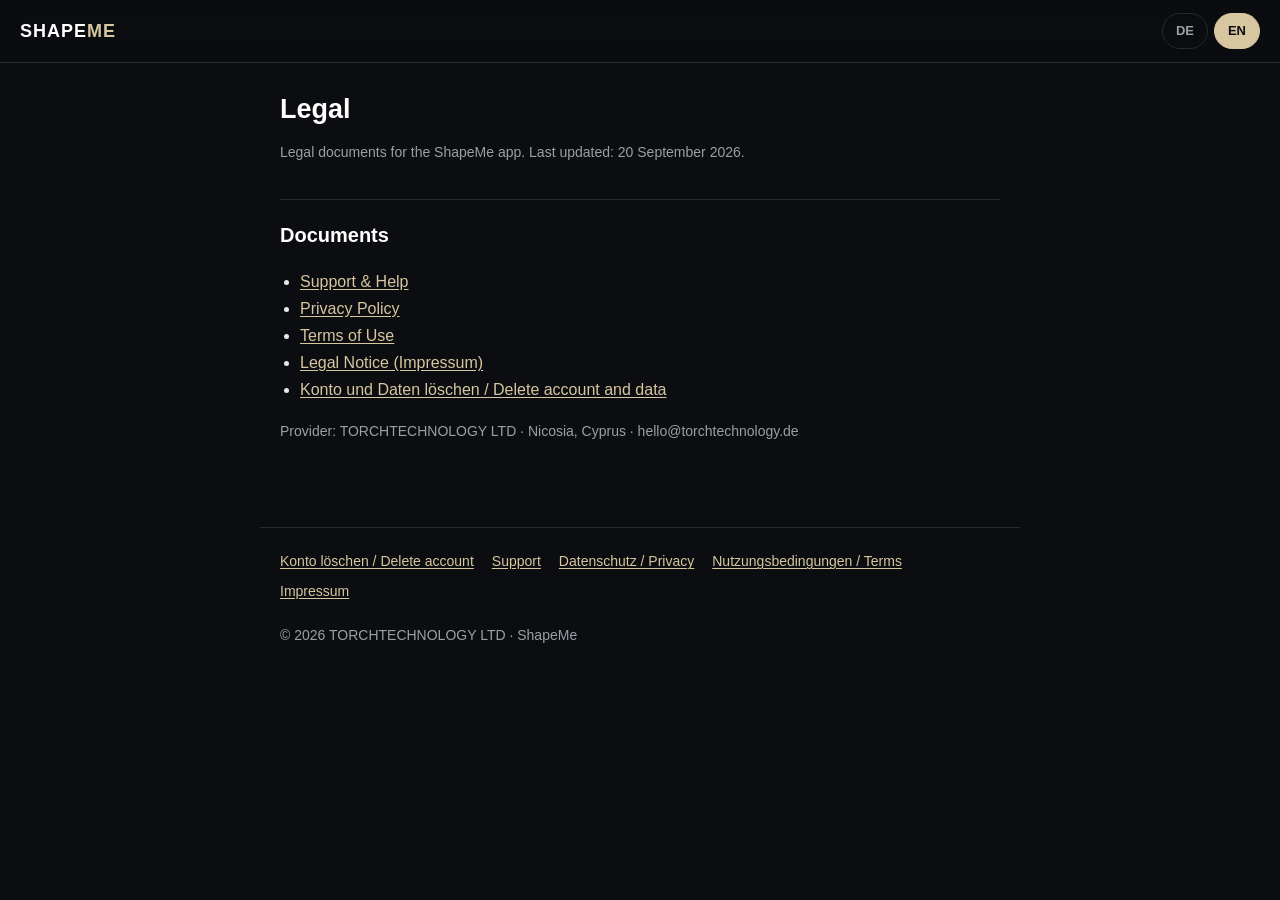
<file: index.html>
<!doctype html>
<html lang="de">
<head><meta charset="utf-8"><meta name="viewport" content="width=device-width, initial-scale=1">
<title>ShapeMe · Rechtliches / Legal</title><link rel="stylesheet" href="./style.css"></head>
<body class="show-de">
<header class="top"><a class="brand" href="./">SHAPE<b>ME</b></a>
<nav class="langtoggle"><button data-l="de">DE</button><button data-l="en">EN</button></nav></header>
<main>
<section class="lang lang-de">
<h1>Rechtliches</h1>
<p class="updated">Rechtliche Dokumente für die ShapeMe-App. Stand: 20. September 2026.</p>
<h2>Dokumente</h2>
<ul>
<li><a href="./support/">Support &amp; Hilfe</a></li>
<li><a href="./privacy/">Datenschutzerklärung</a></li>
<li><a href="./terms/">Nutzungsbedingungen (AGB)</a></li>
<li><a href="./impressum/">Impressum</a></li>
<li><a href="./delete-account/">Konto und Daten löschen / Delete account and data</a></li>
</ul>
<p class="muted">Anbieter: TORCHTECHNOLOGY LTD · Nikosia, Zypern · hello@torchtechnology.de</p>
</section>
<section class="lang lang-en">
<h1>Legal</h1>
<p class="updated">Legal documents for the ShapeMe app. Last updated: 20 September 2026.</p>
<h2>Documents</h2>
<ul>
<li><a href="./support/">Support &amp; Help</a></li>
<li><a href="./privacy/">Privacy Policy</a></li>
<li><a href="./terms/">Terms of Use</a></li>
<li><a href="./impressum/">Legal Notice (Impressum)</a></li>
<li><a href="./delete-account/">Konto und Daten löschen / Delete account and data</a></li>
</ul>
<p class="muted">Provider: TORCHTECHNOLOGY LTD · Nicosia, Cyprus · hello@torchtechnology.de</p>
</section>
</main>
<footer><a href="./delete-account/">Konto löschen / Delete account</a><a href="./support/">Support</a><a href="./privacy/">Datenschutz / Privacy</a><a href="./terms/">Nutzungsbedingungen / Terms</a><a href="./impressum/">Impressum</a><p class="muted">© 2026 TORCHTECHNOLOGY LTD · ShapeMe</p></footer>
<script>
(function(){var b=document.body;function set(l){b.classList.remove('show-de','show-en');b.classList.add('show-'+l);document.documentElement.lang=l;document.querySelectorAll('.langtoggle button').forEach(function(x){x.classList.toggle('active',x.dataset.l===l)});try{localStorage.setItem('sm-lang',l)}catch(e){}}
var s=null;try{s=localStorage.getItem('sm-lang')}catch(e){}
var init=(s==='de'||s==='en'?s:null)||(((navigator.language||'de').toLowerCase().indexOf('de')===0)?'de':'en');set(init);
document.querySelectorAll('.langtoggle button').forEach(function(x){x.addEventListener('click',function(){set(x.dataset.l)})});})();
</script>
</body></html>
</file>
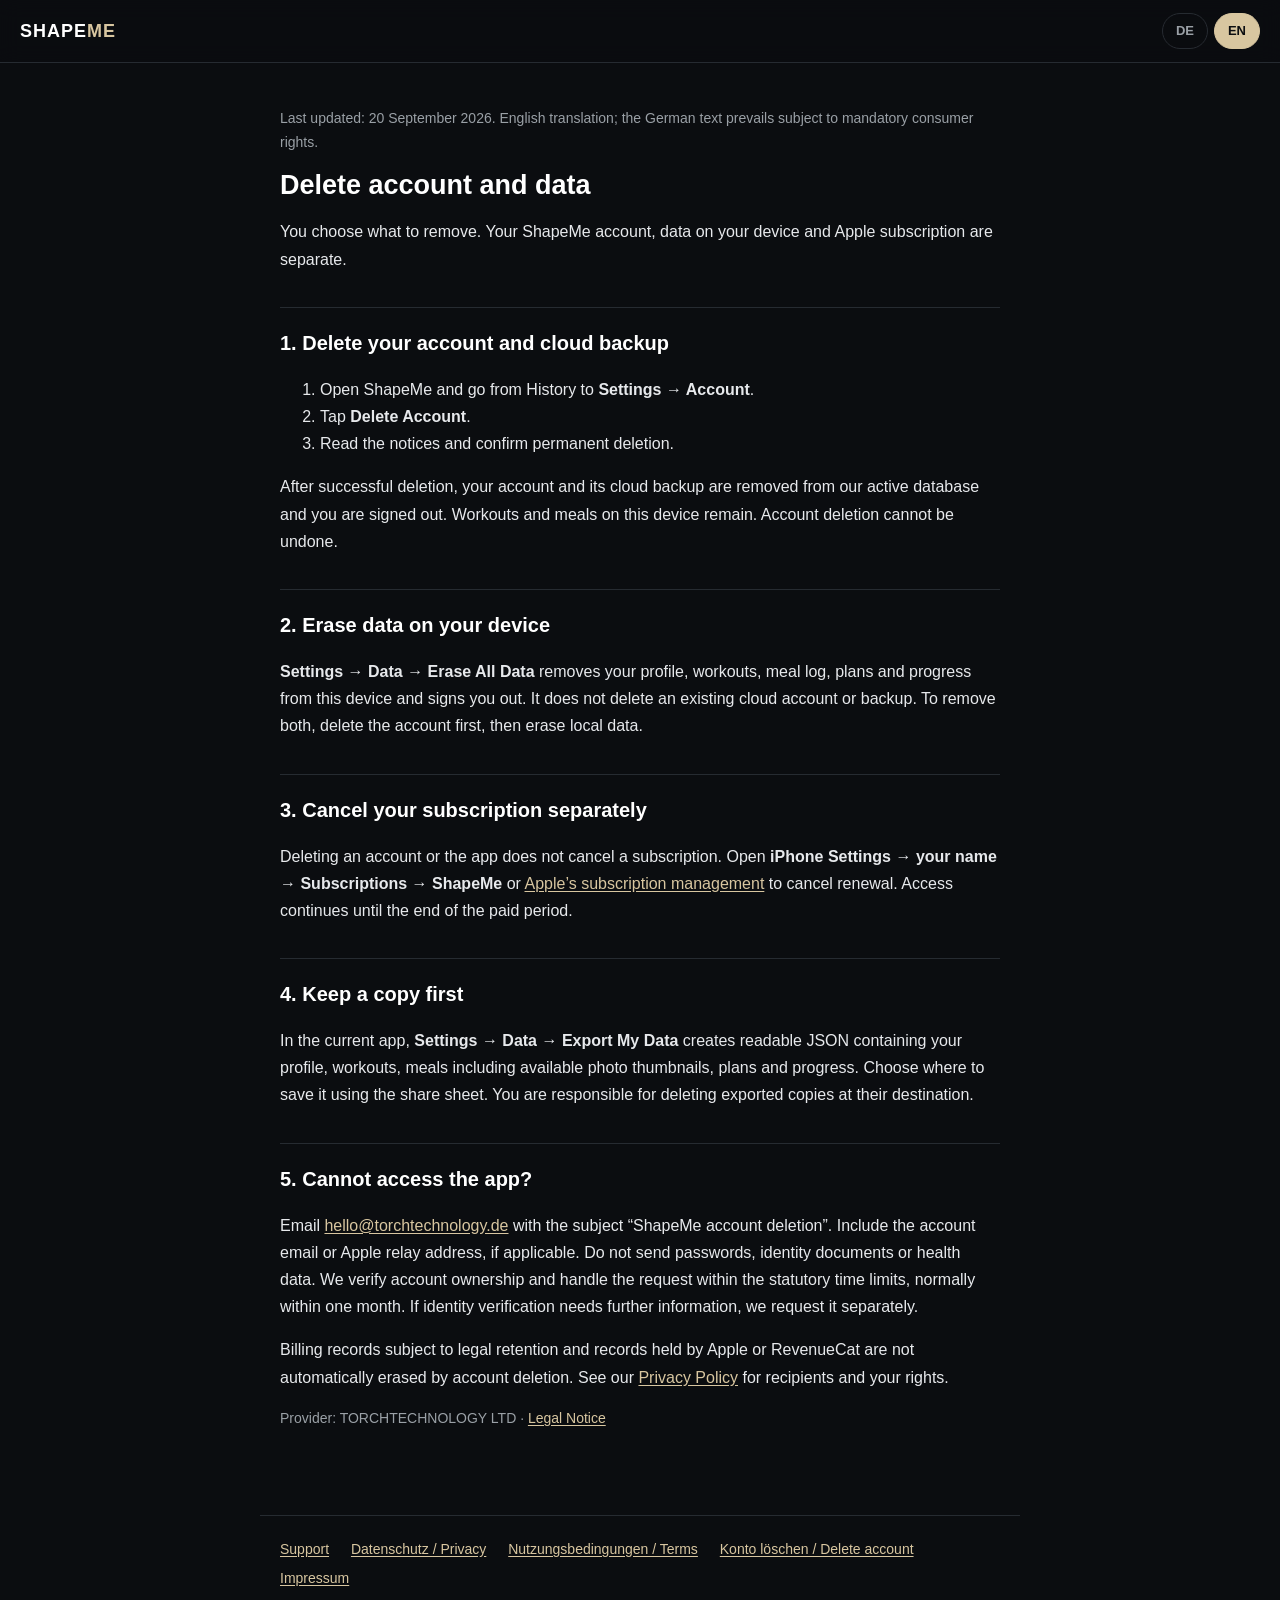
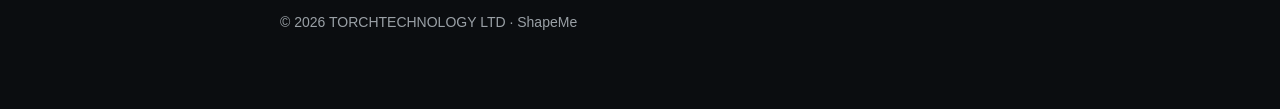
<file: delete-account/index.html>
<!doctype html>
<html lang="de">
<head>
<meta charset="utf-8">
<meta name="viewport" content="width=device-width, initial-scale=1">
<title>Konto und Daten löschen / Delete account and data · ShapeMe</title>
<link rel="stylesheet" href="../style.css">
</head>
<body class="show-de">
<header class="top">
<a class="brand" href="../">SHAPE<b>ME</b></a>
<nav class="langtoggle"><button data-l="de">DE</button><button data-l="en">EN</button></nav>
</header>
<main>
<section class="lang lang-de"><p class="updated">Stand: 20. September 2026</p>
<h1>Konto und Daten löschen</h1>
<p>Du bestimmst, was du entfernen möchtest. Ein ShapeMe-Konto, die Daten auf deinem Gerät und dein Apple-Abonnement sind getrennt.</p>
<h2>1. Konto und Cloud-Backup löschen</h2>
<ol><li>Öffne ShapeMe und gehe über den Verlauf zu <strong>Einstellungen → Konto</strong>.</li><li>Tippe auf <strong>Konto löschen</strong>.</li><li>Lies die Hinweise und bestätige die endgültige Löschung.</li></ol>
<p>Nach erfolgreicher Löschung werden das Nutzerkonto und das zugehörige Cloud-Backup aus unserer aktiven Datenbank entfernt. Du wirst abgemeldet. Deine Trainings und Mahlzeiten auf diesem Gerät bleiben erhalten. Die Löschung kann nicht rückgängig gemacht werden.</p>
<h2>2. Daten auf dem Gerät löschen</h2>
<p>Unter <strong>Einstellungen → Daten → Alle Daten löschen</strong> kannst du Profil, Trainingsverlauf, Ernährungsprotokoll, Pläne und Fortschritt auf diesem Gerät entfernen. Du wirst dabei abgemeldet. Ein vorhandenes Cloud-Konto und dessen Backup werden dadurch nicht gelöscht. Für beides zusammen lösche zuerst das Konto und anschließend die lokalen Daten.</p>
<h2>3. Abo separat kündigen</h2>
<p>Die Löschung eines Kontos oder der App kündigt kein Abo. Öffne auf deinem iPhone <strong>Einstellungen → dein Name → Abonnements → ShapeMe</strong> oder die <a href="https://apps.apple.com/account/subscriptions">Apple-Abonnementverwaltung</a>. Dort kannst du die Verlängerung kündigen. Dein Zugang bleibt bis zum Ende des bezahlten Zeitraums bestehen.</p>
<h2>4. Vorher eine Kopie behalten</h2>
<p><strong>Einstellungen → Daten → Meine Daten exportieren</strong> erstellt in der aktuellen App eine lesbare JSON-Datei mit deinem Profil, Trainings und Mahlzeiten einschließlich vorhandener Foto-Miniaturbilder, Plänen und Fortschritt. Du entscheidest im Teilen-Menü, wo die Datei gespeichert wird. Exportierte Kopien musst du am jeweiligen Speicherort selbst löschen.</p>
<h2>5. Kein Zugang zur App?</h2>
<p>Schreibe an <a href="mailto:hello@torchtechnology.de?subject=ShapeMe%20Kontol%C3%B6schung">hello@torchtechnology.de</a> mit dem Betreff „ShapeMe Kontolöschung“. Nenne die Konto-E-Mail; bei „Mit Apple anmelden“ gegebenenfalls die Apple-Weiterleitungsadresse. Sende keine Passwörter, Ausweiskopien oder Gesundheitsdaten. Wir prüfen die Kontozuordnung und bearbeiten das Anliegen nach den gesetzlichen Fristen, regelmäßig innerhalb eines Monats. Wenn die Identität noch nicht hinreichend gesichert ist, fragen wir die dafür erforderlichen Informationen gesondert an.</p>
<p>Gesetzlich aufzubewahrende Abrechnungsnachweise und Daten bei Apple oder RevenueCat folgen deren Aufbewahrungspflichten; eine Kontolöschung entfernt diese nicht automatisch. Weitere Angaben zu Empfängern und Rechten stehen in der <a href="../privacy/">Datenschutzerklärung</a>.</p>
<p class="muted">Anbieter: TORCHTECHNOLOGY LTD · <a href="../impressum/">Impressum</a></p>
</section>
<section class="lang lang-en"><p class="updated">Last updated: 20 September 2026. English translation; the German text prevails subject to mandatory consumer rights.</p>
<h1>Delete account and data</h1>
<p>You choose what to remove. Your ShapeMe account, data on your device and Apple subscription are separate.</p>
<h2>1. Delete your account and cloud backup</h2>
<ol><li>Open ShapeMe and go from History to <strong>Settings → Account</strong>.</li><li>Tap <strong>Delete Account</strong>.</li><li>Read the notices and confirm permanent deletion.</li></ol>
<p>After successful deletion, your account and its cloud backup are removed from our active database and you are signed out. Workouts and meals on this device remain. Account deletion cannot be undone.</p>
<h2>2. Erase data on your device</h2>
<p><strong>Settings → Data → Erase All Data</strong> removes your profile, workouts, meal log, plans and progress from this device and signs you out. It does not delete an existing cloud account or backup. To remove both, delete the account first, then erase local data.</p>
<h2>3. Cancel your subscription separately</h2>
<p>Deleting an account or the app does not cancel a subscription. Open <strong>iPhone Settings → your name → Subscriptions → ShapeMe</strong> or <a href="https://apps.apple.com/account/subscriptions">Apple’s subscription management</a> to cancel renewal. Access continues until the end of the paid period.</p>
<h2>4. Keep a copy first</h2>
<p>In the current app, <strong>Settings → Data → Export My Data</strong> creates readable JSON containing your profile, workouts, meals including available photo thumbnails, plans and progress. Choose where to save it using the share sheet. You are responsible for deleting exported copies at their destination.</p>
<h2>5. Cannot access the app?</h2>
<p>Email <a href="mailto:hello@torchtechnology.de?subject=ShapeMe%20account%20deletion">hello@torchtechnology.de</a> with the subject “ShapeMe account deletion”. Include the account email or Apple relay address, if applicable. Do not send passwords, identity documents or health data. We verify account ownership and handle the request within the statutory time limits, normally within one month. If identity verification needs further information, we request it separately.</p>
<p>Billing records subject to legal retention and records held by Apple or RevenueCat are not automatically erased by account deletion. See our <a href="../privacy/">Privacy Policy</a> for recipients and your rights.</p>
<p class="muted">Provider: TORCHTECHNOLOGY LTD · <a href="../impressum/">Legal Notice</a></p>
</section>
</main>
<footer>
<a href="../support/">Support</a>
<a href="../privacy/">Datenschutz / Privacy</a>
<a href="../terms/">Nutzungsbedingungen / Terms</a>
<a href="../delete-account/">Konto löschen / Delete account</a>
<a href="../impressum/">Impressum</a>
<p class="muted">© 2026 TORCHTECHNOLOGY LTD · ShapeMe</p>
</footer>
<script>
(function(){var b=document.body;function set(l){b.classList.remove('show-de','show-en');b.classList.add('show-'+l);document.documentElement.lang=l;document.querySelectorAll('.langtoggle button').forEach(function(x){x.classList.toggle('active',x.dataset.l===l)});try{localStorage.setItem('sm-lang',l)}catch(e){}}
var s=null;try{s=localStorage.getItem('sm-lang')}catch(e){}
var init=(s==='de'||s==='en'?s:null)||(((navigator.language||'de').toLowerCase().indexOf('de')===0)?'de':'en');set(init);
document.querySelectorAll('.langtoggle button').forEach(function(x){x.addEventListener('click',function(){set(x.dataset.l)})});})();
</script>
</body>
</html>
</file>
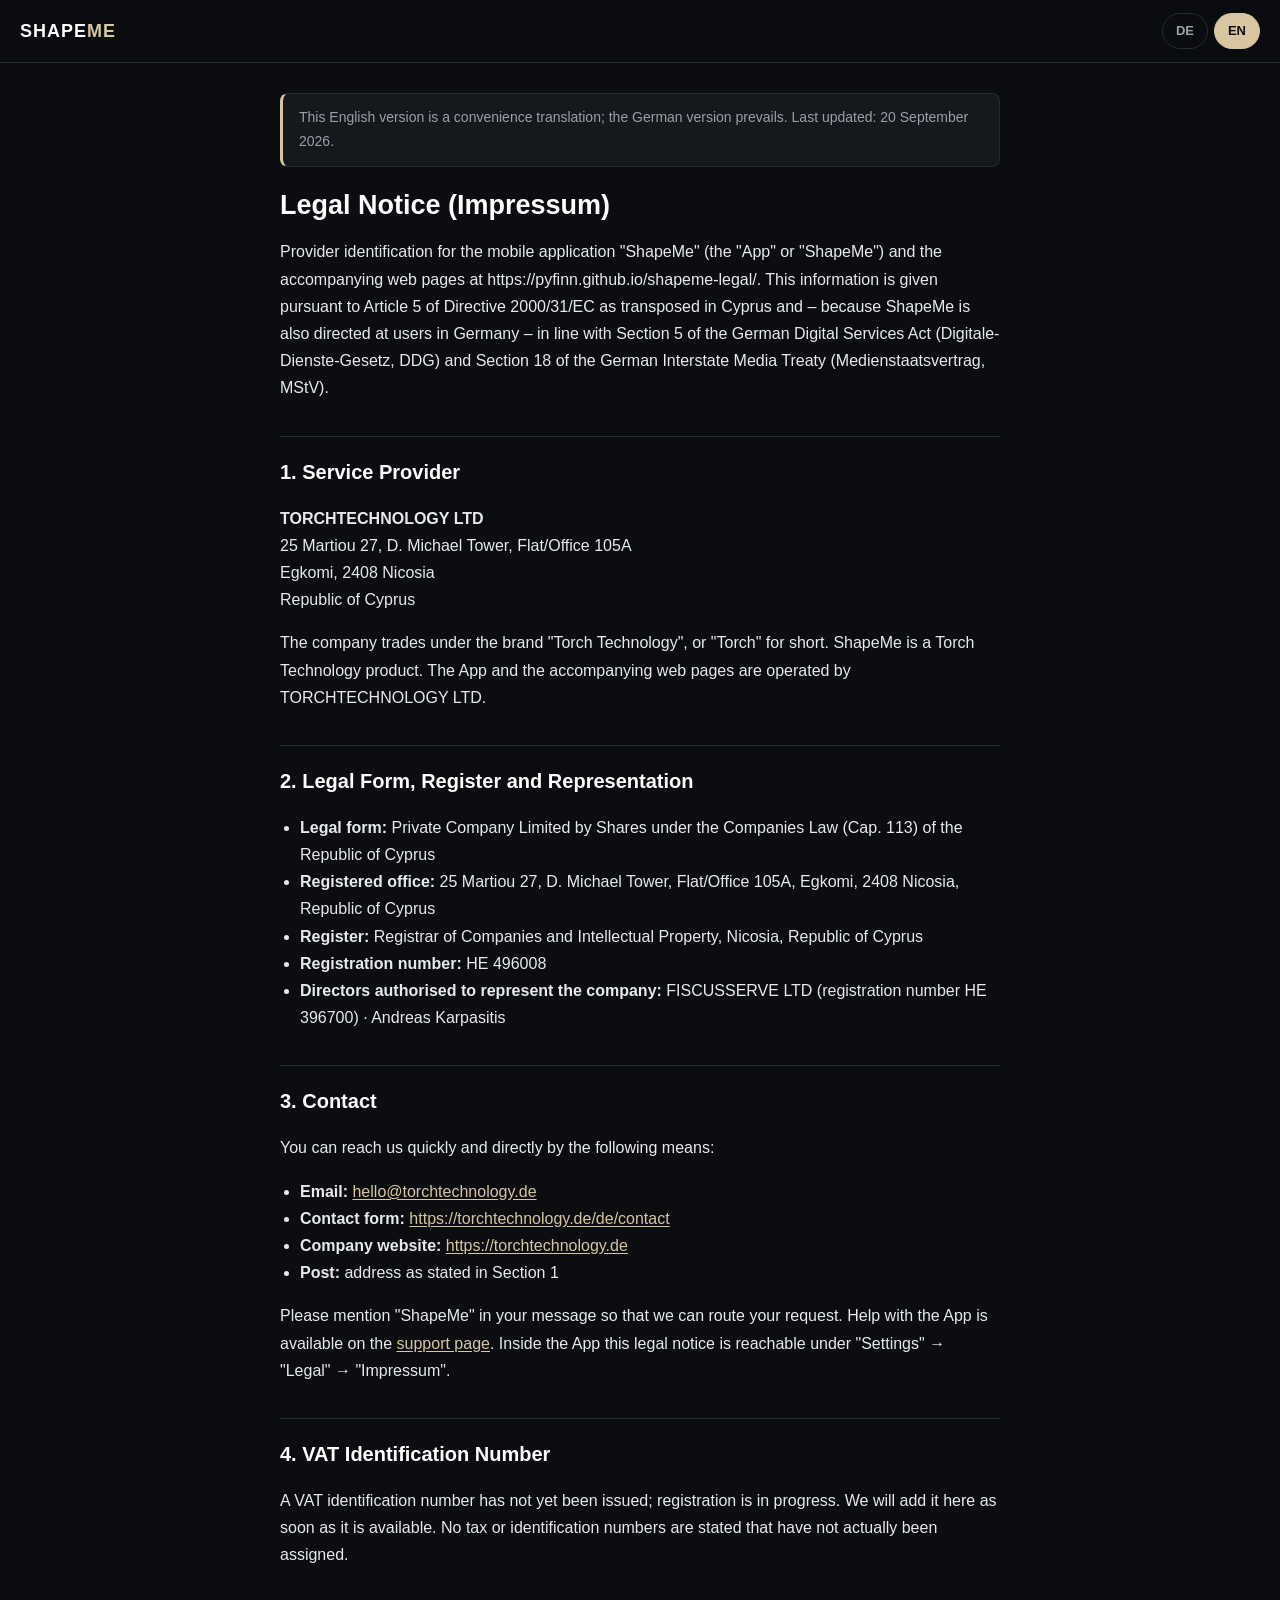
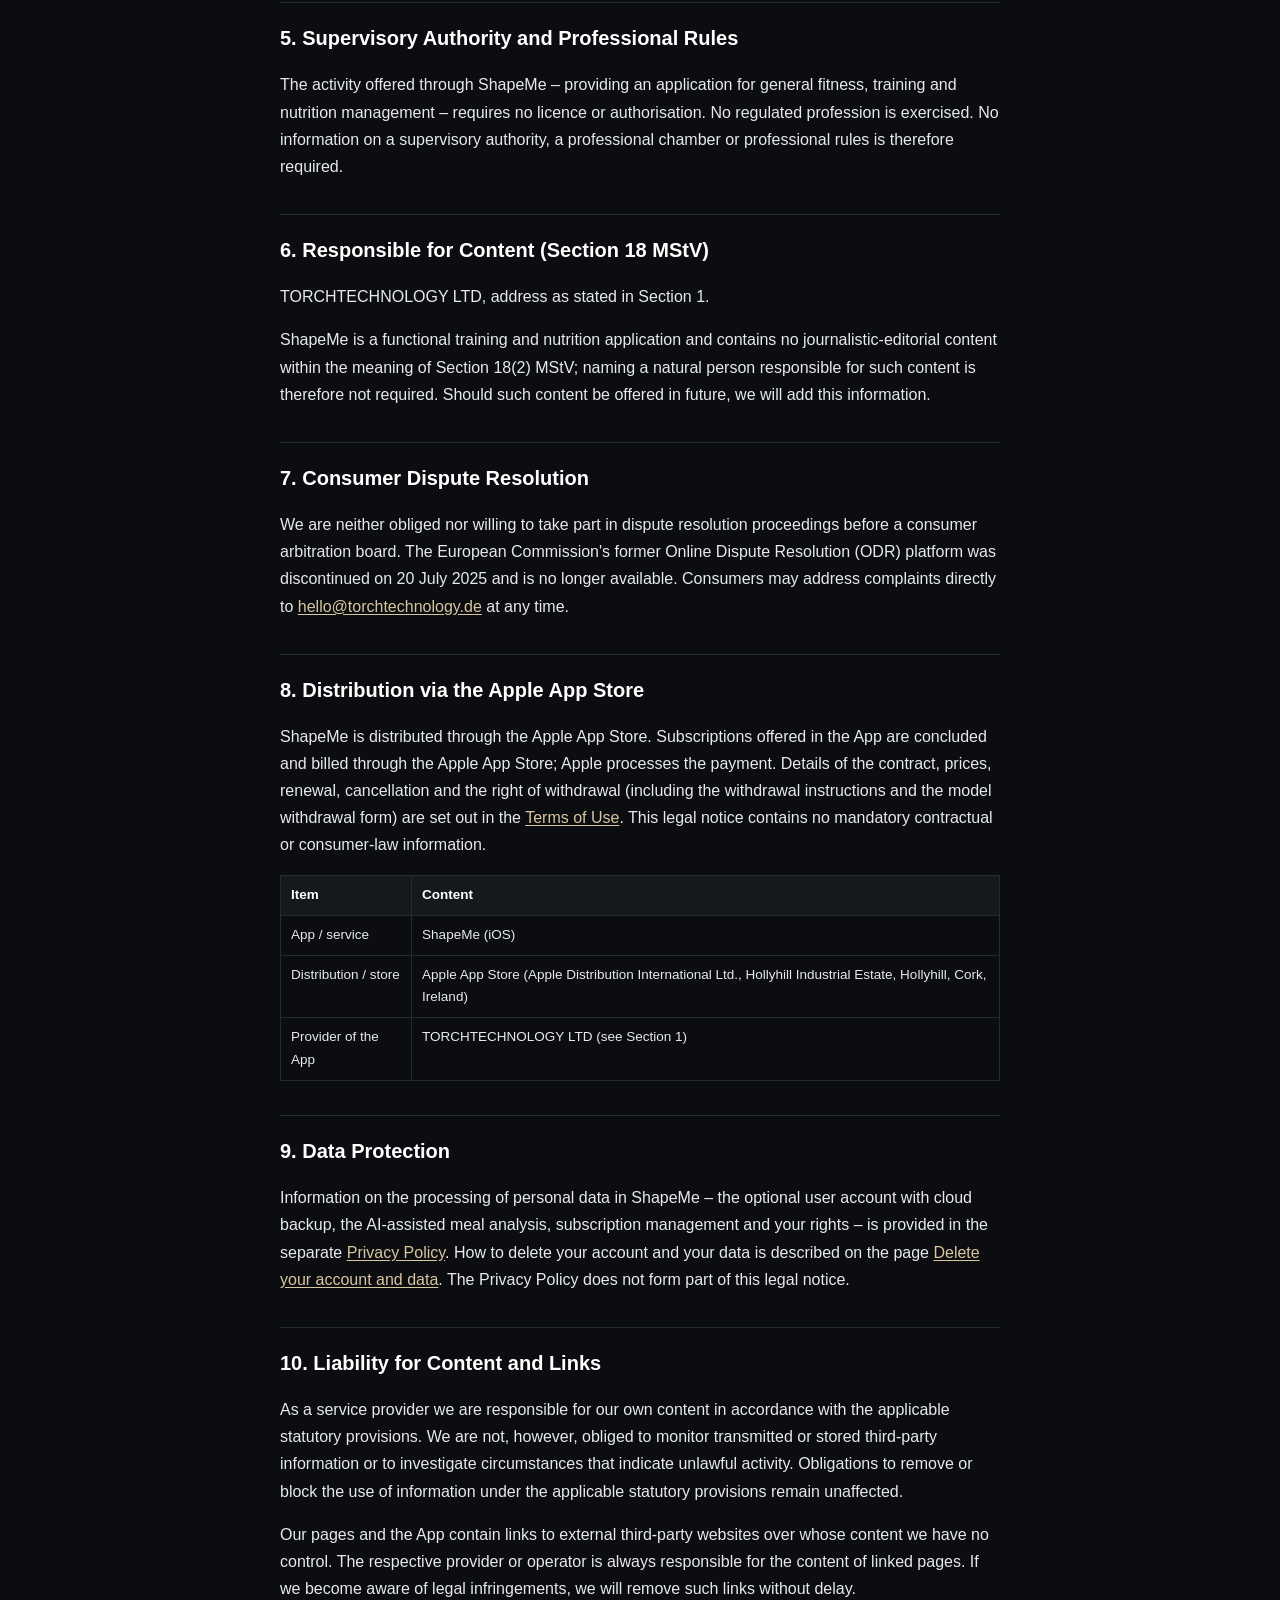
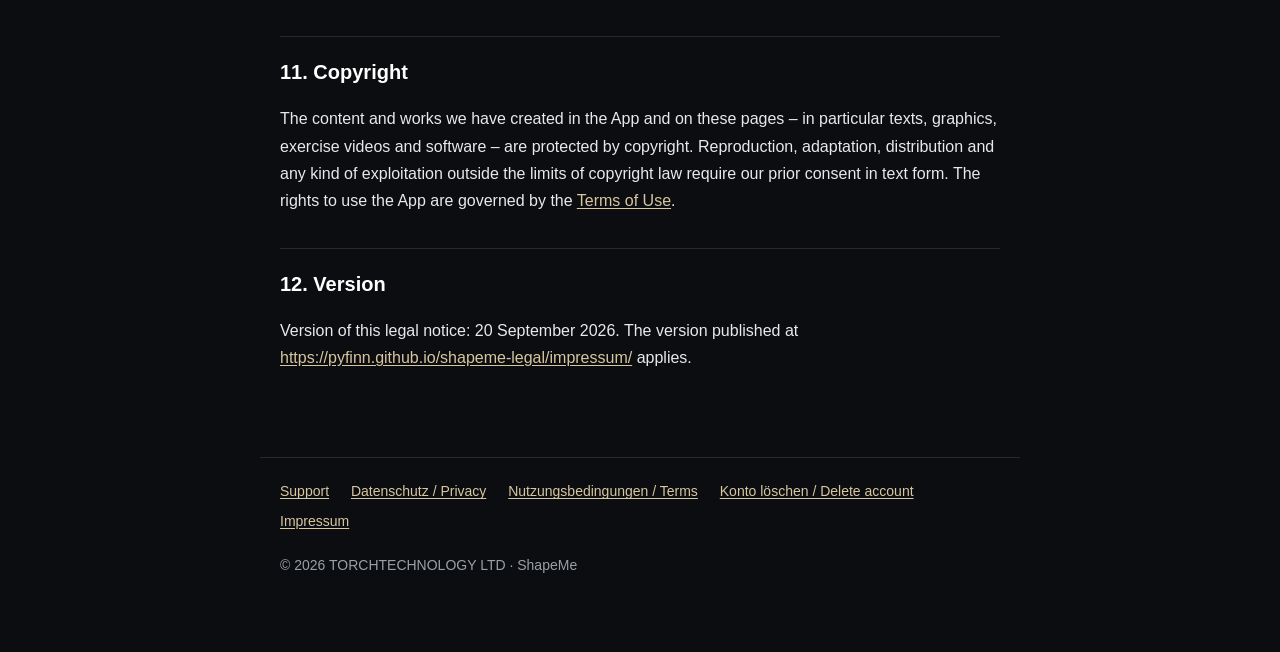
<file: impressum/index.html>
<!doctype html>
<html lang="de">
<head>
<meta charset="utf-8">
<meta name="viewport" content="width=device-width, initial-scale=1">
<title>Impressum / Legal Notice · ShapeMe</title>
<link rel="stylesheet" href="../style.css">
</head>
<body class="show-de">
<header class="top">
<a class="brand" href="../">SHAPE<b>ME</b></a>
<nav class="langtoggle"><button data-l="de">DE</button><button data-l="en">EN</button></nav>
</header>
<main>
<section class="lang lang-de"><p class="disclaimer">Dies ist die rechtsverbindliche deutsche Fassung. Stand: 20. September 2026.</p><h1>Impressum</h1>

<p>Anbieterkennzeichnung für die mobile Anwendung „ShapeMe" (nachfolgend „App" oder „ShapeMe") und die zugehörigen Webseiten unter https://pyfinn.github.io/shapeme-legal/. Die Angaben erfolgen gemäß Art. 5 der Richtlinie 2000/31/EG in ihrer zyprischen Umsetzung sowie – weil sich ShapeMe auch an Nutzerinnen und Nutzer in Deutschland richtet – nach Maßgabe von § 5 Digitale-Dienste-Gesetz (DDG) und § 18 Medienstaatsvertrag (MStV).</p>

<h2>1. Diensteanbieter</h2>

<p>
<strong>TORCHTECHNOLOGY LTD</strong><br>
25 Martiou 27, D. Michael Tower, Flat/Office 105A<br>
Egkomi, 2408 Nicosia<br>
Republik Zypern
</p>

<p>Die Gesellschaft tritt im Markt unter der Marke „Torch Technology", kurz „Torch", auf. ShapeMe ist ein Produkt von Torch Technology. Die App und die zugehörigen Webseiten werden von der TORCHTECHNOLOGY LTD betrieben.</p>

<h2>2. Rechtsform, Register und Vertretung</h2>

<ul>
  <li><strong>Rechtsform:</strong> Private Company Limited by Shares (private Gesellschaft mit beschränkter Haftung) nach dem Companies Law (Cap. 113) der Republik Zypern</li>
  <li><strong>Eingetragener Sitz:</strong> 25 Martiou 27, D. Michael Tower, Flat/Office 105A, Egkomi, 2408 Nicosia, Republik Zypern</li>
  <li><strong>Register:</strong> Registrar of Companies and Intellectual Property, Nicosia, Republik Zypern</li>
  <li><strong>Registernummer:</strong> HE 496008</li>
  <li><strong>Vertretungsberechtigte Geschäftsführung (Directors):</strong> FISCUSSERVE LTD (Registernummer HE 396700) · Andreas Karpasitis</li>
</ul>

<h2>3. Kontakt</h2>

<p>Eine schnelle elektronische Kontaktaufnahme und unmittelbare Kommunikation ist über folgende Wege möglich:</p>

<ul>
  <li><strong>E-Mail:</strong> <a href="mailto:hello@torchtechnology.de">hello@torchtechnology.de</a></li>
  <li><strong>Kontaktformular:</strong> <a href="https://torchtechnology.de/de/contact">https://torchtechnology.de/de/contact</a></li>
  <li><strong>Website des Unternehmens:</strong> <a href="https://torchtechnology.de">https://torchtechnology.de</a></li>
  <li><strong>Postweg:</strong> Anschrift wie unter Ziffer 1</li>
</ul>

<p>Bitte nennen Sie in Ihrer Nachricht „ShapeMe", damit wir Ihr Anliegen zuordnen können. Hilfe zur App finden Sie auf der <a href="../support/">Support-Seite</a>. In der App ist dieses Impressum unter „Einstellungen" → „Rechtliches" → „Impressum" erreichbar.</p>

<h2>4. Umsatzsteuer-Identifikationsnummer</h2>

<p>Eine Umsatzsteuer-Identifikationsnummer ist noch nicht erteilt; die Registrierung ist in Bearbeitung. Wir ergänzen sie an dieser Stelle, sobald sie vorliegt. Es werden keine Steuer- oder Identifikationsnummern angegeben, die nicht tatsächlich vergeben wurden.</p>

<h2>5. Aufsichtsbehörde und berufsrechtliche Angaben</h2>

<p>Die mit ShapeMe angebotene Tätigkeit – die Bereitstellung einer Anwendung für allgemeines Fitness-, Trainings- und Ernährungsmanagement – ist nicht zulassungs- oder genehmigungspflichtig. Es wird kein reglementierter oder kammergebundener Beruf ausgeübt. Angaben zu einer Aufsichtsbehörde, einer Kammer oder zu berufsrechtlichen Regelungen sind daher nicht zu machen.</p>

<h2>6. Verantwortlich für den Inhalt (§ 18 MStV)</h2>

<p>TORCHTECHNOLOGY LTD, Anschrift wie unter Ziffer 1.</p>

<p>ShapeMe ist eine funktionale Trainings- und Ernährungs-Anwendung und enthält keine journalistisch-redaktionell gestalteten Angebote im Sinne des § 18 Abs. 2 MStV; die Benennung einer hierfür verantwortlichen natürlichen Person ist deshalb nicht erforderlich. Sollten künftig solche Inhalte angeboten werden, ergänzen wir diese Angabe.</p>

<h2>7. Verbraucherstreitbeilegung</h2>

<p>Wir sind zur Teilnahme an einem Streitbeilegungsverfahren vor einer Verbraucherschlichtungsstelle weder verpflichtet noch bereit. Die frühere Plattform der Europäischen Kommission zur Online-Streitbeilegung (OS-Plattform) wurde zum 20. Juli 2025 eingestellt und steht nicht mehr zur Verfügung. Verbraucherinnen und Verbraucher können sich mit Beschwerden jederzeit unmittelbar an <a href="mailto:hello@torchtechnology.de">hello@torchtechnology.de</a> wenden.</p>

<h2>8. Vertrieb über den Apple App Store</h2>

<p>ShapeMe wird über den Apple App Store vertrieben. Die in der App angebotenen Abonnements werden über den Apple App Store abgeschlossen und abgerechnet; Apple wickelt die Zahlung ab. Einzelheiten zu Vertrag, Preisen, Verlängerung, Kündigung und Widerrufsrecht (einschließlich Widerrufsbelehrung und Muster-Widerrufsformular) ergeben sich aus den <a href="../terms/">Nutzungsbedingungen</a>. Dieses Impressum enthält keine vertraglichen oder verbraucherrechtlichen Pflichtangaben.</p>

<table>
  <thead><tr><th>Angabe</th><th>Inhalt</th></tr></thead>
  <tbody>
    <tr><td>App / Dienst</td><td>ShapeMe (iOS)</td></tr>
    <tr><td>Vertrieb / Store</td><td>Apple App Store (Apple Distribution International Ltd., Hollyhill Industrial Estate, Hollyhill, Cork, Irland)</td></tr>
    <tr><td>Anbieter der App</td><td>TORCHTECHNOLOGY LTD (siehe Ziffer 1)</td></tr>
  </tbody>
</table>

<h2>9. Datenschutz</h2>

<p>Informationen zur Verarbeitung personenbezogener Daten in ShapeMe – zum optionalen Nutzerkonto mit Cloud-Sicherung, zur KI-gestützten Mahlzeitenanalyse, zur Abonnementverwaltung und zu Ihren Rechten – finden Sie in der gesonderten <a href="../privacy/">Datenschutzerklärung</a>. Wie Sie Ihr Konto und Ihre Daten löschen, beschreibt die Seite <a href="../delete-account/">Konto und Daten löschen</a>. Die Datenschutzerklärung ist nicht Bestandteil dieses Impressums.</p>

<h2>10. Haftung für Inhalte und Links</h2>

<p>Als Diensteanbieter sind wir für eigene Inhalte nach den geltenden gesetzlichen Bestimmungen verantwortlich. Wir sind jedoch nicht verpflichtet, übermittelte oder gespeicherte fremde Informationen zu überwachen oder nach Umständen zu forschen, die auf eine rechtswidrige Tätigkeit hinweisen. Verpflichtungen zur Entfernung oder Sperrung der Nutzung von Informationen nach den geltenden gesetzlichen Bestimmungen bleiben hiervon unberührt.</p>

<p>Unsere Seiten und die App enthalten Links zu externen Websites Dritter, auf deren Inhalte wir keinen Einfluss haben. Für die Inhalte der verlinkten Seiten ist stets der jeweilige Anbieter oder Betreiber verantwortlich. Bei Bekanntwerden von Rechtsverletzungen entfernen wir derartige Links umgehend.</p>

<h2>11. Urheberrecht</h2>

<p>Die von uns erstellten Inhalte und Werke in der App und auf diesen Seiten – insbesondere Texte, Grafiken, Übungsvideos und Software – sind urheberrechtlich geschützt. Vervielfältigung, Bearbeitung, Verbreitung und jede Art der Verwertung außerhalb der Grenzen des Urheberrechts bedürfen unserer vorherigen Zustimmung in Textform. Die Nutzungsrechte an der App regeln die <a href="../terms/">Nutzungsbedingungen</a>.</p>

<h2>12. Stand</h2>

<p>Stand dieses Impressums: 20. September 2026. Es gilt die jeweils unter <a href="https://pyfinn.github.io/shapeme-legal/impressum/">https://pyfinn.github.io/shapeme-legal/impressum/</a> veröffentlichte Fassung.</p></section>
<section class="lang lang-en"><p class="disclaimer">This English version is a convenience translation; the German version prevails. Last updated: 20 September 2026.</p><h1>Legal Notice (Impressum)</h1>

<p>Provider identification for the mobile application "ShapeMe" (the "App" or "ShapeMe") and the accompanying web pages at https://pyfinn.github.io/shapeme-legal/. This information is given pursuant to Article 5 of Directive 2000/31/EC as transposed in Cyprus and – because ShapeMe is also directed at users in Germany – in line with Section 5 of the German Digital Services Act (Digitale-Dienste-Gesetz, DDG) and Section 18 of the German Interstate Media Treaty (Medienstaatsvertrag, MStV).</p>

<h2>1. Service Provider</h2>

<p>
<strong>TORCHTECHNOLOGY LTD</strong><br>
25 Martiou 27, D. Michael Tower, Flat/Office 105A<br>
Egkomi, 2408 Nicosia<br>
Republic of Cyprus
</p>

<p>The company trades under the brand "Torch Technology", or "Torch" for short. ShapeMe is a Torch Technology product. The App and the accompanying web pages are operated by TORCHTECHNOLOGY LTD.</p>

<h2>2. Legal Form, Register and Representation</h2>

<ul>
  <li><strong>Legal form:</strong> Private Company Limited by Shares under the Companies Law (Cap. 113) of the Republic of Cyprus</li>
  <li><strong>Registered office:</strong> 25 Martiou 27, D. Michael Tower, Flat/Office 105A, Egkomi, 2408 Nicosia, Republic of Cyprus</li>
  <li><strong>Register:</strong> Registrar of Companies and Intellectual Property, Nicosia, Republic of Cyprus</li>
  <li><strong>Registration number:</strong> HE 496008</li>
  <li><strong>Directors authorised to represent the company:</strong> FISCUSSERVE LTD (registration number HE 396700) · Andreas Karpasitis</li>
</ul>

<h2>3. Contact</h2>

<p>You can reach us quickly and directly by the following means:</p>

<ul>
  <li><strong>Email:</strong> <a href="mailto:hello@torchtechnology.de">hello@torchtechnology.de</a></li>
  <li><strong>Contact form:</strong> <a href="https://torchtechnology.de/de/contact">https://torchtechnology.de/de/contact</a></li>
  <li><strong>Company website:</strong> <a href="https://torchtechnology.de">https://torchtechnology.de</a></li>
  <li><strong>Post:</strong> address as stated in Section 1</li>
</ul>

<p>Please mention "ShapeMe" in your message so that we can route your request. Help with the App is available on the <a href="../support/">support page</a>. Inside the App this legal notice is reachable under "Settings" → "Legal" → "Impressum".</p>

<h2>4. VAT Identification Number</h2>

<p>A VAT identification number has not yet been issued; registration is in progress. We will add it here as soon as it is available. No tax or identification numbers are stated that have not actually been assigned.</p>

<h2>5. Supervisory Authority and Professional Rules</h2>

<p>The activity offered through ShapeMe – providing an application for general fitness, training and nutrition management – requires no licence or authorisation. No regulated profession is exercised. No information on a supervisory authority, a professional chamber or professional rules is therefore required.</p>

<h2>6. Responsible for Content (Section 18 MStV)</h2>

<p>TORCHTECHNOLOGY LTD, address as stated in Section 1.</p>

<p>ShapeMe is a functional training and nutrition application and contains no journalistic-editorial content within the meaning of Section 18(2) MStV; naming a natural person responsible for such content is therefore not required. Should such content be offered in future, we will add this information.</p>

<h2>7. Consumer Dispute Resolution</h2>

<p>We are neither obliged nor willing to take part in dispute resolution proceedings before a consumer arbitration board. The European Commission's former Online Dispute Resolution (ODR) platform was discontinued on 20 July 2025 and is no longer available. Consumers may address complaints directly to <a href="mailto:hello@torchtechnology.de">hello@torchtechnology.de</a> at any time.</p>

<h2>8. Distribution via the Apple App Store</h2>

<p>ShapeMe is distributed through the Apple App Store. Subscriptions offered in the App are concluded and billed through the Apple App Store; Apple processes the payment. Details of the contract, prices, renewal, cancellation and the right of withdrawal (including the withdrawal instructions and the model withdrawal form) are set out in the <a href="../terms/">Terms of Use</a>. This legal notice contains no mandatory contractual or consumer-law information.</p>

<table>
  <thead><tr><th>Item</th><th>Content</th></tr></thead>
  <tbody>
    <tr><td>App / service</td><td>ShapeMe (iOS)</td></tr>
    <tr><td>Distribution / store</td><td>Apple App Store (Apple Distribution International Ltd., Hollyhill Industrial Estate, Hollyhill, Cork, Ireland)</td></tr>
    <tr><td>Provider of the App</td><td>TORCHTECHNOLOGY LTD (see Section 1)</td></tr>
  </tbody>
</table>

<h2>9. Data Protection</h2>

<p>Information on the processing of personal data in ShapeMe – the optional user account with cloud backup, the AI-assisted meal analysis, subscription management and your rights – is provided in the separate <a href="../privacy/">Privacy Policy</a>. How to delete your account and your data is described on the page <a href="../delete-account/">Delete your account and data</a>. The Privacy Policy does not form part of this legal notice.</p>

<h2>10. Liability for Content and Links</h2>

<p>As a service provider we are responsible for our own content in accordance with the applicable statutory provisions. We are not, however, obliged to monitor transmitted or stored third-party information or to investigate circumstances that indicate unlawful activity. Obligations to remove or block the use of information under the applicable statutory provisions remain unaffected.</p>

<p>Our pages and the App contain links to external third-party websites over whose content we have no control. The respective provider or operator is always responsible for the content of linked pages. If we become aware of legal infringements, we will remove such links without delay.</p>

<h2>11. Copyright</h2>

<p>The content and works we have created in the App and on these pages – in particular texts, graphics, exercise videos and software – are protected by copyright. Reproduction, adaptation, distribution and any kind of exploitation outside the limits of copyright law require our prior consent in text form. The rights to use the App are governed by the <a href="../terms/">Terms of Use</a>.</p>

<h2>12. Version</h2>

<p>Version of this legal notice: 20 September 2026. The version published at <a href="https://pyfinn.github.io/shapeme-legal/impressum/">https://pyfinn.github.io/shapeme-legal/impressum/</a> applies.</p></section>
</main>
<footer>
<a href="../support/">Support</a>
<a href="../privacy/">Datenschutz / Privacy</a>
<a href="../terms/">Nutzungsbedingungen / Terms</a>
<a href="../delete-account/">Konto löschen / Delete account</a>
<a href="../impressum/">Impressum</a>
<p class="muted">© 2026 TORCHTECHNOLOGY LTD · ShapeMe</p>
</footer>
<script>
(function(){var b=document.body;function set(l){b.classList.remove('show-de','show-en');b.classList.add('show-'+l);document.documentElement.lang=l;document.querySelectorAll('.langtoggle button').forEach(function(x){x.classList.toggle('active',x.dataset.l===l)});try{localStorage.setItem('sm-lang',l)}catch(e){}}
var s=null;try{s=localStorage.getItem('sm-lang')}catch(e){}
var init=(s==='de'||s==='en'?s:null)||(((navigator.language||'de').toLowerCase().indexOf('de')===0)?'de':'en');set(init);
document.querySelectorAll('.langtoggle button').forEach(function(x){x.addEventListener('click',function(){set(x.dataset.l)})});})();
</script>
</body>
</html>
</file>
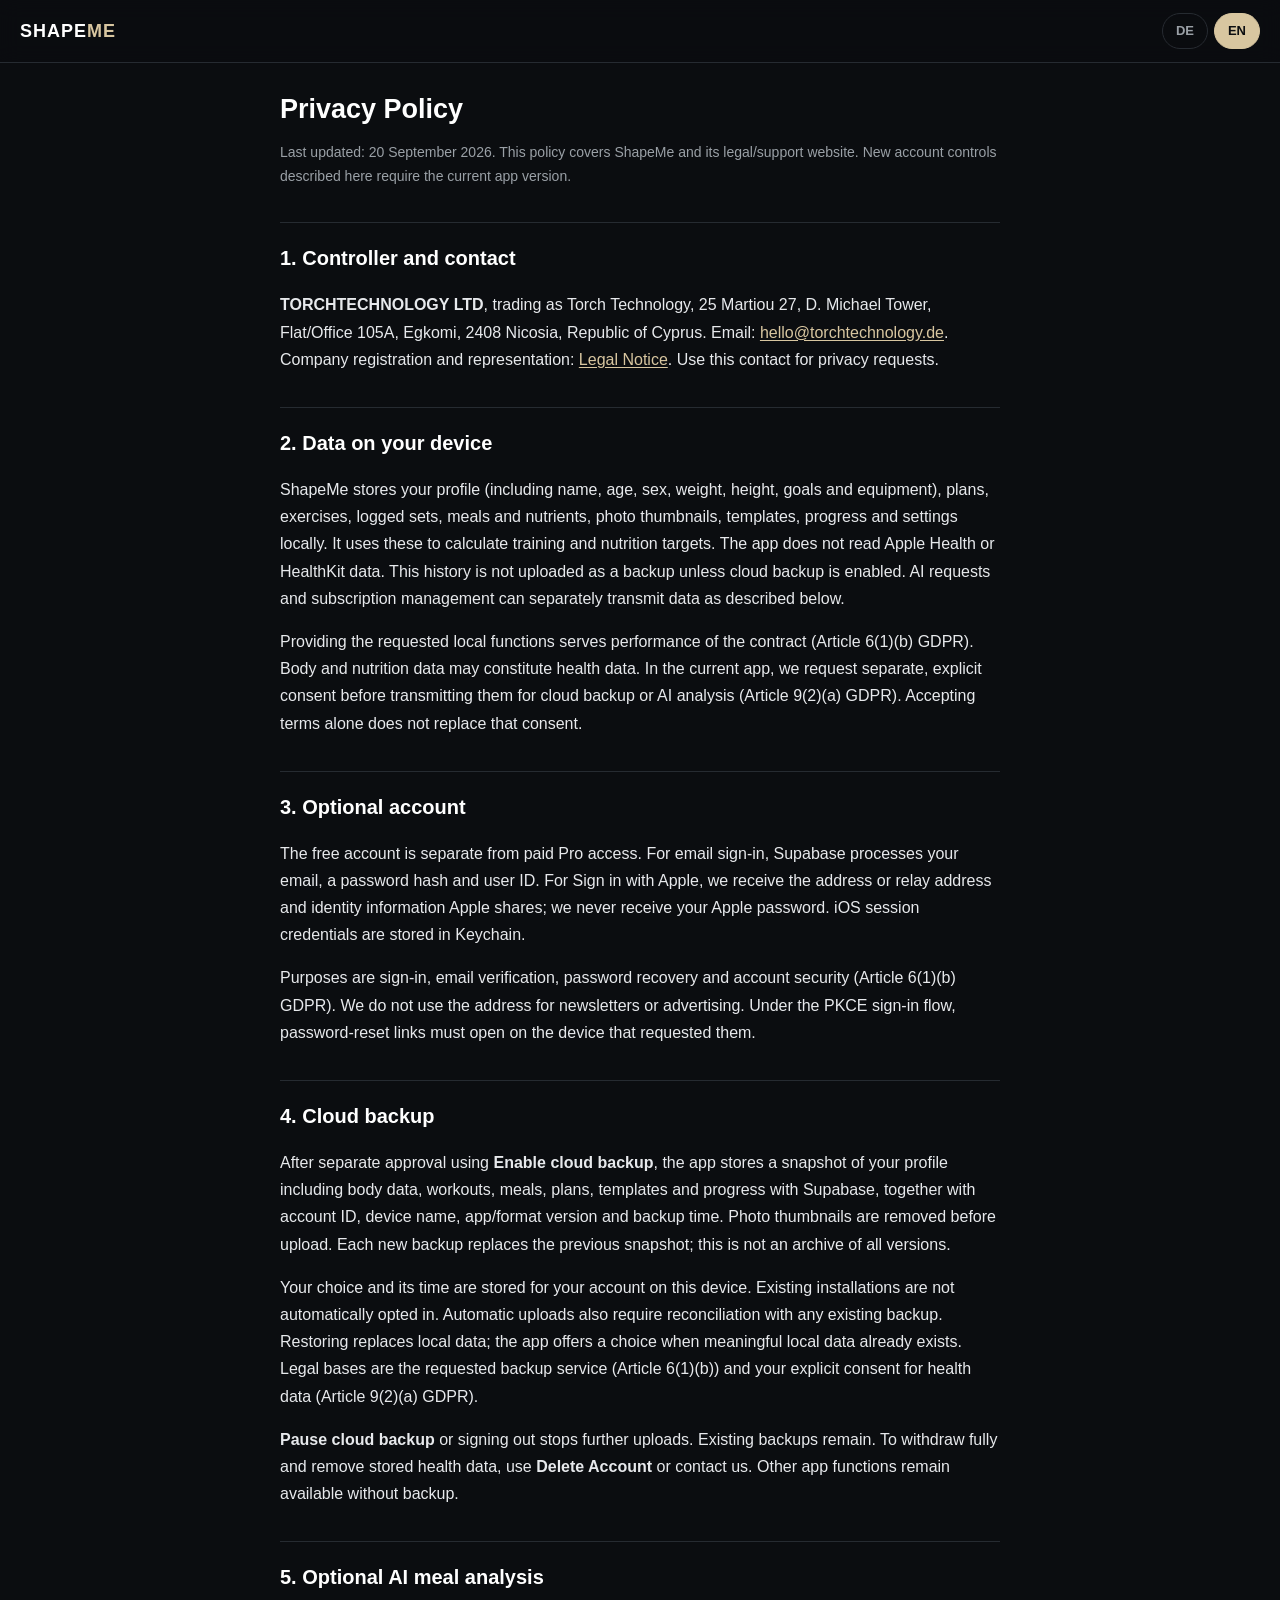
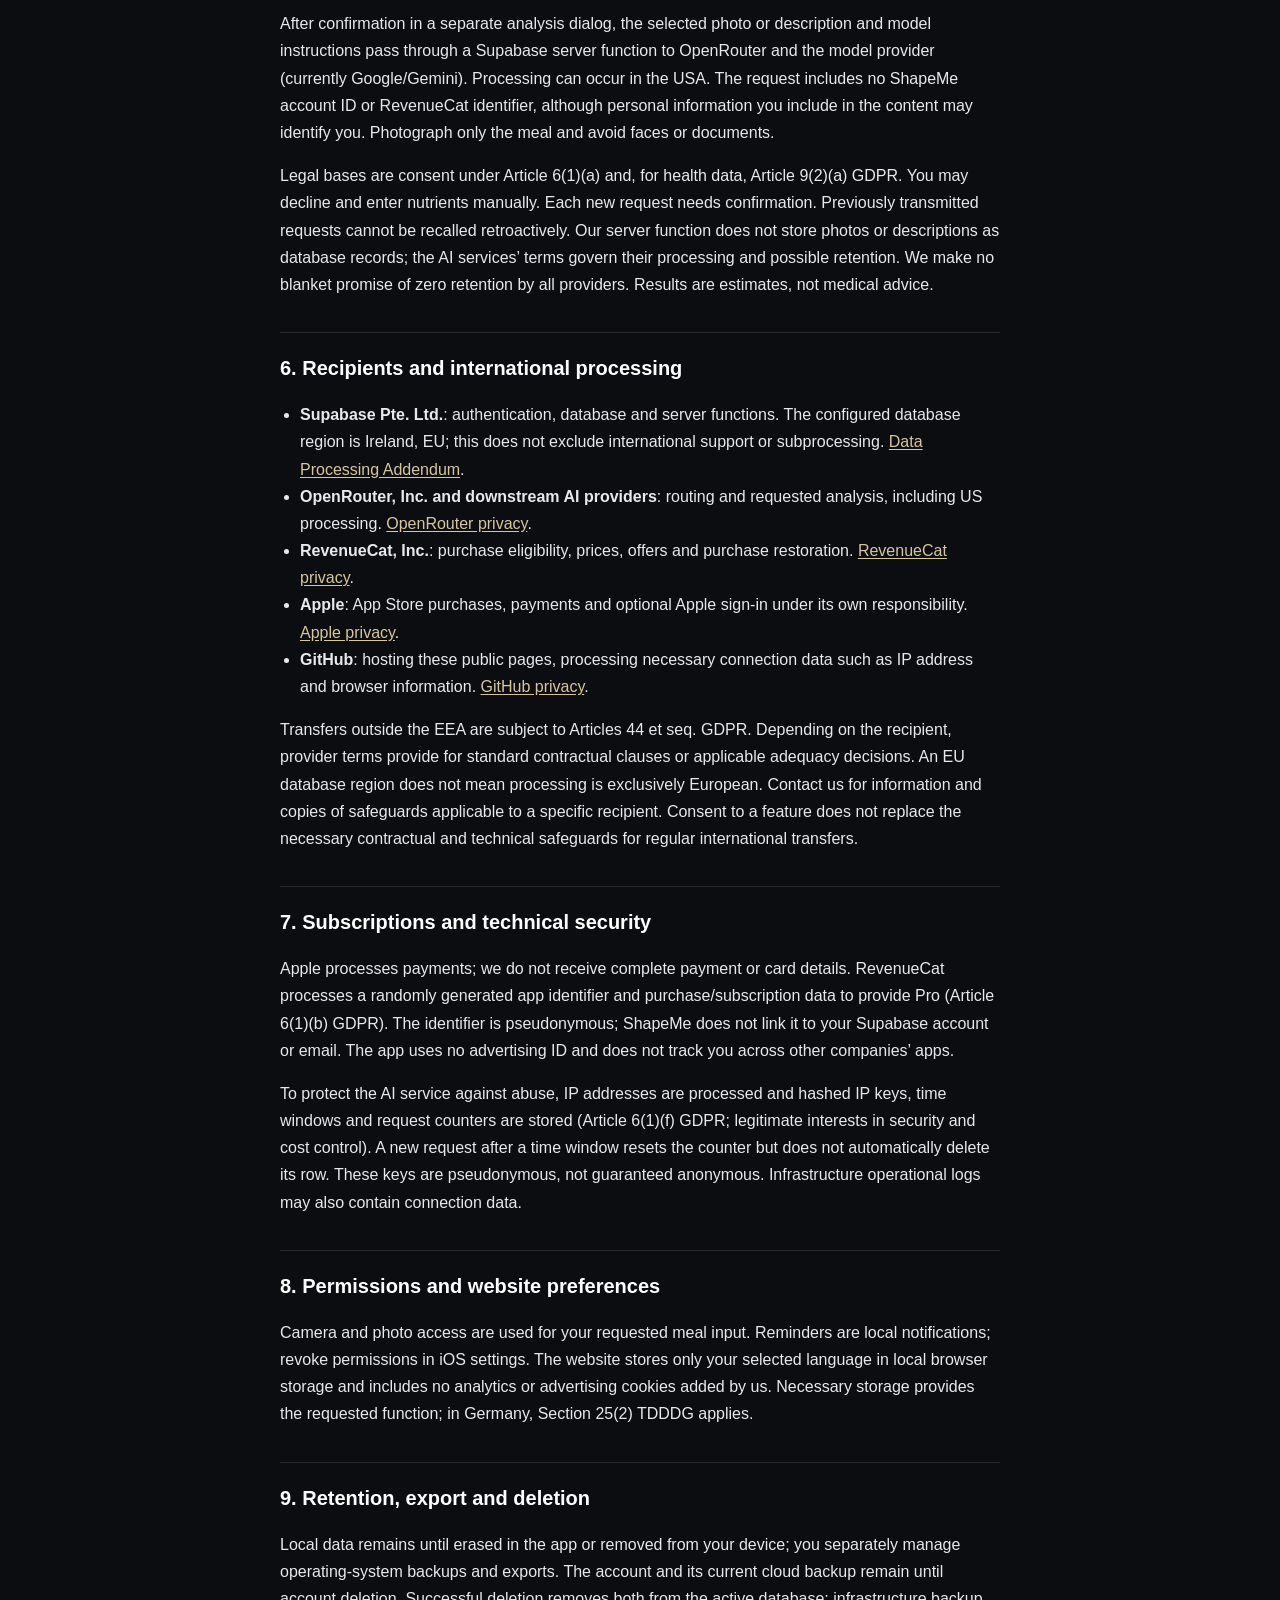
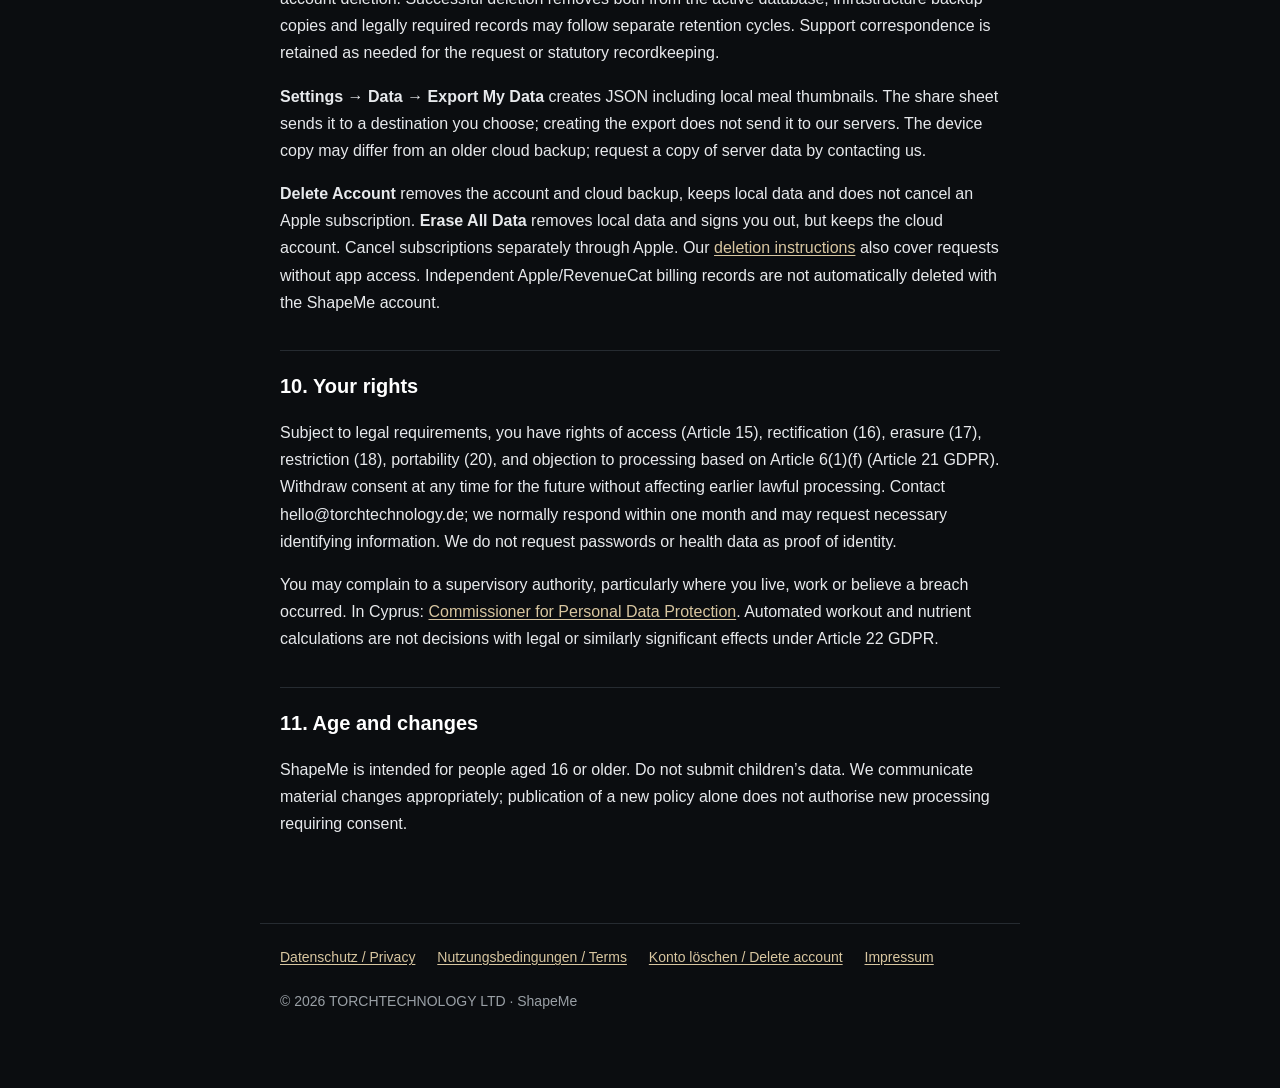
<file: privacy/index.html>
<!doctype html>
<html lang="de">
<head>
<meta charset="utf-8">
<meta name="viewport" content="width=device-width, initial-scale=1">
<title>Datenschutzerklärung / Privacy Policy · ShapeMe</title>
<link rel="stylesheet" href="../style.css">
</head>
<body class="show-de">
<header class="top">
<a class="brand" href="../">SHAPE<b>ME</b></a>
<nav class="langtoggle"><button data-l="de">DE</button><button data-l="en">EN</button></nav>
</header>
<main><section class="lang lang-de"><h1>Datenschutzerklärung</h1>
<p class="updated">Stand: 20. September 2026. Diese Erklärung beschreibt ShapeMe und die zugehörigen Rechtliches- und Support-Seiten. Die beschriebenen neuen Kontofunktionen setzen die aktuelle App-Version voraus.</p>
<h2>1. Verantwortlicher und Kontakt</h2>
<p><strong>TORCHTECHNOLOGY LTD</strong> (Marke „Torch Technology“), 25 Martiou 27, D. Michael Tower, Flat/Office 105A, Egkomi, 2408 Nicosia, Republik Zypern. E-Mail: <a href="mailto:hello@torchtechnology.de">hello@torchtechnology.de</a>. Register und Vertretung: <a href="../impressum/">Impressum</a>. Diese Adresse nimmt auch Datenschutzanfragen entgegen.</p>
<h2>2. Daten auf deinem Gerät</h2>
<p>ShapeMe speichert dein Profil (unter anderem Name, Alter, Geschlecht, Gewicht, Größe, Ziele und Ausstattung), Trainingspläne, Übungen, protokollierte Sätze, Mahlzeiten und Nährwerte, Foto-Miniaturbilder, Vorlagen, Fortschritt und Einstellungen lokal. Daraus werden Trainings- und Ernährungsziele berechnet. Die App liest keine Daten aus Apple Health oder HealthKit. Ohne aktivierte Cloud-Sicherung wird dieses Protokoll nicht als Backup hochgeladen. Unabhängig davon können KI-Anfragen und die Aboverwaltung Daten übertragen, wie unten beschrieben.</p>
<p>Die lokale Bereitstellung der von dir angeforderten App-Funktionen dient der Vertragserfüllung (Art. 6 Abs. 1 lit. b DSGVO). Körper- und Ernährungsdaten können Gesundheitsdaten sein. Für ihre Übertragung in ein Cloud-Backup oder eine KI-Analyse fragen wir in der aktuellen App gesondert nach deiner ausdrücklichen Einwilligung (Art. 9 Abs. 2 lit. a DSGVO). Die bloße Zustimmung zu Nutzungsbedingungen ersetzt diese nicht.</p>
<h2>3. Optionales Konto</h2>
<p>Das kostenlose Konto ist vom kostenpflichtigen Pro-Zugang getrennt. Für E-Mail-Anmeldung verarbeitet Supabase deine E-Mail-Adresse, einen Passwort-Hash und eine Nutzerkennung. Bei „Mit Apple anmelden“ erhalten wir die von Apple freigegebene Adresse oder Weiterleitungsadresse sowie eine Anmeldekennung; dein Apple-Passwort erhalten wir nicht. Sitzungsschlüssel werden auf iOS im Schlüsselbund gespeichert.</p>
<p>Zwecke sind Anmeldung, Bestätigung der E-Mail-Adresse, Passwort-Rücksetzung und Kontosicherheit (Art. 6 Abs. 1 lit. b DSGVO). Die Adresse wird nicht für Newsletter oder Werbung verwendet. Passwort-Rücksetzlinks müssen bei der verwendeten PKCE-Anmeldung auf dem Gerät geöffnet werden, das sie angefordert hat.</p>
<h2>4. Cloud-Backup</h2>
<p>Nach gesonderter Freigabe über <strong>Cloud-Backup aktivieren</strong> speichert die App eine Momentaufnahme deines Profils einschließlich Körperdaten, Trainings, Mahlzeiten, Plänen, Vorlagen und Fortschritt bei Supabase. Hinzu kommen Konto-ID, Gerätename, App- und Formatversion sowie Zeitpunkt der Sicherung. Foto-Miniaturbilder werden vor dem Upload entfernt. Eine neue Sicherung ersetzt die vorige; es handelt sich nicht um ein Archiv sämtlicher Versionen.</p>
<p>Die Freigabe wird pro Konto auf diesem Gerät mit Zeitpunkt gespeichert. Bestehende Installationen erhalten keine automatische Freigabe. Automatische Uploads beginnen erst nach dem Abgleich mit einem vorhandenen Backup. Eine Wiederherstellung ersetzt lokale Daten; die App bietet bei vorhandenen Daten eine Auswahl. Rechtsgrundlagen sind die angeforderte Sicherung (Art. 6 Abs. 1 lit. b DSGVO) und deine ausdrückliche Einwilligung für Gesundheitsdaten (Art. 9 Abs. 2 lit. a DSGVO).</p>
<p><strong>Cloud-Backup pausieren</strong> oder Abmelden stoppt weitere Uploads. Bereits gespeicherte Sicherungen bleiben bestehen. Für einen vollständigen Widerruf einschließlich Entfernung der gespeicherten Gesundheitsdaten verwende <strong>Konto löschen</strong> oder kontaktiere uns. Die übrige App bleibt ohne Backup nutzbar.</p>
<h2>5. Freiwillige KI-Mahlzeitenanalyse</h2>
<p>Nach deiner Bestätigung im gesonderten Analysedialog werden das ausgewählte Foto oder deine Beschreibung und die Modellanweisung über eine Supabase-Serverfunktion an OpenRouter und den verwendeten Modellanbieter (aktuell Google/Gemini) übertragen. Dabei kann eine Verarbeitung in den USA stattfinden. Wir senden keine ShapeMe-Konto-ID oder RevenueCat-Kennung mit der Analyse; selbst eingegebene personenbezogene Inhalte können dennoch identifizierend sein. Bitte fotografiere nur die Mahlzeit und vermeide Gesichter oder Dokumente.</p>
<p>Rechtsgrundlagen sind deine Einwilligung (Art. 6 Abs. 1 lit. a und, soweit Gesundheitsdaten betroffen sind, Art. 9 Abs. 2 lit. a DSGVO). Du kannst ablehnen und Nährwerte von Hand eintragen. Jede neue Anfrage braucht eine neue Freigabe. Bereits übermittelte Anfragen lassen sich nicht rückwirkend zurückholen. Unsere Serverfunktion speichert die Fotos oder Beschreibungen nicht als Datensatz; für technische Verarbeitung und mögliche Aufbewahrung beim KI-Dienst gelten dessen Bedingungen. Eine generelle Zusage „keine Speicherung bei allen Anbietern“ wird nicht gemacht. Ergebnisse sind Schätzungen und kein medizinischer Rat.</p>
<h2>6. Empfänger und internationale Verarbeitung</h2>
<ul><li><strong>Supabase Pte. Ltd.</strong>: Authentifizierung, Datenbank und Serverfunktionen. Das konfigurierte Datenbankprojekt liegt in der EU-Region Irland; dies schließt internationale Support- oder Unterauftragsverarbeitung nicht aus. <a href="https://supabase.com/legal/customer-resources/data-processing-addendum">Datenschutzvereinbarung</a>.</li><li><strong>OpenRouter, Inc. und nachgelagerte KI-Anbieter</strong>: Weiterleitung und Ausführung der angeforderten Analyse; insbesondere Verarbeitung in den USA. <a href="https://openrouter.ai/privacy">OpenRouter-Datenschutz</a>.</li><li><strong>RevenueCat, Inc.</strong>: Prüfung von Kaufberechtigung, Preisen, Angeboten und Wiederherstellung. <a href="https://www.revenuecat.com/privacy">RevenueCat-Datenschutz</a>.</li><li><strong>Apple</strong>: App-Store-Käufe, Zahlungsabwicklung und auf Wunsch Apple-Anmeldung unter eigener datenschutzrechtlicher Verantwortung. <a href="https://www.apple.com/legal/privacy/">Apple-Datenschutz</a>.</li><li><strong>GitHub</strong>: Hosting dieser öffentlichen Webseiten; beim Abruf werden technisch notwendige Verbindungsdaten, insbesondere IP-Adresse und Browserinformationen, verarbeitet. <a href="https://docs.github.com/en/site-policy/privacy-policies/github-general-privacy-statement">GitHub-Datenschutz</a>.</li></ul>
<p>Bei Übermittlungen außerhalb des EWR sind die Anforderungen der Art. 44 ff. DSGVO zu beachten. Anbieterbedingungen sehen je nach Empfänger Standardvertragsklauseln oder anwendbare Angemessenheitsbeschlüsse vor. Aus einer EU-Datenbankregion folgt keine ausschließlich europäische Verarbeitung. Informationen zu den für einen konkreten Empfänger anwendbaren Garantien und Kopien erhältst du über unseren Datenschutzkontakt. Die Einwilligung in eine Funktion ersetzt nicht die notwendigen vertraglichen und technischen Schutzmaßnahmen für regelmäßige Drittlandübermittlungen.</p>
<h2>7. Abonnements und technische Sicherheit</h2>
<p>Apple wickelt Zahlungen ab; vollständige Zahlungs- oder Kartendaten erhalten wir nicht. RevenueCat verarbeitet eine zufällig erzeugte App-Kennung und Kauf-/Abonnementdaten zur Bereitstellung von Pro (Art. 6 Abs. 1 lit. b DSGVO). Diese Kennung ist pseudonym und wird von ShapeMe nicht mit dem Supabase-Konto oder dessen E-Mail verknüpft. Die App verwendet keine Werbe-ID und betreibt kein Tracking über Apps anderer Unternehmen hinweg.</p>
<p>Für den Schutz der KI-Schnittstelle vor Missbrauch werden IP-Adressen technisch verarbeitet und gehashte IP-Kennungen, Zeitfenster und Anfragezähler gespeichert (Art. 6 Abs. 1 lit. f DSGVO; berechtigtes Interesse an Sicherheit und Kostenkontrolle). Ein abgelaufenes Zeitfenster setzt bei einer neuen Anfrage den Zähler zurück, löscht aber nicht automatisch die Zeile. Diese Kennungen sind pseudonymisiert, nicht garantiert anonym. Technische Betriebsprotokolle der Infrastruktur können zusätzlich Verbindungsdaten enthalten.</p>
<h2>8. Berechtigungen und Website-Einstellungen</h2>
<p>Kamera und Fotoauswahl werden nur für die von dir gewünschte Mahlzeiteneingabe genutzt. Erinnerungen sind lokale Benachrichtigungen; Berechtigungen kannst du in iOS widerrufen. Die Webseiten speichern lediglich die gewählte Sprache im lokalen Browserspeicher. Es gibt dort keine von uns eingebundenen Analyse- oder Werbe-Cookies. Technisch notwendige Speicherung dient der gewünschten Funktion; in Deutschland gilt hierfür § 25 Abs. 2 TDDDG.</p>
<h2>9. Aufbewahrung, Export und Löschung</h2>
<p>Lokale Daten bleiben bis zur Löschung in der App oder ihrer Entfernung vom Gerät bestehen; Betriebssystem-Sicherungen und selbst erstellte Exporte verwaltest du separat. Das Konto und sein jeweils aktuelles Cloud-Backup bleiben bis zur Kontolöschung gespeichert. Erfolgreiche Kontolöschung entfernt beide aus der aktiven Datenbank; technische Sicherungskopien und gesetzlich erforderliche Nachweise können ihren gesonderten Aufbewahrungszyklen unterliegen. Supportanfragen werden so lange bearbeitet und aufbewahrt, wie dies für das Anliegen oder gesetzliche Nachweispflichten erforderlich ist.</p>
<p><strong>Einstellungen → Daten → Meine Daten exportieren</strong> erstellt eine JSON-Datei einschließlich lokaler Mahlzeiten-Miniaturbilder. Sie wird über das Teilen-Menü an einen von dir gewählten Speicherort übergeben und nicht für den Export an unsere Server gesendet. Die aktuelle Geräte-Kopie muss nicht mit einem älteren Cloud-Backup übereinstimmen; eine Kopie der serverseitigen Daten kannst du bei uns anfordern.</p>
<p><strong>Konto löschen</strong> entfernt Konto und Cloud-Backup, behält lokale Daten und kündigt kein Apple-Abo. <strong>Alle Daten löschen</strong> entfernt lokale App-Daten und meldet dich ab, behält aber das Cloud-Konto. Abos kündigst du separat bei Apple. Die <a href="../delete-account/">Löschanleitung</a> beschreibt auch den Weg ohne App-Zugriff. Unabhängige Apple-/RevenueCat-Abrechnungsdatensätze werden durch die ShapeMe-Kontolöschung nicht automatisch gelöscht.</p>
<h2>10. Deine Rechte</h2>
<p>Im Rahmen der gesetzlichen Voraussetzungen hast du Rechte auf Auskunft (Art. 15), Berichtigung (Art. 16), Löschung (Art. 17), Einschränkung (Art. 18), Datenübertragbarkeit (Art. 20) sowie Widerspruch gegen die auf Art. 6 Abs. 1 lit. f gestützte Verarbeitung (Art. 21 DSGVO). Einwilligungen kannst du jederzeit für die Zukunft widerrufen, ohne die Rechtmäßigkeit früherer Verarbeitung zu berühren. Schreibe an hello@torchtechnology.de; regelmäßig antworten wir binnen eines Monats. Zur sicheren Zuordnung können wir erforderliche Informationen nachfragen. Wir verlangen keine Gesundheitsdaten oder Passwörter als Identitätsnachweis.</p>
<p>Du kannst dich bei einer Datenschutzaufsichtsbehörde beschweren, insbesondere an deinem Wohnort, Arbeitsplatz oder am Ort des vermuteten Verstoßes. Für Zypern: <a href="https://www.dataprotection.gov.cy/">Commissioner for Personal Data Protection</a>. Die automatischen Trainings- und Nährwertberechnungen sind keine Entscheidungen mit rechtlicher oder ähnlich erheblicher Wirkung im Sinne von Art. 22 DSGVO.</p>
<h2>11. Alter und Änderungen</h2>
<p>ShapeMe richtet sich an Personen ab 16 Jahren. Bitte sende keine Daten von Kindern. Über wesentliche Änderungen dieser Erklärung informieren wir in geeigneter Weise; eine neue einwilligungsbedürftige Verarbeitung beginnt nicht allein durch die Veröffentlichung eines neuen Textes.</p></section><section class="lang lang-en"><h1>Privacy Policy</h1>
<p class="updated">Last updated: 20 September 2026. This policy covers ShapeMe and its legal/support website. New account controls described here require the current app version.</p>
<h2>1. Controller and contact</h2>
<p><strong>TORCHTECHNOLOGY LTD</strong>, trading as Torch Technology, 25 Martiou 27, D. Michael Tower, Flat/Office 105A, Egkomi, 2408 Nicosia, Republic of Cyprus. Email: <a href="mailto:hello@torchtechnology.de">hello@torchtechnology.de</a>. Company registration and representation: <a href="../impressum/">Legal Notice</a>. Use this contact for privacy requests.</p>
<h2>2. Data on your device</h2>
<p>ShapeMe stores your profile (including name, age, sex, weight, height, goals and equipment), plans, exercises, logged sets, meals and nutrients, photo thumbnails, templates, progress and settings locally. It uses these to calculate training and nutrition targets. The app does not read Apple Health or HealthKit data. This history is not uploaded as a backup unless cloud backup is enabled. AI requests and subscription management can separately transmit data as described below.</p>
<p>Providing the requested local functions serves performance of the contract (Article 6(1)(b) GDPR). Body and nutrition data may constitute health data. In the current app, we request separate, explicit consent before transmitting them for cloud backup or AI analysis (Article 9(2)(a) GDPR). Accepting terms alone does not replace that consent.</p>
<h2>3. Optional account</h2>
<p>The free account is separate from paid Pro access. For email sign-in, Supabase processes your email, a password hash and user ID. For Sign in with Apple, we receive the address or relay address and identity information Apple shares; we never receive your Apple password. iOS session credentials are stored in Keychain.</p>
<p>Purposes are sign-in, email verification, password recovery and account security (Article 6(1)(b) GDPR). We do not use the address for newsletters or advertising. Under the PKCE sign-in flow, password-reset links must open on the device that requested them.</p>
<h2>4. Cloud backup</h2>
<p>After separate approval using <strong>Enable cloud backup</strong>, the app stores a snapshot of your profile including body data, workouts, meals, plans, templates and progress with Supabase, together with account ID, device name, app/format version and backup time. Photo thumbnails are removed before upload. Each new backup replaces the previous snapshot; this is not an archive of all versions.</p>
<p>Your choice and its time are stored for your account on this device. Existing installations are not automatically opted in. Automatic uploads also require reconciliation with any existing backup. Restoring replaces local data; the app offers a choice when meaningful local data already exists. Legal bases are the requested backup service (Article 6(1)(b)) and your explicit consent for health data (Article 9(2)(a) GDPR).</p>
<p><strong>Pause cloud backup</strong> or signing out stops further uploads. Existing backups remain. To withdraw fully and remove stored health data, use <strong>Delete Account</strong> or contact us. Other app functions remain available without backup.</p>
<h2>5. Optional AI meal analysis</h2>
<p>After confirmation in a separate analysis dialog, the selected photo or description and model instructions pass through a Supabase server function to OpenRouter and the model provider (currently Google/Gemini). Processing can occur in the USA. The request includes no ShapeMe account ID or RevenueCat identifier, although personal information you include in the content may identify you. Photograph only the meal and avoid faces or documents.</p>
<p>Legal bases are consent under Article 6(1)(a) and, for health data, Article 9(2)(a) GDPR. You may decline and enter nutrients manually. Each new request needs confirmation. Previously transmitted requests cannot be recalled retroactively. Our server function does not store photos or descriptions as database records; the AI services’ terms govern their processing and possible retention. We make no blanket promise of zero retention by all providers. Results are estimates, not medical advice.</p>
<h2>6. Recipients and international processing</h2>
<ul><li><strong>Supabase Pte. Ltd.</strong>: authentication, database and server functions. The configured database region is Ireland, EU; this does not exclude international support or subprocessing. <a href="https://supabase.com/legal/customer-resources/data-processing-addendum">Data Processing Addendum</a>.</li><li><strong>OpenRouter, Inc. and downstream AI providers</strong>: routing and requested analysis, including US processing. <a href="https://openrouter.ai/privacy">OpenRouter privacy</a>.</li><li><strong>RevenueCat, Inc.</strong>: purchase eligibility, prices, offers and purchase restoration. <a href="https://www.revenuecat.com/privacy">RevenueCat privacy</a>.</li><li><strong>Apple</strong>: App Store purchases, payments and optional Apple sign-in under its own responsibility. <a href="https://www.apple.com/legal/privacy/">Apple privacy</a>.</li><li><strong>GitHub</strong>: hosting these public pages, processing necessary connection data such as IP address and browser information. <a href="https://docs.github.com/en/site-policy/privacy-policies/github-general-privacy-statement">GitHub privacy</a>.</li></ul>
<p>Transfers outside the EEA are subject to Articles 44 et seq. GDPR. Depending on the recipient, provider terms provide for standard contractual clauses or applicable adequacy decisions. An EU database region does not mean processing is exclusively European. Contact us for information and copies of safeguards applicable to a specific recipient. Consent to a feature does not replace the necessary contractual and technical safeguards for regular international transfers.</p>
<h2>7. Subscriptions and technical security</h2>
<p>Apple processes payments; we do not receive complete payment or card details. RevenueCat processes a randomly generated app identifier and purchase/subscription data to provide Pro (Article 6(1)(b) GDPR). The identifier is pseudonymous; ShapeMe does not link it to your Supabase account or email. The app uses no advertising ID and does not track you across other companies’ apps.</p>
<p>To protect the AI service against abuse, IP addresses are processed and hashed IP keys, time windows and request counters are stored (Article 6(1)(f) GDPR; legitimate interests in security and cost control). A new request after a time window resets the counter but does not automatically delete its row. These keys are pseudonymous, not guaranteed anonymous. Infrastructure operational logs may also contain connection data.</p>
<h2>8. Permissions and website preferences</h2>
<p>Camera and photo access are used for your requested meal input. Reminders are local notifications; revoke permissions in iOS settings. The website stores only your selected language in local browser storage and includes no analytics or advertising cookies added by us. Necessary storage provides the requested function; in Germany, Section 25(2) TDDDG applies.</p>
<h2>9. Retention, export and deletion</h2>
<p>Local data remains until erased in the app or removed from your device; you separately manage operating-system backups and exports. The account and its current cloud backup remain until account deletion. Successful deletion removes both from the active database; infrastructure backup copies and legally required records may follow separate retention cycles. Support correspondence is retained as needed for the request or statutory recordkeeping.</p>
<p><strong>Settings → Data → Export My Data</strong> creates JSON including local meal thumbnails. The share sheet sends it to a destination you choose; creating the export does not send it to our servers. The device copy may differ from an older cloud backup; request a copy of server data by contacting us.</p>
<p><strong>Delete Account</strong> removes the account and cloud backup, keeps local data and does not cancel an Apple subscription. <strong>Erase All Data</strong> removes local data and signs you out, but keeps the cloud account. Cancel subscriptions separately through Apple. Our <a href="../delete-account/">deletion instructions</a> also cover requests without app access. Independent Apple/RevenueCat billing records are not automatically deleted with the ShapeMe account.</p>
<h2>10. Your rights</h2>
<p>Subject to legal requirements, you have rights of access (Article 15), rectification (16), erasure (17), restriction (18), portability (20), and objection to processing based on Article 6(1)(f) (Article 21 GDPR). Withdraw consent at any time for the future without affecting earlier lawful processing. Contact hello@torchtechnology.de; we normally respond within one month and may request necessary identifying information. We do not request passwords or health data as proof of identity.</p>
<p>You may complain to a supervisory authority, particularly where you live, work or believe a breach occurred. In Cyprus: <a href="https://www.dataprotection.gov.cy/">Commissioner for Personal Data Protection</a>. Automated workout and nutrient calculations are not decisions with legal or similarly significant effects under Article 22 GDPR.</p>
<h2>11. Age and changes</h2>
<p>ShapeMe is intended for people aged 16 or older. Do not submit children’s data. We communicate material changes appropriately; publication of a new policy alone does not authorise new processing requiring consent.</p></section></main>
<footer>
<a href="../privacy/">Datenschutz / Privacy</a>
<a href="../terms/">Nutzungsbedingungen / Terms</a>
<a href="../delete-account/">Konto löschen / Delete account</a>
<a href="../impressum/">Impressum</a>
<p class="muted">© 2026 TORCHTECHNOLOGY LTD · ShapeMe</p>
</footer>
<script>
(function(){var b=document.body;function set(l){b.classList.remove('show-de','show-en');b.classList.add('show-'+l);document.documentElement.lang=l;document.querySelectorAll('.langtoggle button').forEach(function(x){x.classList.toggle('active',x.dataset.l===l)});try{localStorage.setItem('sm-lang',l)}catch(e){}}
var s=null;try{s=localStorage.getItem('sm-lang')}catch(e){}
var init=(s==='de'||s==='en'?s:null)||(((navigator.language||'de').toLowerCase().indexOf('de')===0)?'de':'en');set(init);
document.querySelectorAll('.langtoggle button').forEach(function(x){x.addEventListener('click',function(){set(x.dataset.l)})});})();
</script>
</body>
</html>
</file>
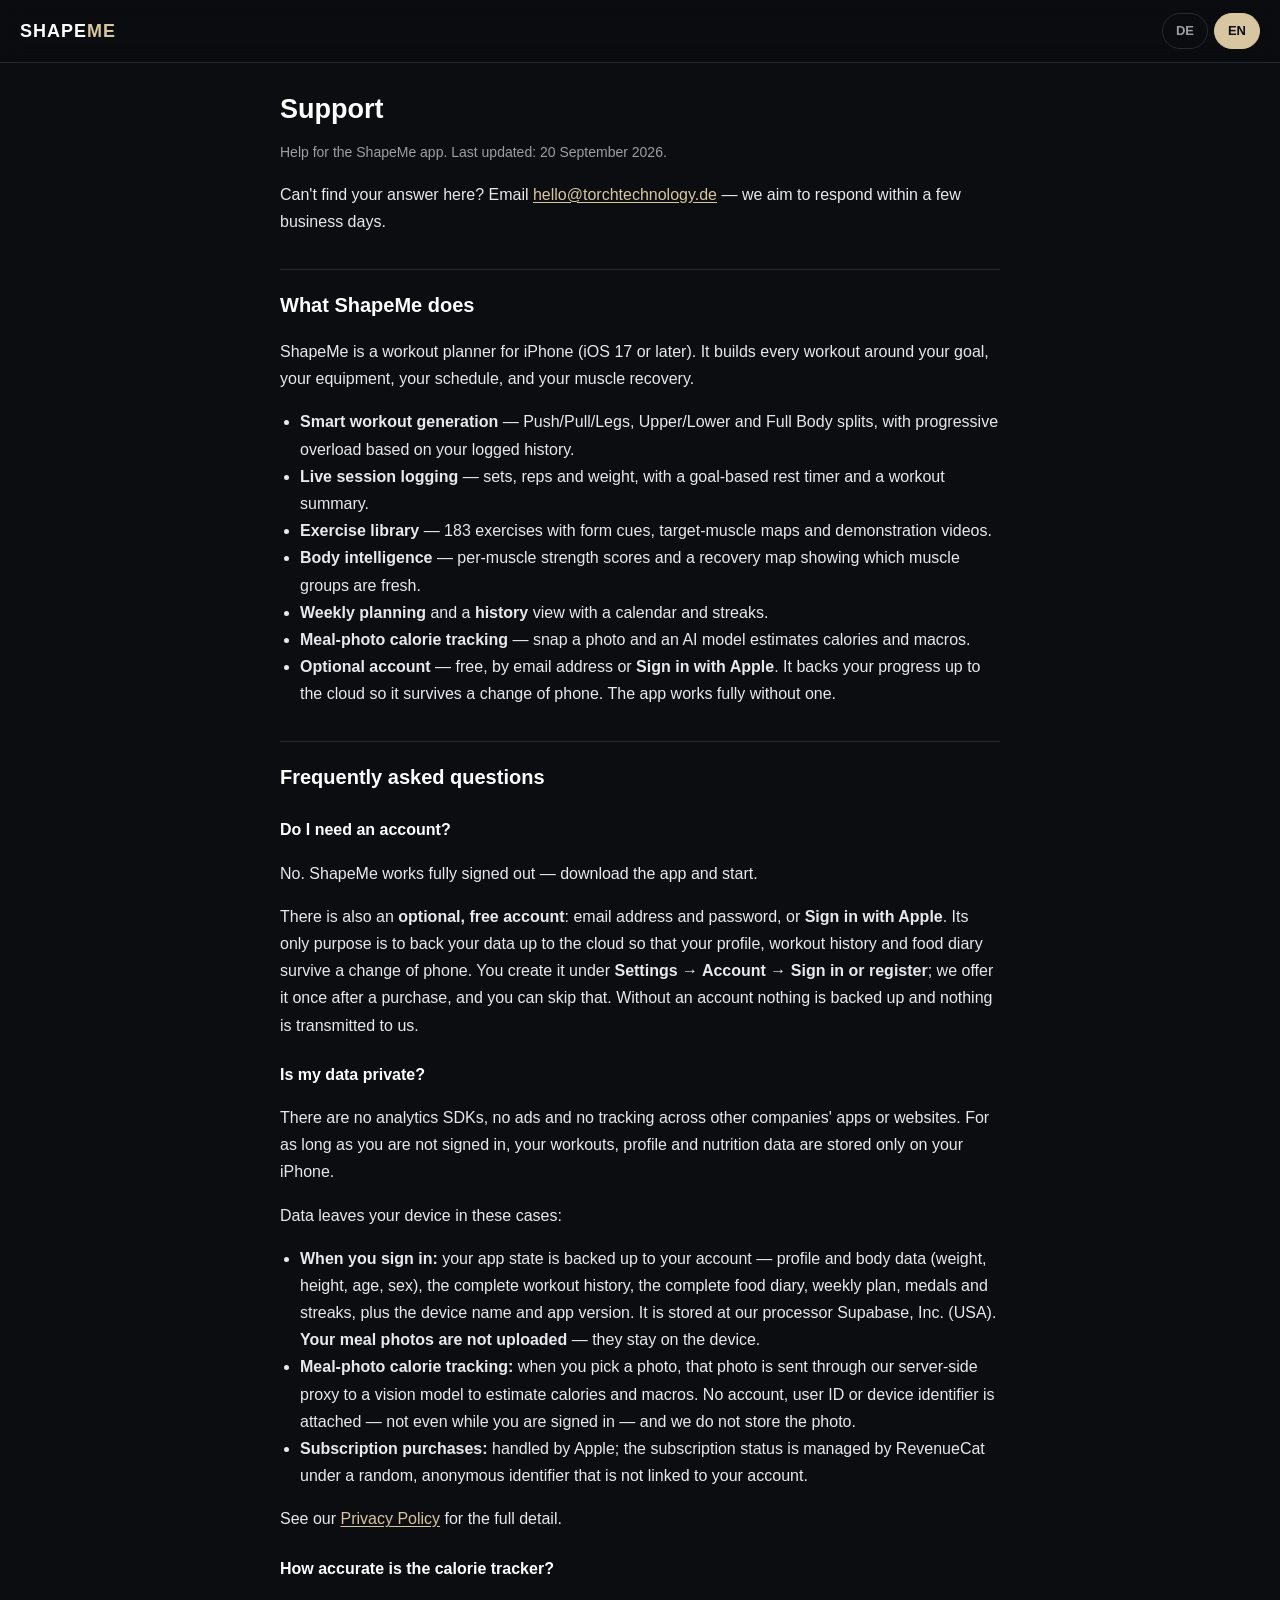
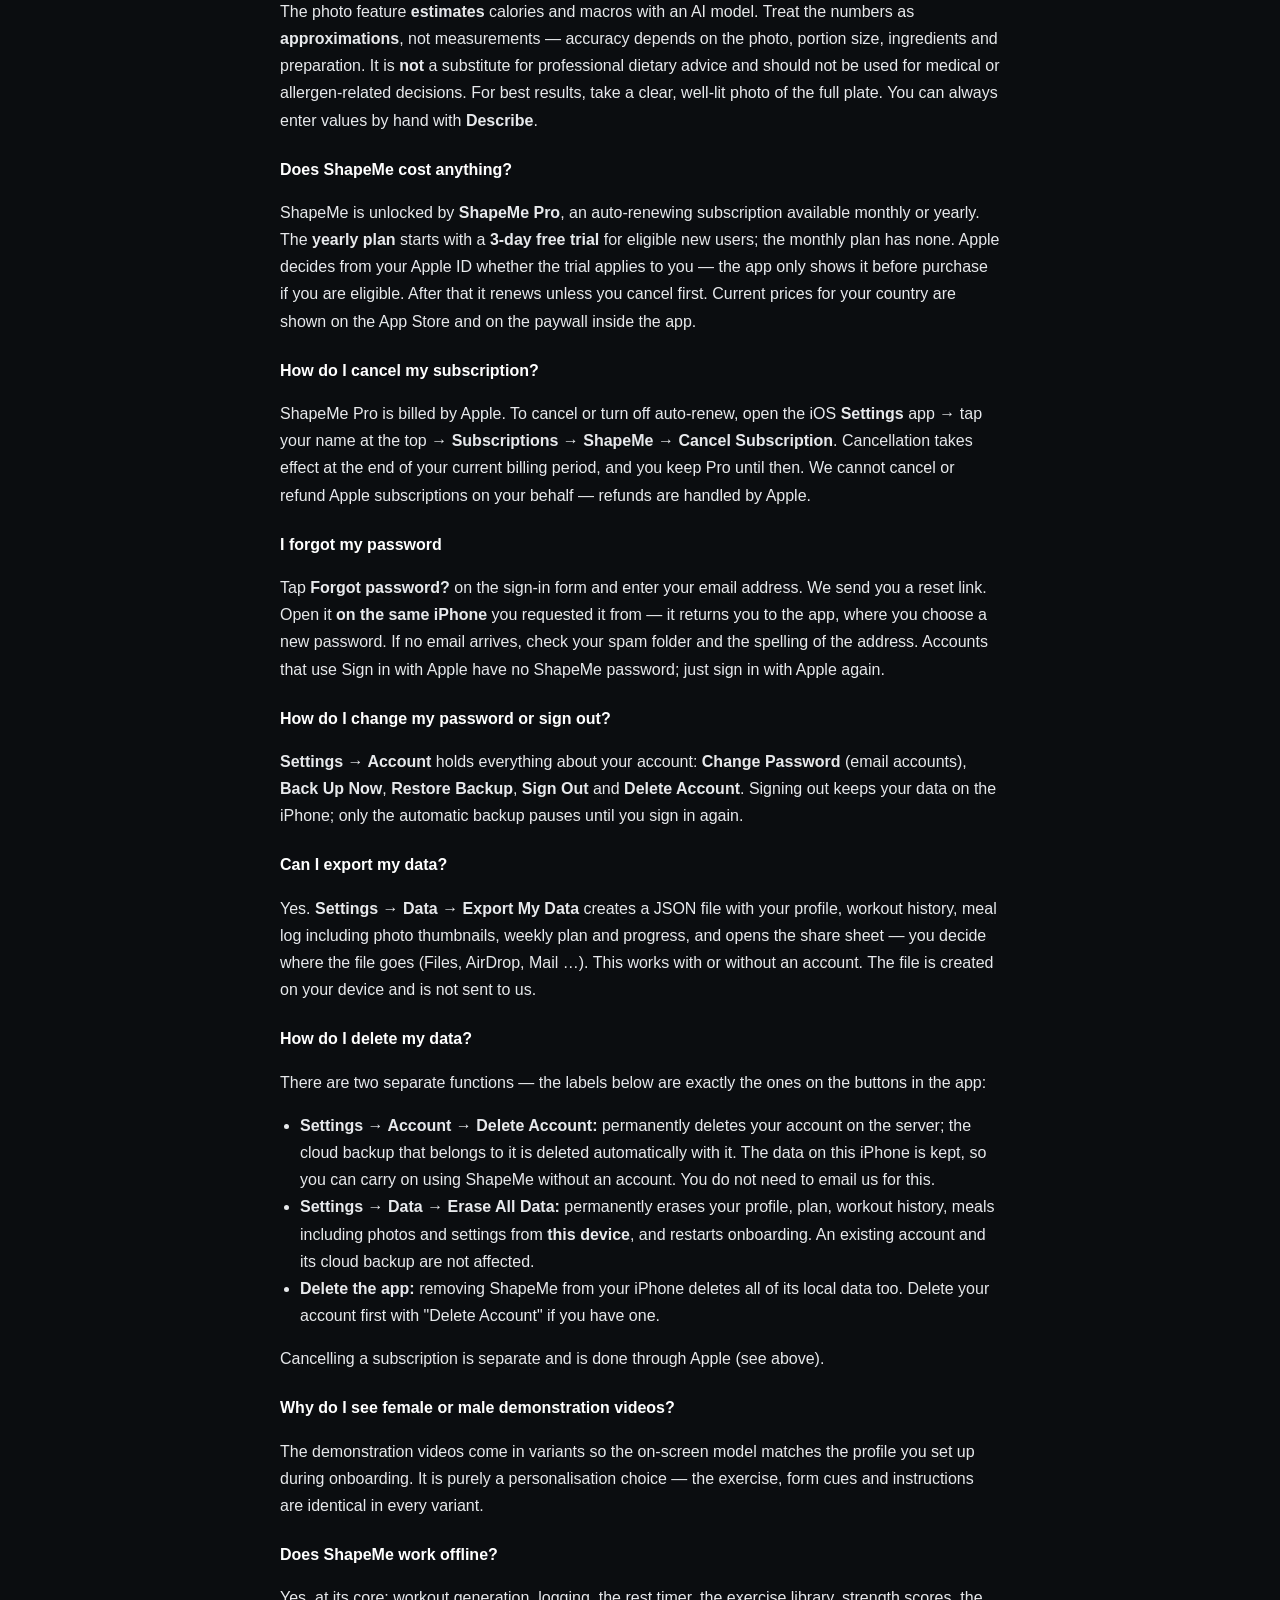
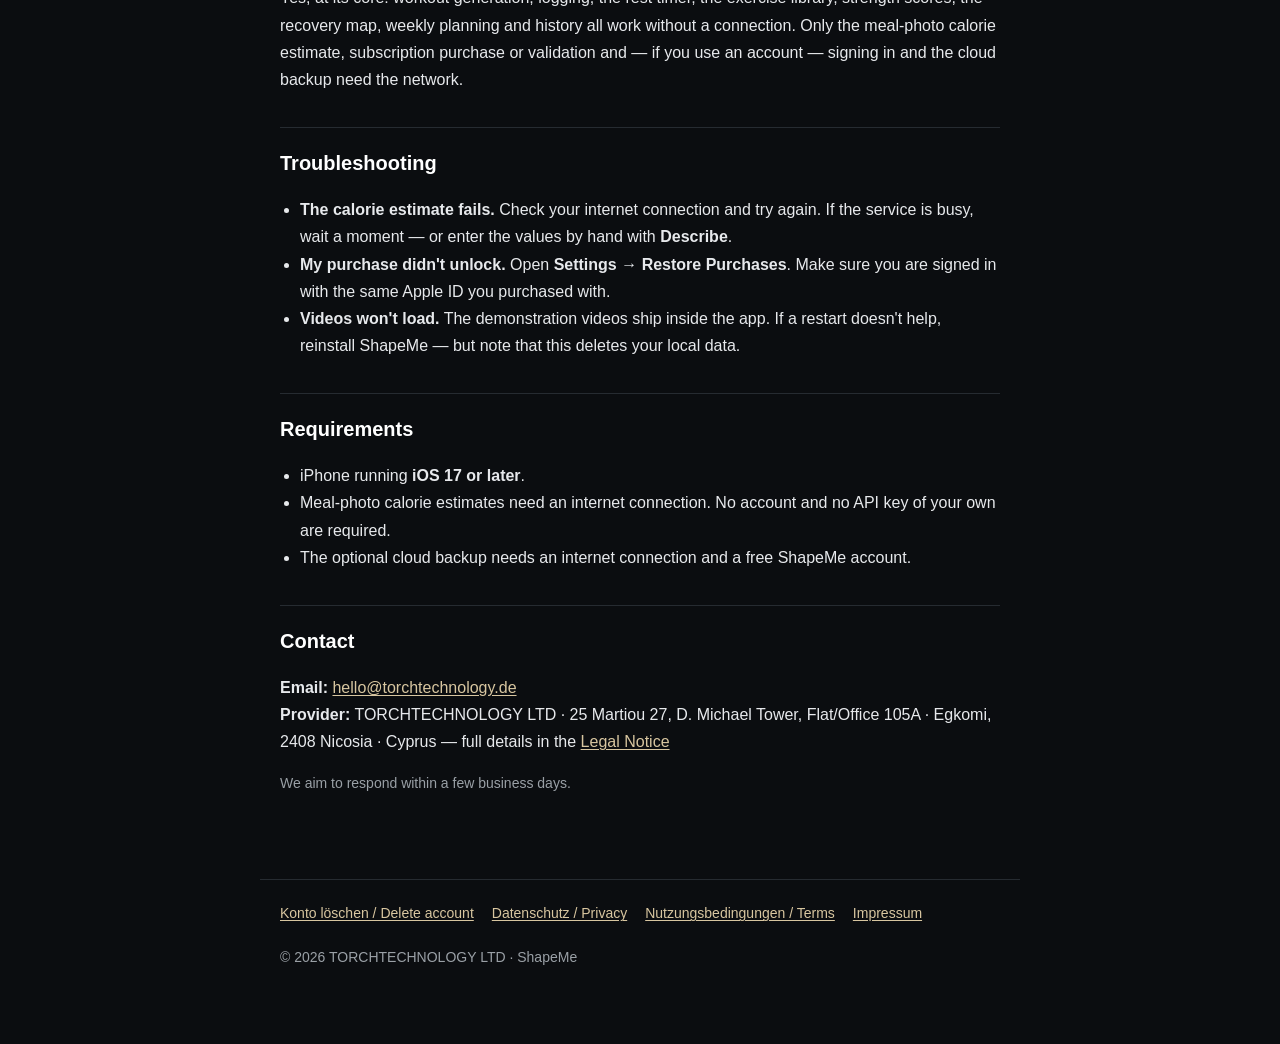
<file: support/index.html>
<!doctype html>
<html lang="de">
<head><meta charset="utf-8"><meta name="viewport" content="width=device-width, initial-scale=1">
<title>ShapeMe · Support</title><link rel="stylesheet" href="../style.css"></head>
<body class="show-de">
<header class="top"><a class="brand" href="../">SHAPE<b>ME</b></a>
<nav class="langtoggle"><button data-l="de">DE</button><button data-l="en">EN</button></nav></header>
<main>

<section class="lang lang-de">
<h1>Support</h1>
<p class="updated">Hilfe zur ShapeMe-App. Stand: 20. September 2026.</p>

<p>Du findest hier keine Antwort? Schreib uns an
<a href="mailto:hello@torchtechnology.de">hello@torchtechnology.de</a> — wir
melden uns innerhalb weniger Werktage.</p>

<h2>Was ShapeMe macht</h2>
<p>ShapeMe ist ein Trainingsplaner für das iPhone (iOS 17 oder neuer). Die App
baut jedes Workout um dein Ziel, dein Equipment, deinen Zeitplan und deine
Muskelerholung herum.</p>
<ul>
<li><b>Intelligente Workout-Planung</b> — Push/Pull/Legs, Ober-/Unterkörper und
Ganzkörper, mit progressiver Überlastung auf Basis deiner protokollierten Historie.</li>
<li><b>Live-Protokollierung</b> — Sätze, Wiederholungen und Gewicht, mit
zielabhängigem Pausentimer und Zusammenfassung.</li>
<li><b>Übungsbibliothek</b> — 183 Übungen mit Technik-Hinweisen, Zielmuskel-Karten
und Demonstrationsvideos.</li>
<li><b>Körper-Auswertung</b> — Kraftwerte je Muskelgruppe und eine Erholungskarte,
die zeigt, welche Muskeln frisch sind.</li>
<li><b>Wochenplanung</b> und <b>Verlauf</b> mit Kalender und Serien.</li>
<li><b>Kalorien-Tracking per Foto</b> — Mahlzeit fotografieren, ein KI-Modell
schätzt Kalorien und Makros.</li>
<li><b>Optionales Konto</b> — kostenlos, per E-Mail-Adresse oder „Sign in with
Apple“. Es sichert deinen Fortschritt in der Cloud, damit er einen Gerätewechsel
übersteht. Ohne Konto funktioniert die App vollständig.</li>
</ul>

<h2>Häufige Fragen</h2>

<h3>Brauche ich ein Konto?</h3>
<p>Nein. ShapeMe funktioniert vollständig ohne Anmeldung — lade die App und leg
sofort los.</p>
<p>Zusätzlich gibt es ein <b>optionales, kostenloses Konto</b>: per E-Mail-Adresse
und Passwort oder über <b>Sign in with Apple</b>. Sein einziger Zweck ist die
Sicherung deiner Daten in der Cloud, damit dein Profil, deine Trainingshistorie
und dein Ernährungstagebuch einen Gerätewechsel überstehen. Du legst es unter
<b>Einstellungen → Konto → Anmelden oder registrieren</b> an; nach einem Kauf
bieten wir es dir einmalig an, du kannst das überspringen. Ohne Konto wird nichts
gesichert und nichts an uns übertragen.</p>

<h3>Sind meine Daten privat?</h3>
<p>Es gibt keine Analyse-SDKs, keine Werbung und kein Tracking über Apps oder
Websites anderer Anbieter hinweg. Solange du nicht angemeldet bist, liegen deine
Workouts, dein Profil und deine Ernährungsdaten ausschließlich auf deinem
iPhone.</p>
<p>Dein Gerät verlassen Daten in diesen Fällen:</p>
<ul>
<li><b>Wenn du dich anmeldest:</b> Dein App-Zustand wird in deinem Konto
gesichert — Profil und Körperdaten (Gewicht, Größe, Alter, Geschlecht), die
vollständige Trainingshistorie, das vollständige Ernährungstagebuch, Wochenplan,
Medaillen und Serien, dazu Gerätename und App-Version. Gespeichert wird das bei
unserem Auftragsverarbeiter Supabase, Inc. (USA). <b>Deine Mahlzeitenfotos werden
nicht hochgeladen</b> — sie bleiben auf dem Gerät.</li>
<li><b>Kalorien-Tracking per Foto:</b> Wenn du ein Foto auswählst, wird dieses
Foto über unseren Server-Proxy an ein Bildmodell geschickt, um Kalorien und Makros
zu schätzen. Es wird kein Konto, keine Nutzer-ID und keine Gerätekennung
mitgeschickt — auch dann nicht, wenn du angemeldet bist —, und wir speichern das
Foto nicht.</li>
<li><b>Abo-Käufe:</b> Diese wickelt Apple ab; den Abo-Status verwaltet RevenueCat
unter einer zufälligen, anonymen Kennung, die nicht mit deinem Konto verknüpft
ist.</li>
</ul>
<p>Details in unserer <a href="../privacy/">Datenschutzerklärung</a>.</p>

<h3>Wie genau ist die Kalorienschätzung?</h3>
<p>Das Foto-Feature <b>schätzt</b> Kalorien und Makros mit einem KI-Modell. Nimm
die Zahlen als <b>Näherungswerte</b>, nicht als Messung — die Genauigkeit hängt
von Foto, Portionsgröße, Zutaten und Zubereitung ab. Es ersetzt <b>keine</b>
Ernährungsberatung und eignet sich nicht für medizinische oder
allergiebezogene Entscheidungen. Für bessere Ergebnisse: ein scharfes, gut
ausgeleuchtetes Foto des ganzen Tellers. Du kannst Werte jederzeit über
<b>Beschreiben</b> auch von Hand eingeben.</p>

<h3>Kostet ShapeMe etwas?</h3>
<p>ShapeMe wird über <b>ShapeMe Pro</b> freigeschaltet, ein automatisch
verlängerndes Abo mit monatlicher und jährlicher Laufzeit. Das <b>Jahresabo</b>
beginnt für berechtigte neue Nutzer mit einer <b>3-tägigen kostenlosen
Testphase</b>; das Monatsabo hat keine. Ob die Testphase für dich gilt, entscheidet
Apple anhand deiner Apple-ID — die App zeigt sie dir vor dem Kauf nur an, wenn du
berechtigt bist. Danach verlängert sich das Abo, sofern du nicht vorher kündigst. Die aktuellen Preise für dein Land stehen im App
Store und auf der Paywall in der App.</p>

<h3>Wie kündige ich mein Abo?</h3>
<p>ShapeMe Pro wird von Apple abgerechnet. Zum Kündigen oder zum Abschalten der
automatischen Verlängerung: iOS-<b>Einstellungen</b> → oben auf deinen Namen tippen
→ <b>Abonnements</b> → <b>ShapeMe</b> → <b>Abo kündigen</b>. Die Kündigung greift
zum Ende der laufenden Abrechnungsperiode; bis dahin behältst du Pro. Wir können
Apple-Abos weder in deinem Namen kündigen noch erstatten — Erstattungen laufen
über Apple.</p>

<h3>Ich habe mein Passwort vergessen</h3>
<p>Tippe im Anmeldeformular auf <b>Passwort vergessen?</b> und gib deine
E-Mail-Adresse ein. Wir schicken dir einen Link zum Zurücksetzen. Öffne ihn
<b>auf demselben iPhone</b>, auf dem du ihn angefordert hast — er führt zurück in
die App, wo du ein neues Passwort festlegst. Kommt keine E-Mail an, sieh im
Spam-Ordner nach und prüfe die Schreibweise der Adresse. Konten mit „Sign in with
Apple“ haben kein ShapeMe-Passwort; melde dich einfach wieder mit Apple an.</p>
<h3>Wie ändere ich mein Passwort oder melde mich ab?</h3>
<p>Unter <b>Einstellungen → Konto</b> findest du alles zu deinem Konto:
<b>Passwort ändern</b> (bei E-Mail-Konten), <b>Jetzt sichern</b>,
<b>Backup wiederherstellen</b>, <b>Abmelden</b> und <b>Konto löschen</b>. Beim
Abmelden bleiben deine Daten auf dem iPhone; nur die automatische Sicherung
pausiert, bis du dich wieder anmeldest.</p>
<h3>Kann ich meine Daten exportieren?</h3>
<p>Ja. <b>Einstellungen → Daten → Meine Daten exportieren</b> erstellt eine
JSON-Datei mit Profil, Trainingshistorie, Ernährungstagebuch samt Foto-Miniaturen,
Wochenplan und Fortschritt und öffnet das Teilen-Menü — du entscheidest, wohin die
Datei geht (Dateien, AirDrop, Mail …). Das funktioniert mit und ohne Konto. Die
Datei entsteht auf deinem Gerät und wird nicht an uns geschickt.</p>
<h3>Wie lösche ich meine Daten?</h3>
<p>Es gibt zwei getrennte Funktionen — die Bezeichnungen entsprechen genau den
Schaltflächen in der App:</p>
<ul>
<li><b>Einstellungen → Konto → Konto löschen:</b> löscht dein Konto endgültig auf
dem Server; die dazugehörige Cloud-Sicherung wird automatisch mitgelöscht. Die
Daten auf diesem iPhone bleiben erhalten, damit du ShapeMe ohne Konto
weiternutzen kannst. Eine E-Mail an uns ist dafür nicht nötig.</li>
<li><b>Einstellungen → Daten → Alle Daten löschen:</b> löscht Profil, Plan,
Trainingshistorie, Mahlzeiten samt Fotos und Einstellungen unwiderruflich von
<b>diesem Gerät</b> und startet das Onboarding neu. Ein bestehendes Konto und
dessen Cloud-Sicherung bleiben davon unberührt.</li>
<li><b>App löschen:</b> Wenn du ShapeMe vom iPhone entfernst, verschwinden alle
lokalen Daten mit. Ein Konto löschst du vorher über „Konto löschen“.</li>
</ul>
<p>Ein Abo kündigst du separat über Apple (siehe oben).</p>

<h3>Warum sehe ich weibliche bzw. männliche Demo-Videos?</h3>
<p>Die Demonstrationsvideos gibt es in Varianten, damit das Modell auf dem
Bildschirm zu dem Profil passt, das du im Onboarding angelegt hast. Das ist reine
Personalisierung — Übung, Technik-Hinweise und Anleitung sind in jeder Variante
identisch.</p>

<h3>Funktioniert ShapeMe offline?</h3>
<p>Ja, im Kern: Workout-Erstellung, Protokollierung, Pausentimer,
Übungsbibliothek, Kraftwerte, Erholungskarte, Wochenplanung und Verlauf laufen
ohne Netz. Eine Verbindung brauchen nur die Kalorienschätzung per Foto, der
Abo-Kauf bzw. dessen Prüfung und — falls du ein Konto nutzt — die Anmeldung und
die Cloud-Sicherung.</p>

<h2>Fehlerbehebung</h2>
<ul>
<li><b>Die Kalorienschätzung schlägt fehl.</b> Prüfe deine Internetverbindung und
versuch es erneut. Ist der Dienst gerade ausgelastet, warte einen Moment — oder
gib die Werte über <b>Beschreiben</b> von Hand ein.</li>
<li><b>Der Kauf wurde nicht freigeschaltet.</b> Öffne <b>Einstellungen →
Käufe wiederherstellen</b>. Achte darauf, dass du mit derselben Apple-ID
angemeldet bist, mit der du gekauft hast.</li>
<li><b>Videos laden nicht.</b> Die Demonstrationsvideos liegen in der App. Hilft
ein Neustart nicht, installiere ShapeMe neu — beachte aber, dass dabei die lokalen
Daten gelöscht werden.</li>
</ul>

<h2>Voraussetzungen</h2>
<ul>
<li>iPhone mit <b>iOS 17 oder neuer</b>.</li>
<li>Für die Kalorienschätzung per Foto: eine Internetverbindung. Kein Konto und
kein eigener API-Schlüssel nötig.</li>
<li>Für die optionale Cloud-Sicherung: eine Internetverbindung und ein kostenloses
ShapeMe-Konto.</li>
</ul>

<h2>Kontakt</h2>
<p><b>E-Mail:</b> <a href="mailto:hello@torchtechnology.de">hello@torchtechnology.de</a><br>
<b>Anbieter:</b> TORCHTECHNOLOGY LTD · 25 Martiou 27, D. Michael Tower, Flat/Office 105A ·
Egkomi, 2408 Nicosia · Zypern — vollständige Angaben im <a href="../impressum/">Impressum</a></p>
<p class="muted">Wir antworten in der Regel innerhalb weniger Werktage.</p>
</section>

<section class="lang lang-en">
<h1>Support</h1>
<p class="updated">Help for the ShapeMe app. Last updated: 20 September 2026.</p>

<p>Can't find your answer here? Email
<a href="mailto:hello@torchtechnology.de">hello@torchtechnology.de</a> — we aim to
respond within a few business days.</p>

<h2>What ShapeMe does</h2>
<p>ShapeMe is a workout planner for iPhone (iOS 17 or later). It builds every
workout around your goal, your equipment, your schedule, and your muscle
recovery.</p>
<ul>
<li><b>Smart workout generation</b> — Push/Pull/Legs, Upper/Lower and Full Body
splits, with progressive overload based on your logged history.</li>
<li><b>Live session logging</b> — sets, reps and weight, with a goal-based rest
timer and a workout summary.</li>
<li><b>Exercise library</b> — 183 exercises with form cues, target-muscle maps and
demonstration videos.</li>
<li><b>Body intelligence</b> — per-muscle strength scores and a recovery map
showing which muscle groups are fresh.</li>
<li><b>Weekly planning</b> and a <b>history</b> view with a calendar and streaks.</li>
<li><b>Meal-photo calorie tracking</b> — snap a photo and an AI model estimates
calories and macros.</li>
<li><b>Optional account</b> — free, by email address or <b>Sign in with
Apple</b>. It backs your progress up to the cloud so it survives a change of
phone. The app works fully without one.</li>
</ul>

<h2>Frequently asked questions</h2>

<h3>Do I need an account?</h3>
<p>No. ShapeMe works fully signed out — download the app and start.</p>
<p>There is also an <b>optional, free account</b>: email address and password, or
<b>Sign in with Apple</b>. Its only purpose is to back your data up to the cloud so
that your profile, workout history and food diary survive a change of phone. You
create it under <b>Settings → Account → Sign in or register</b>; we offer it once
after a purchase, and you can skip that. Without an account nothing is backed up
and nothing is transmitted to us.</p>

<h3>Is my data private?</h3>
<p>There are no analytics SDKs, no ads and no tracking across other companies'
apps or websites. For as long as you are not signed in, your workouts, profile and
nutrition data are stored only on your iPhone.</p>
<p>Data leaves your device in these cases:</p>
<ul>
<li><b>When you sign in:</b> your app state is backed up to your account —
profile and body data (weight, height, age, sex), the complete workout history,
the complete food diary, weekly plan, medals and streaks, plus the device name and
app version. It is stored at our processor Supabase, Inc. (USA). <b>Your meal
photos are not uploaded</b> — they stay on the device.</li>
<li><b>Meal-photo calorie tracking:</b> when you pick a photo, that photo is sent
through our server-side proxy to a vision model to estimate calories and macros.
No account, user ID or device identifier is attached — not even while you are
signed in — and we do not store the photo.</li>
<li><b>Subscription purchases:</b> handled by Apple; the subscription status is
managed by RevenueCat under a random, anonymous identifier that is not linked to
your account.</li>
</ul>
<p>See our <a href="../privacy/">Privacy Policy</a> for the full detail.</p>

<h3>How accurate is the calorie tracker?</h3>
<p>The photo feature <b>estimates</b> calories and macros with an AI model. Treat
the numbers as <b>approximations</b>, not measurements — accuracy depends on the
photo, portion size, ingredients and preparation. It is <b>not</b> a substitute
for professional dietary advice and should not be used for medical or
allergen-related decisions. For best results, take a clear, well-lit photo of the
full plate. You can always enter values by hand with <b>Describe</b>.</p>

<h3>Does ShapeMe cost anything?</h3>
<p>ShapeMe is unlocked by <b>ShapeMe Pro</b>, an auto-renewing subscription
available monthly or yearly. The <b>yearly plan</b> starts with a <b>3-day free trial</b>
for eligible new users; the monthly plan has none. Apple decides from your Apple ID
whether the trial applies to you — the app only shows it before purchase if you are
eligible. After that it renews unless you cancel first. Current prices for your country are
shown on the App Store and on the paywall inside the app.</p>

<h3>How do I cancel my subscription?</h3>
<p>ShapeMe Pro is billed by Apple. To cancel or turn off auto-renew, open the iOS
<b>Settings</b> app → tap your name at the top → <b>Subscriptions</b> →
<b>ShapeMe</b> → <b>Cancel Subscription</b>. Cancellation takes effect at the end
of your current billing period, and you keep Pro until then. We cannot cancel or
refund Apple subscriptions on your behalf — refunds are handled by Apple.</p>

<h3>I forgot my password</h3>
<p>Tap <b>Forgot password?</b> on the sign-in form and enter your email address.
We send you a reset link. Open it <b>on the same iPhone</b> you requested it
from — it returns you to the app, where you choose a new password. If no email
arrives, check your spam folder and the spelling of the address. Accounts that use
Sign in with Apple have no ShapeMe password; just sign in with Apple again.</p>
<h3>How do I change my password or sign out?</h3>
<p><b>Settings → Account</b> holds everything about your account:
<b>Change Password</b> (email accounts), <b>Back Up Now</b>, <b>Restore Backup</b>,
<b>Sign Out</b> and <b>Delete Account</b>. Signing out keeps your data on the
iPhone; only the automatic backup pauses until you sign in again.</p>
<h3>Can I export my data?</h3>
<p>Yes. <b>Settings → Data → Export My Data</b> creates a JSON file with your
profile, workout history, meal log including photo thumbnails, weekly plan and
progress, and opens the share sheet — you decide where the file goes (Files,
AirDrop, Mail …). This works with or without an account. The file is created on
your device and is not sent to us.</p>
<h3>How do I delete my data?</h3>
<p>There are two separate functions — the labels below are exactly the ones on the
buttons in the app:</p>
<ul>
<li><b>Settings → Account → Delete Account:</b> permanently deletes your account
on the server; the cloud backup that belongs to it is deleted automatically with
it. The data on this iPhone is kept, so you can carry on using ShapeMe without an
account. You do not need to email us for this.</li>
<li><b>Settings → Data → Erase All Data:</b> permanently erases your profile,
plan, workout history, meals including photos and settings from <b>this
device</b>, and restarts onboarding. An existing account and its cloud backup are
not affected.</li>
<li><b>Delete the app:</b> removing ShapeMe from your iPhone deletes all of its
local data too. Delete your account first with "Delete Account" if you have
one.</li>
</ul>
<p>Cancelling a subscription is separate and is done through Apple (see above).</p>

<h3>Why do I see female or male demonstration videos?</h3>
<p>The demonstration videos come in variants so the on-screen model matches the
profile you set up during onboarding. It is purely a personalisation choice — the
exercise, form cues and instructions are identical in every variant.</p>

<h3>Does ShapeMe work offline?</h3>
<p>Yes, at its core: workout generation, logging, the rest timer, the exercise
library, strength scores, the recovery map, weekly planning and history all work
without a connection. Only the meal-photo calorie estimate, subscription purchase
or validation and — if you use an account — signing in and the cloud backup need
the network.</p>

<h2>Troubleshooting</h2>
<ul>
<li><b>The calorie estimate fails.</b> Check your internet connection and try
again. If the service is busy, wait a moment — or enter the values by hand with
<b>Describe</b>.</li>
<li><b>My purchase didn't unlock.</b> Open <b>Settings → Restore Purchases</b>.
Make sure you are signed in with the same Apple ID you purchased with.</li>
<li><b>Videos won't load.</b> The demonstration videos ship inside the app. If a
restart doesn't help, reinstall ShapeMe — but note that this deletes your local
data.</li>
</ul>

<h2>Requirements</h2>
<ul>
<li>iPhone running <b>iOS 17 or later</b>.</li>
<li>Meal-photo calorie estimates need an internet connection. No account and no
API key of your own are required.</li>
<li>The optional cloud backup needs an internet connection and a free ShapeMe
account.</li>
</ul>

<h2>Contact</h2>
<p><b>Email:</b> <a href="mailto:hello@torchtechnology.de">hello@torchtechnology.de</a><br>
<b>Provider:</b> TORCHTECHNOLOGY LTD · 25 Martiou 27, D. Michael Tower, Flat/Office 105A ·
Egkomi, 2408 Nicosia · Cyprus — full details in the <a href="../impressum/">Legal Notice</a></p>
<p class="muted">We aim to respond within a few business days.</p>
</section>

</main>
<footer><a href="../delete-account/">Konto löschen / Delete account</a><a href="../privacy/">Datenschutz / Privacy</a><a href="../terms/">Nutzungsbedingungen / Terms</a><a href="../impressum/">Impressum</a><p class="muted">© 2026 TORCHTECHNOLOGY LTD · ShapeMe</p></footer>
<script>
(function(){var b=document.body;function set(l){b.classList.remove('show-de','show-en');b.classList.add('show-'+l);document.documentElement.lang=l;document.querySelectorAll('.langtoggle button').forEach(function(x){x.classList.toggle('active',x.dataset.l===l)});try{localStorage.setItem('sm-lang',l)}catch(e){}}
var s=null;try{s=localStorage.getItem('sm-lang')}catch(e){}
var init=(s==='de'||s==='en'?s:null)||(((navigator.language||'de').toLowerCase().indexOf('de')===0)?'de':'en');set(init);
document.querySelectorAll('.langtoggle button').forEach(function(x){x.addEventListener('click',function(){set(x.dataset.l)})});})();
</script>
</body></html>
</file>
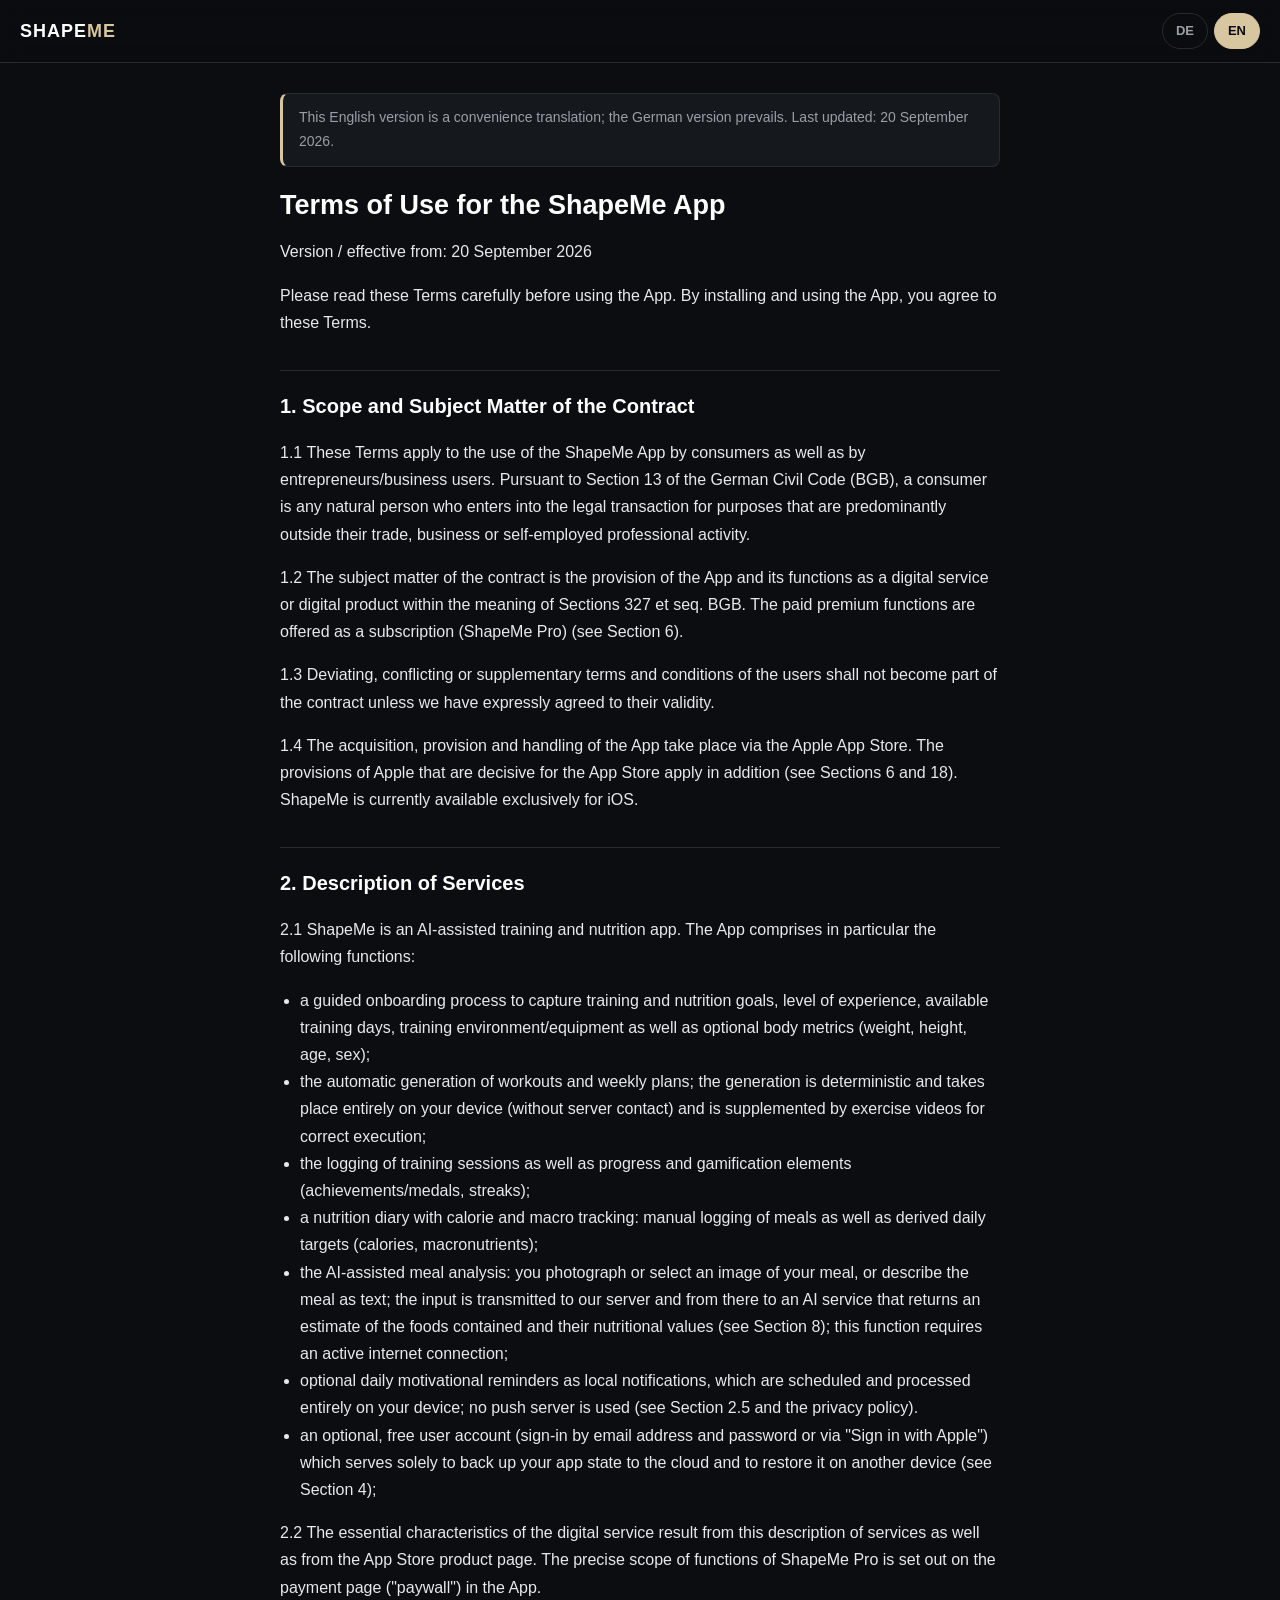
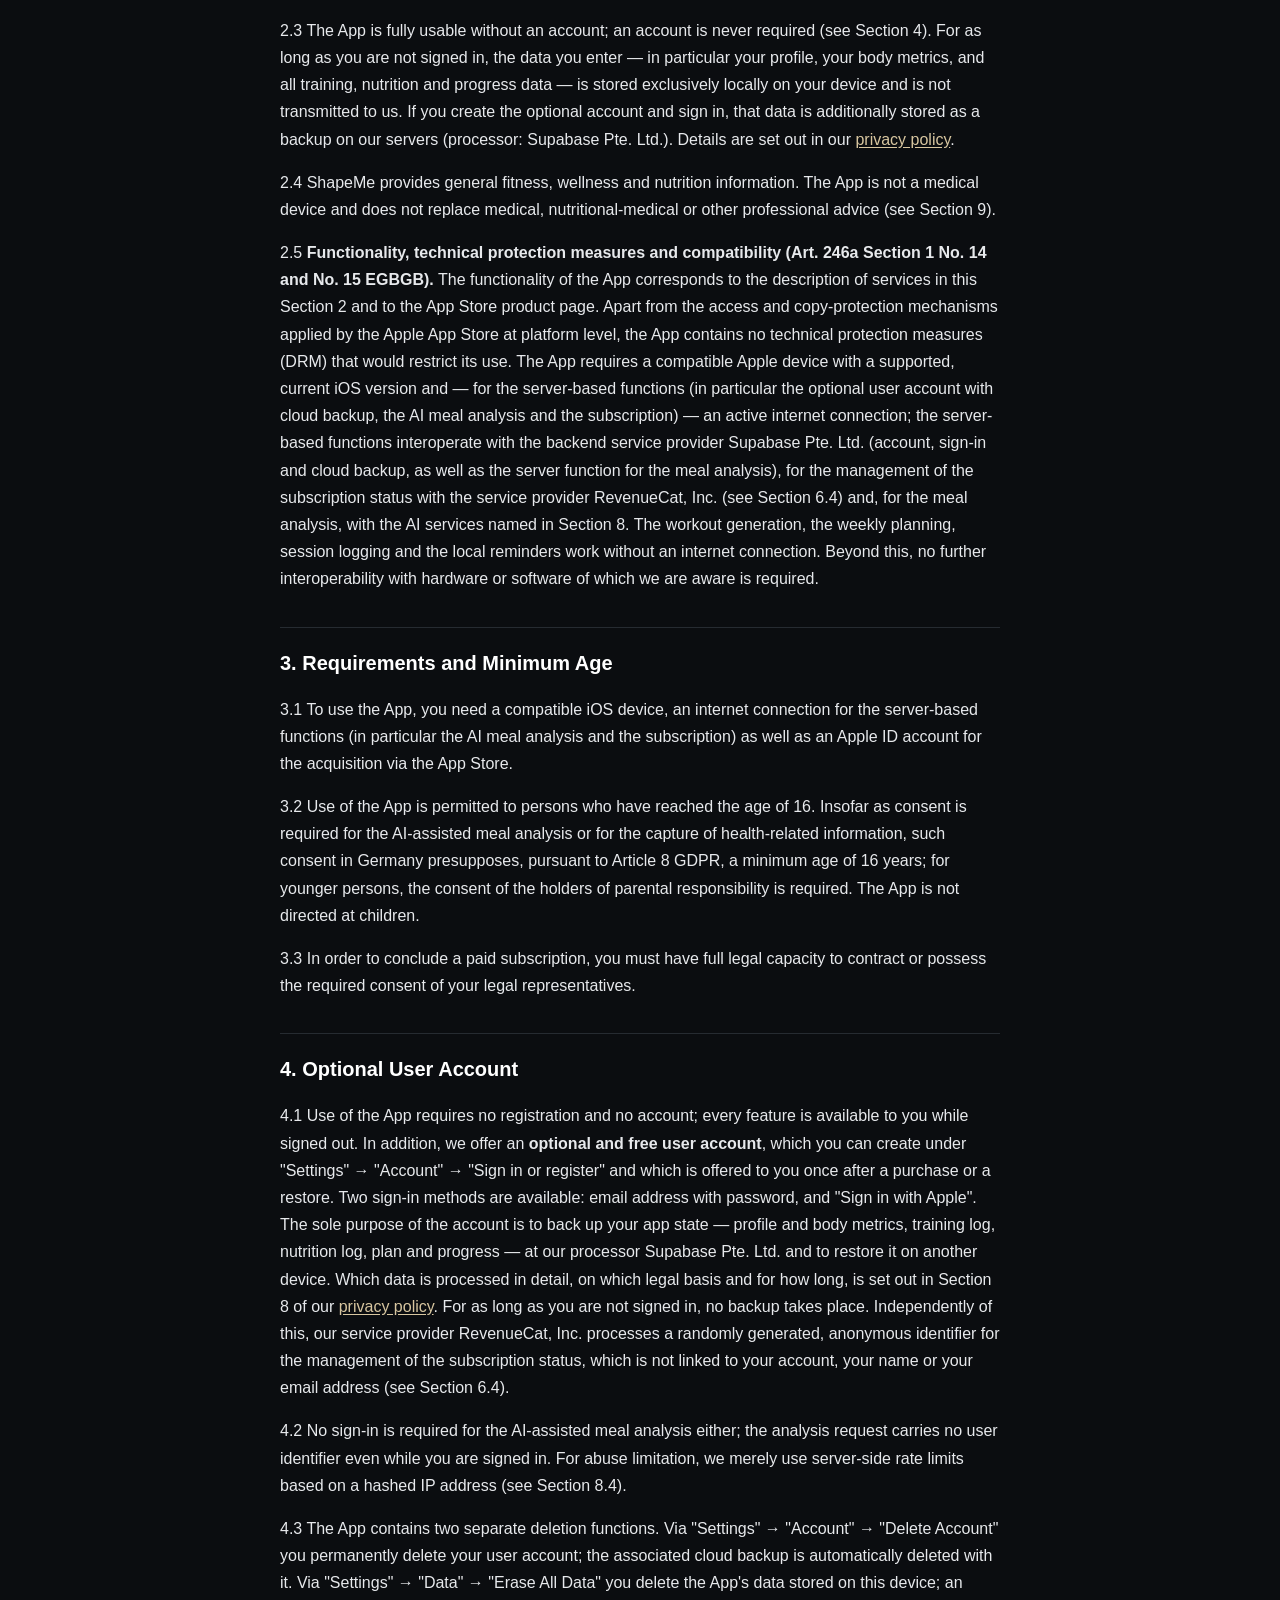
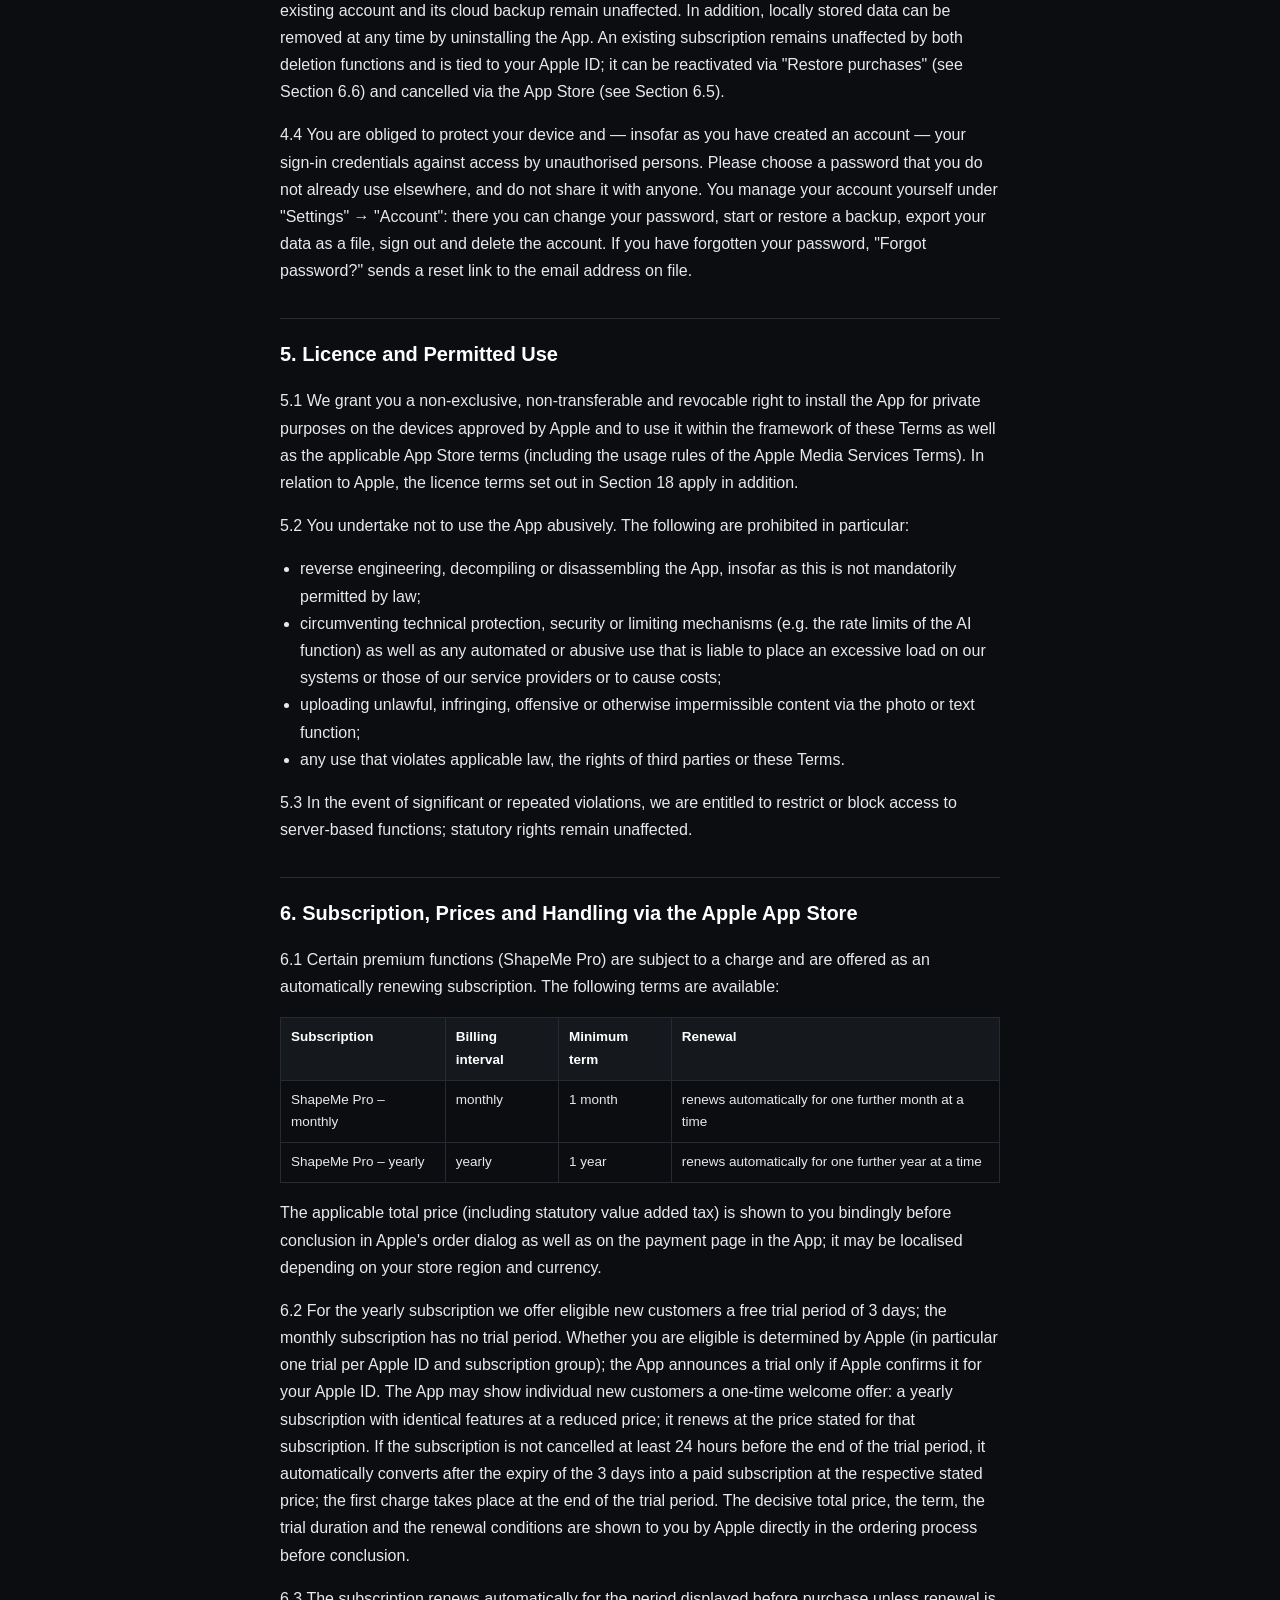
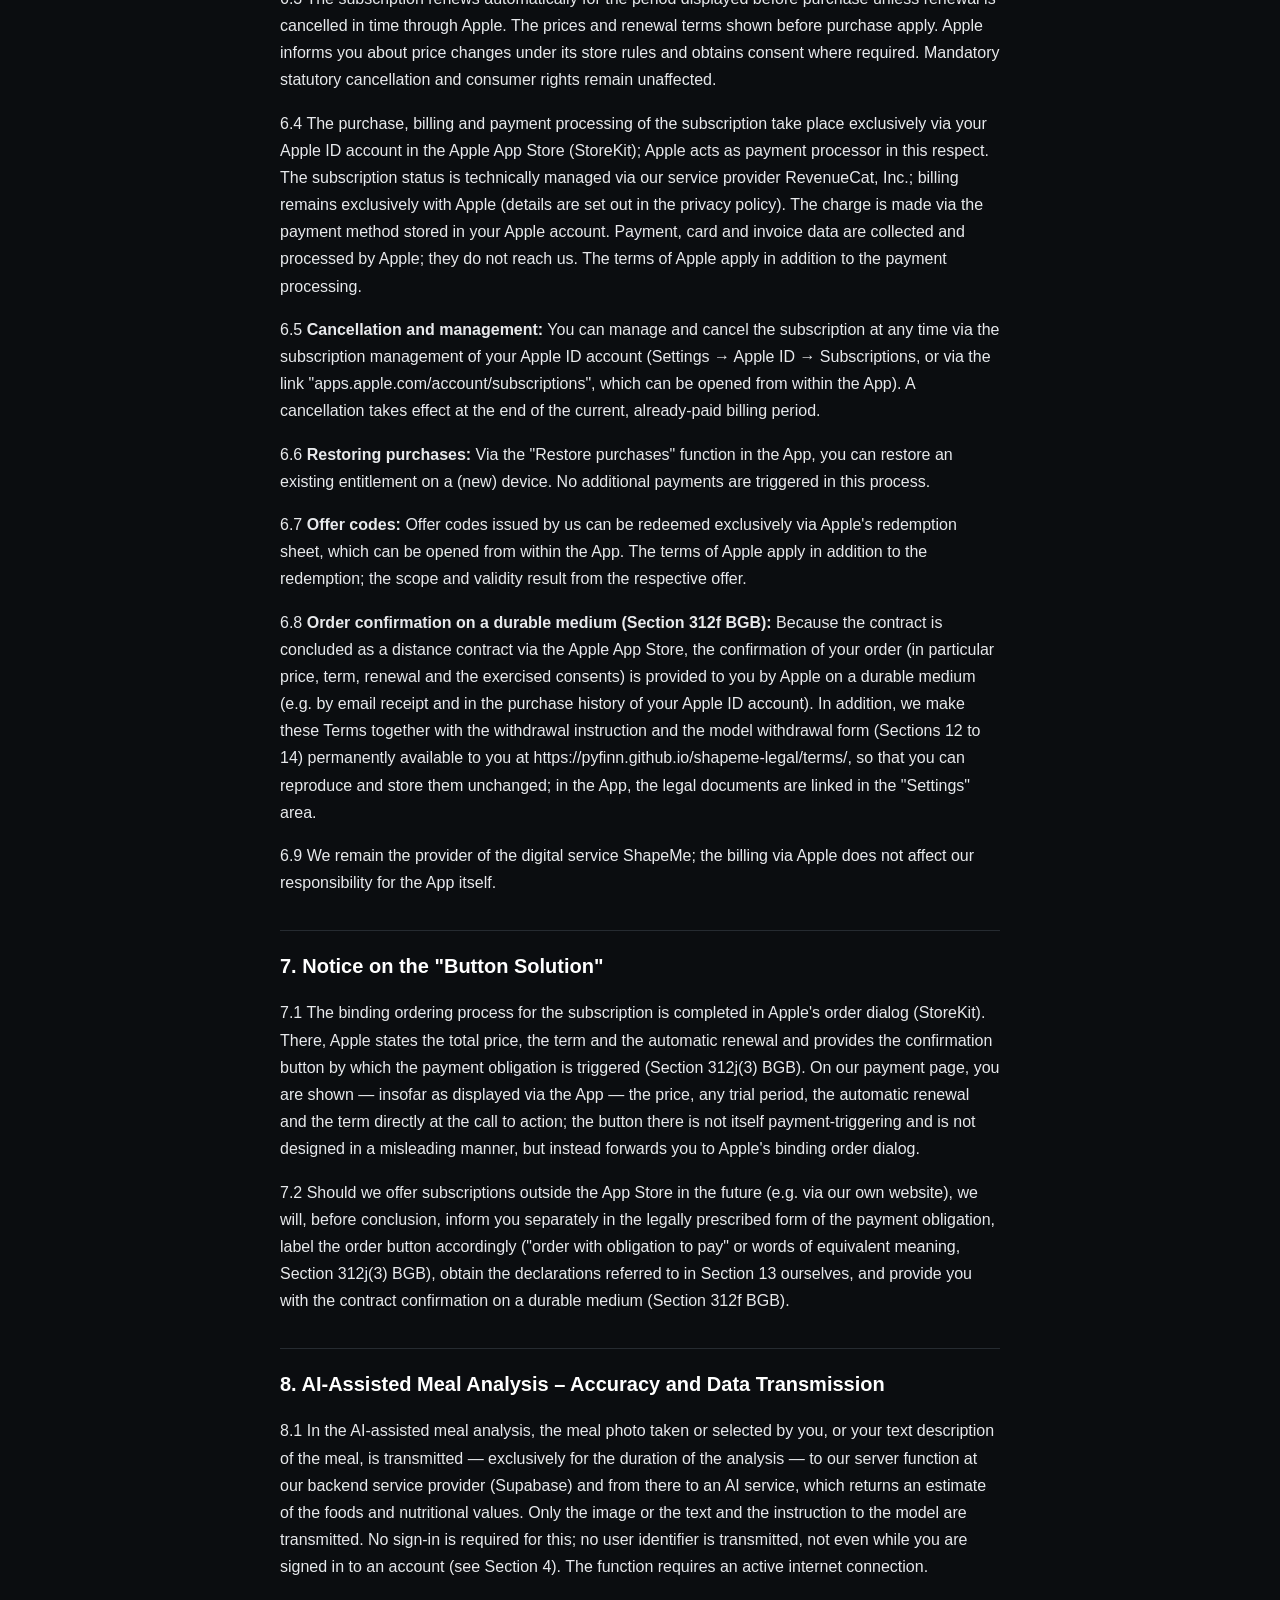
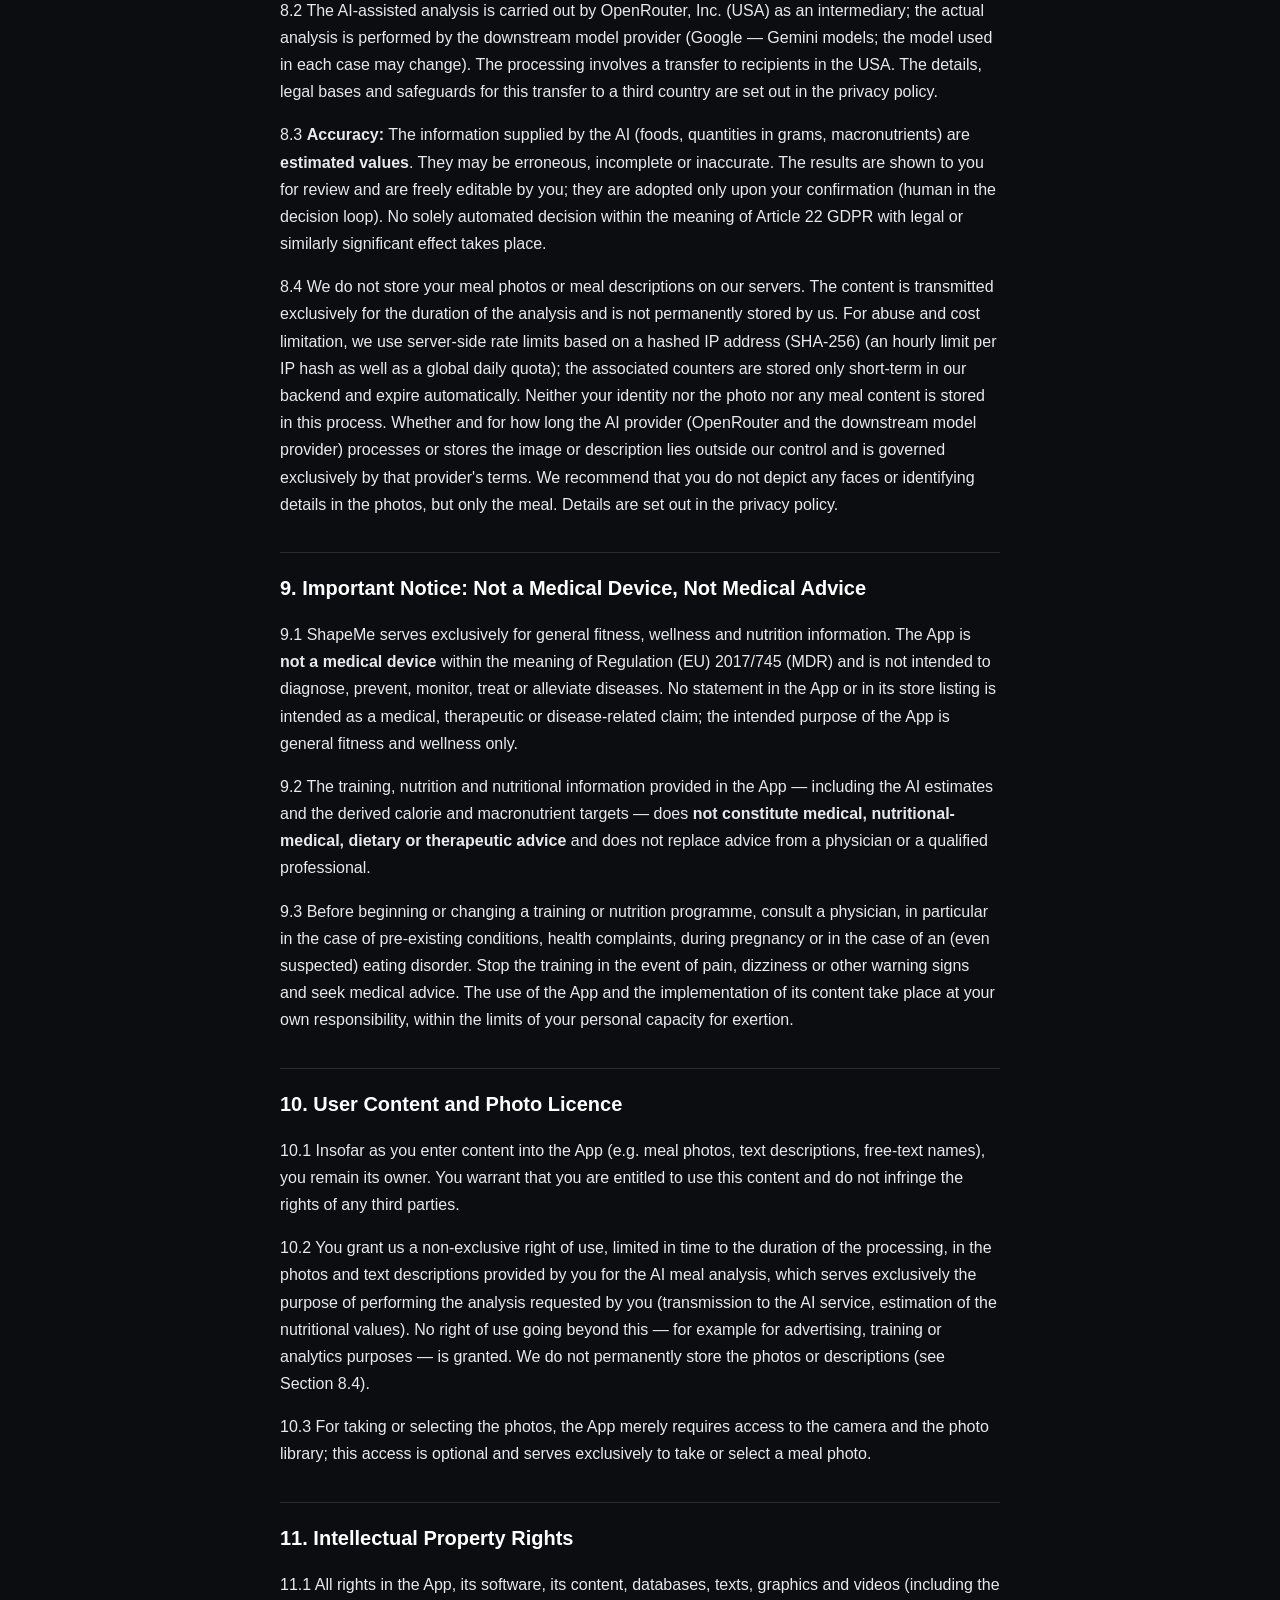
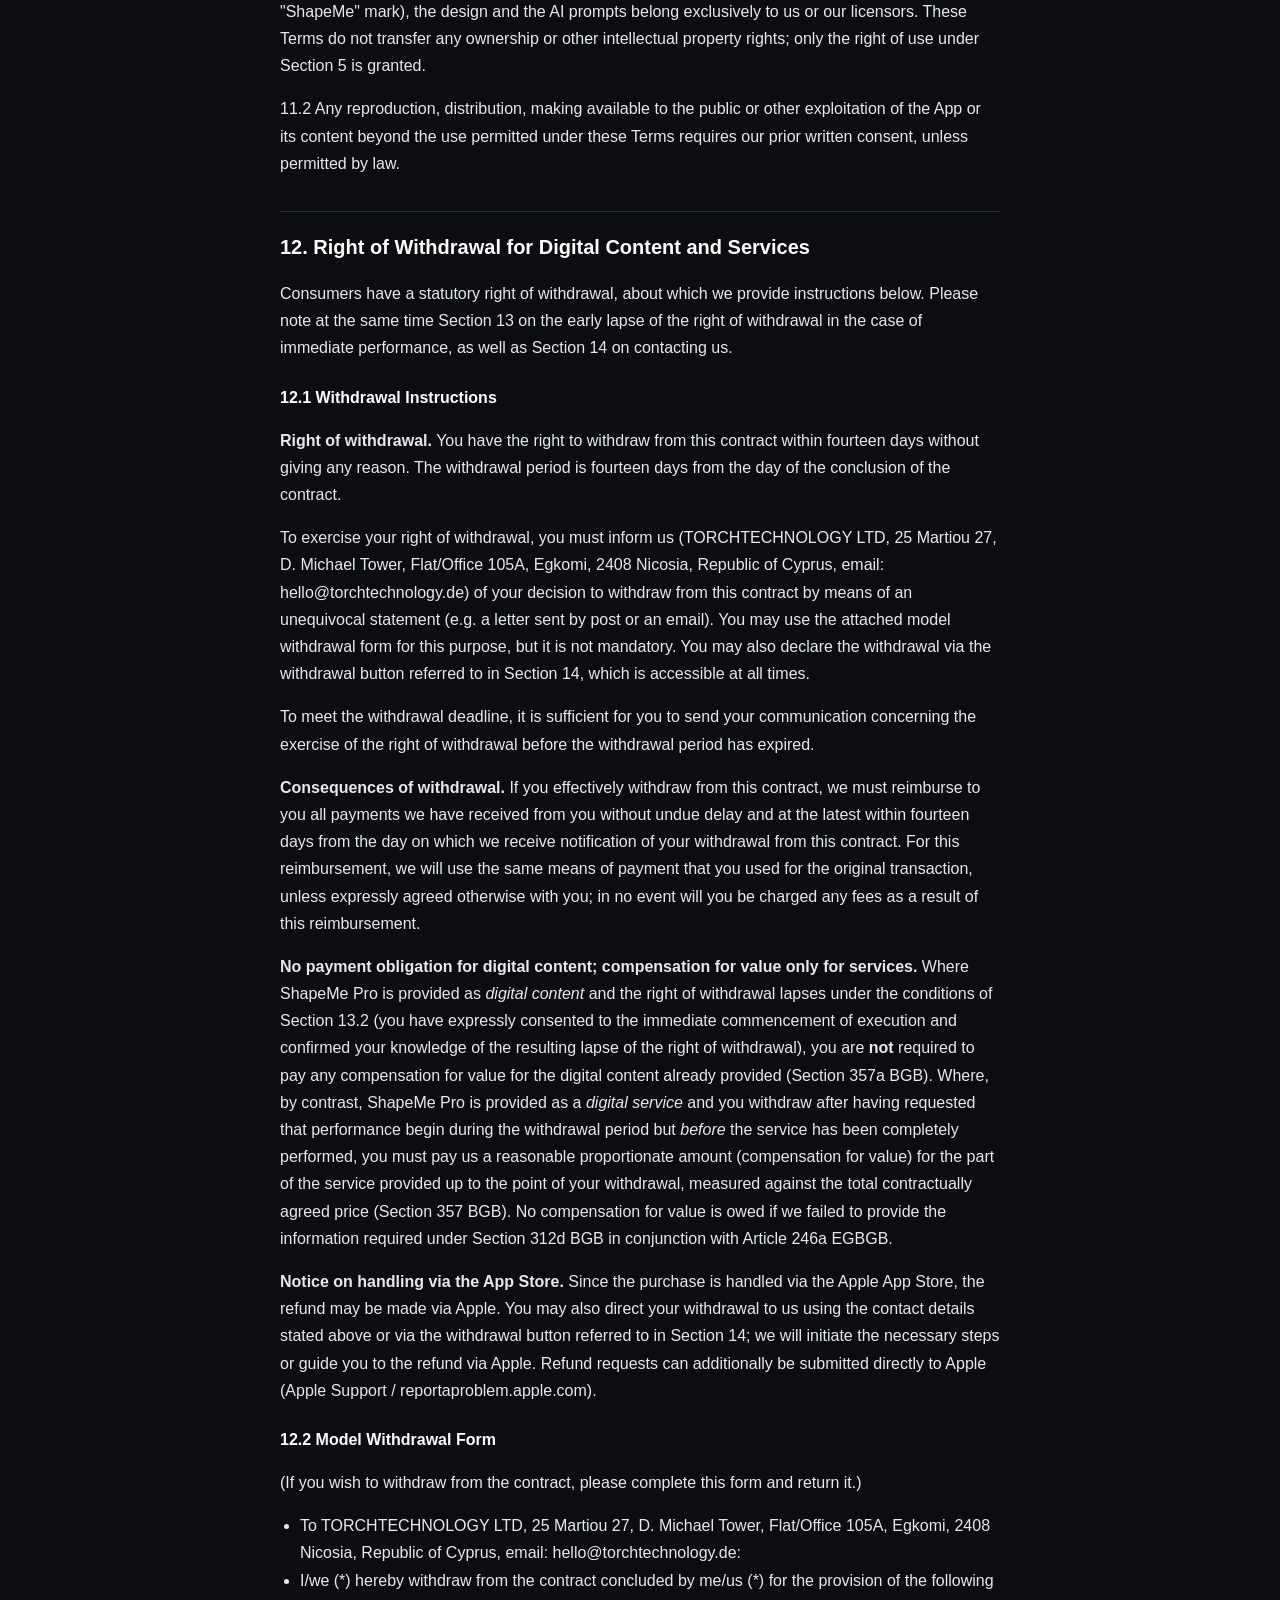
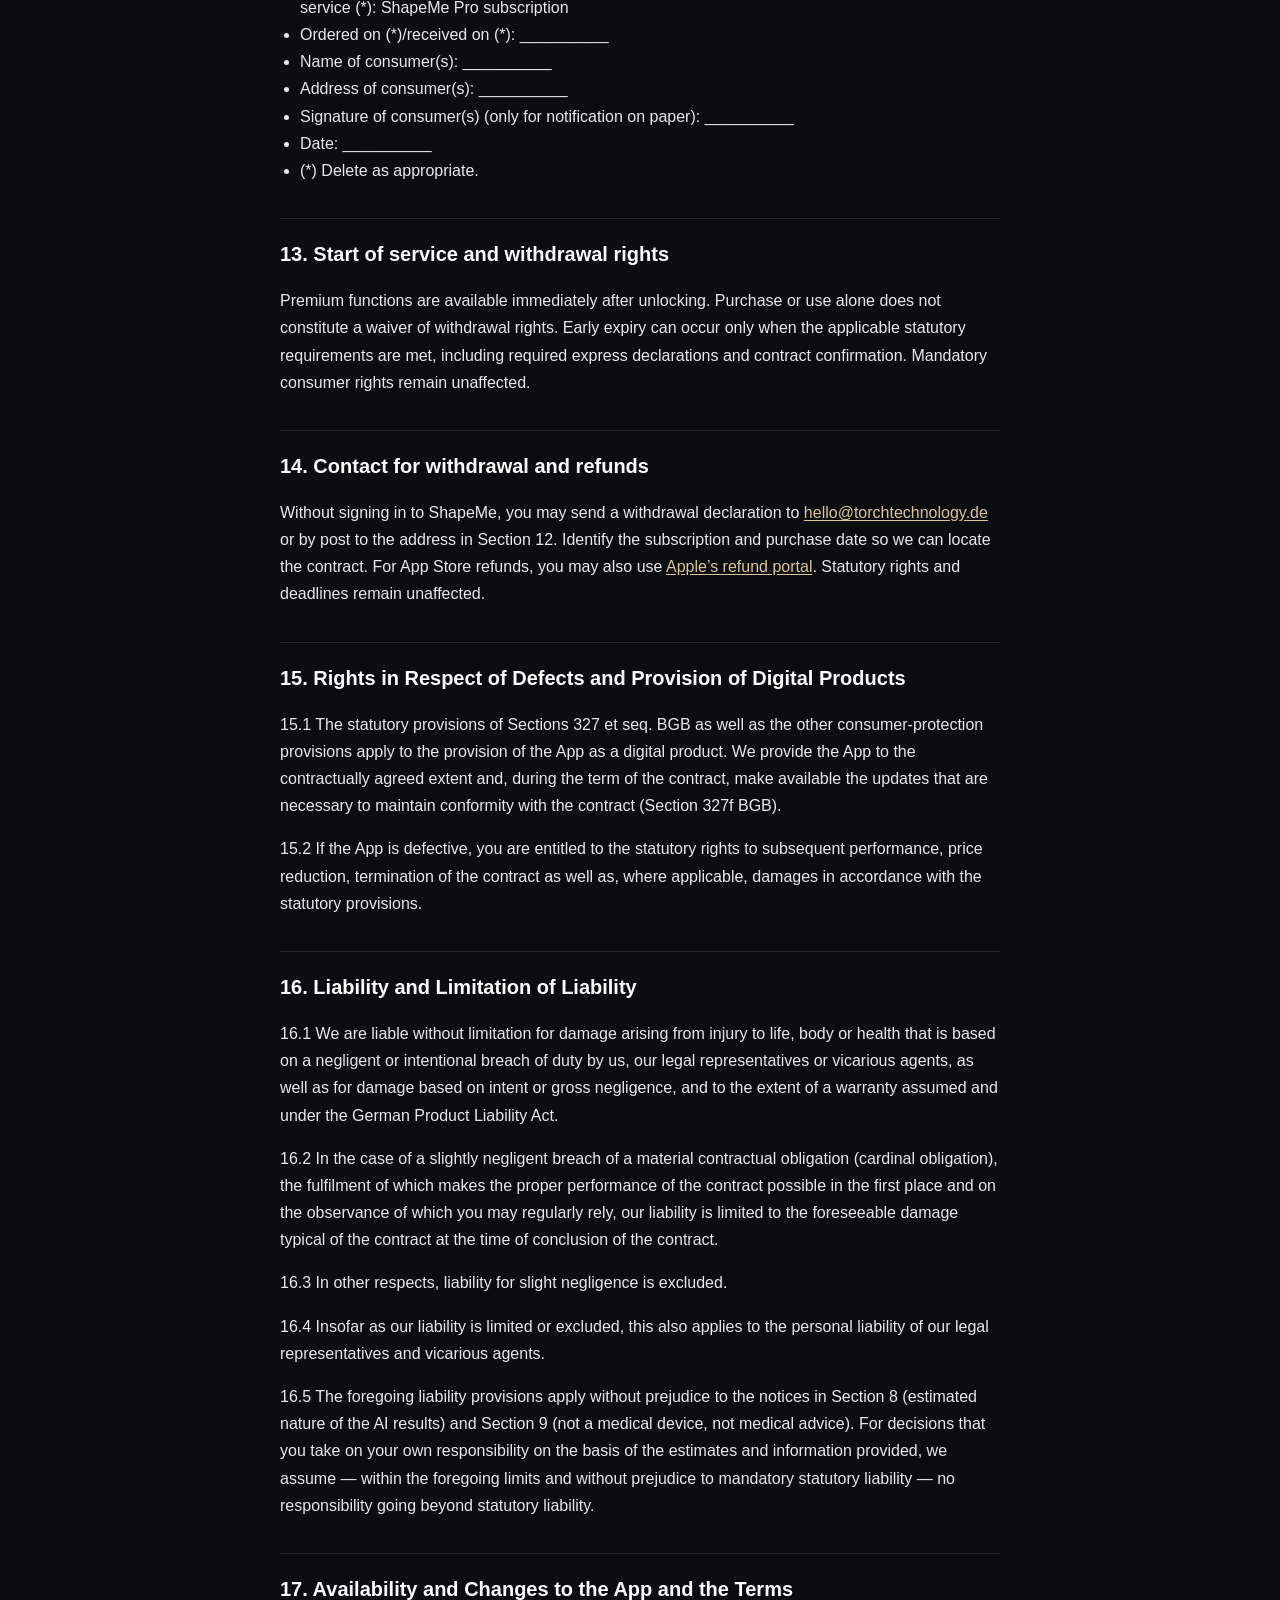
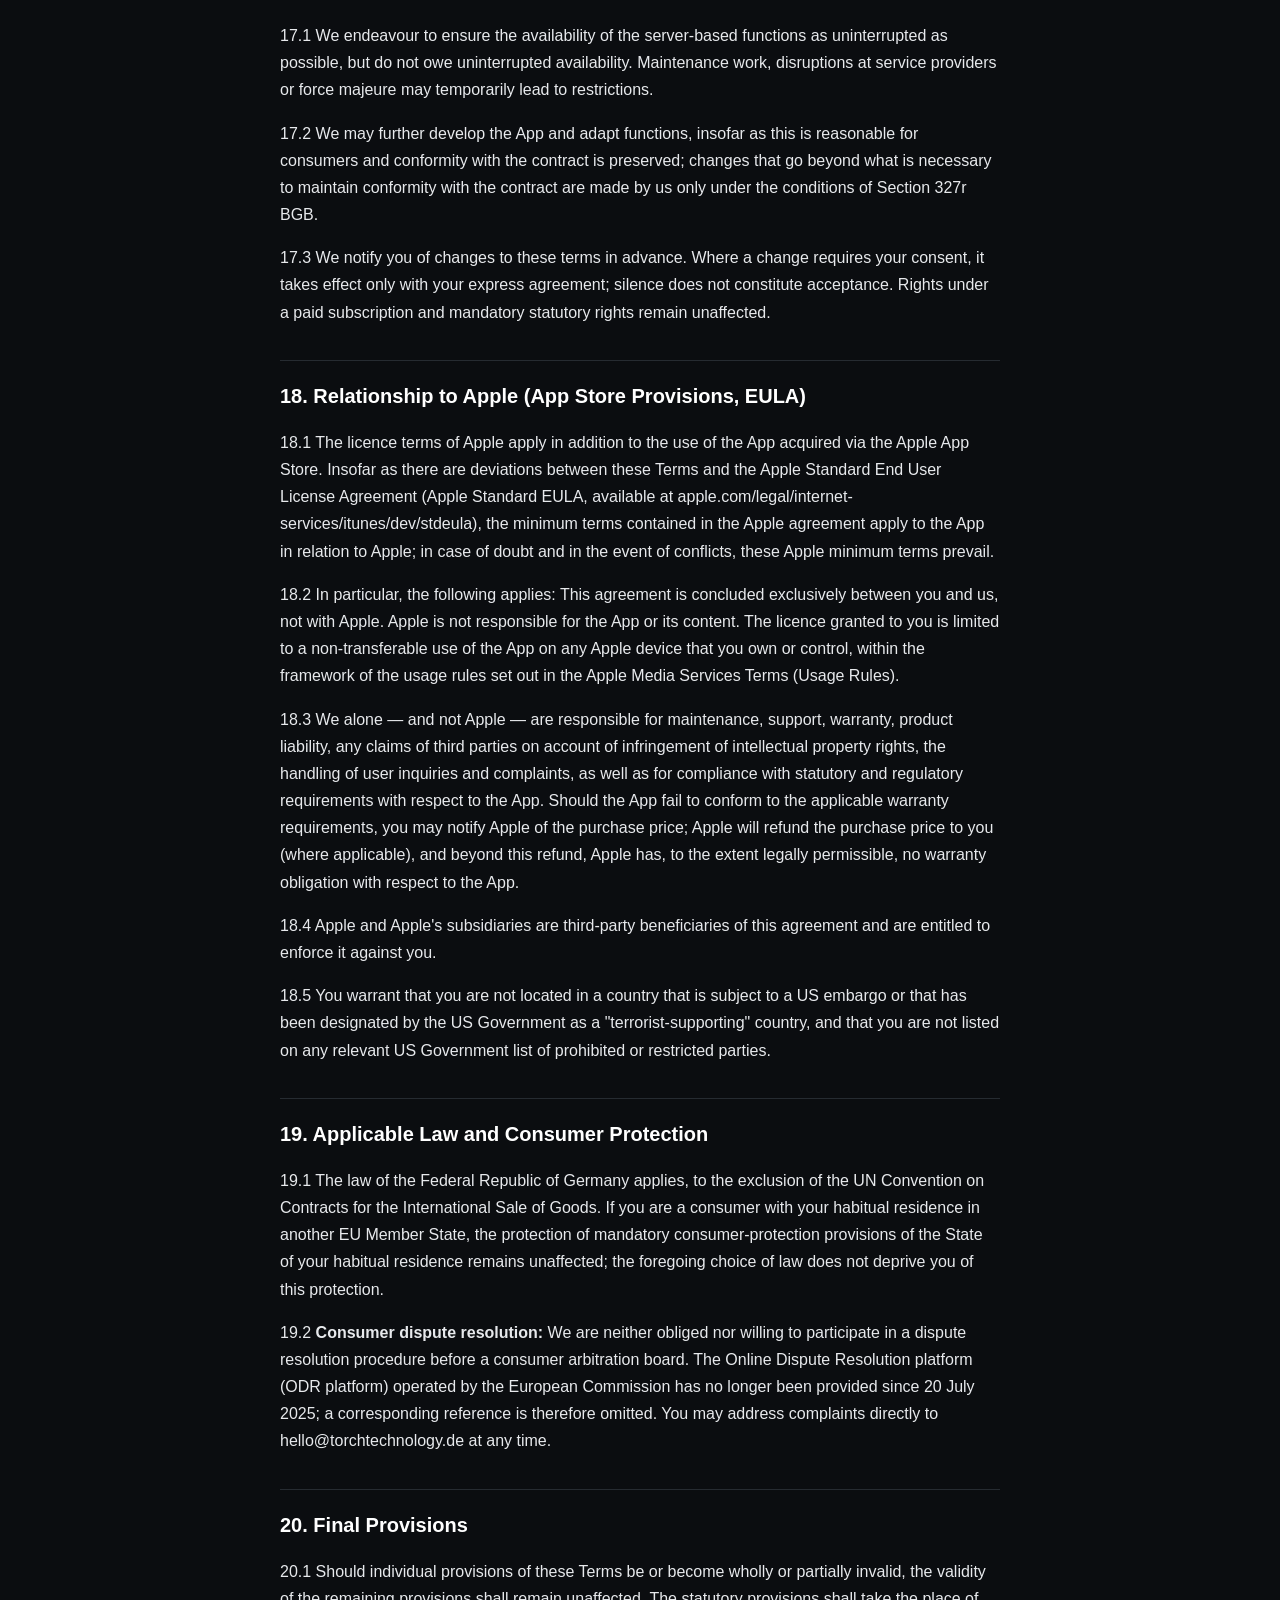
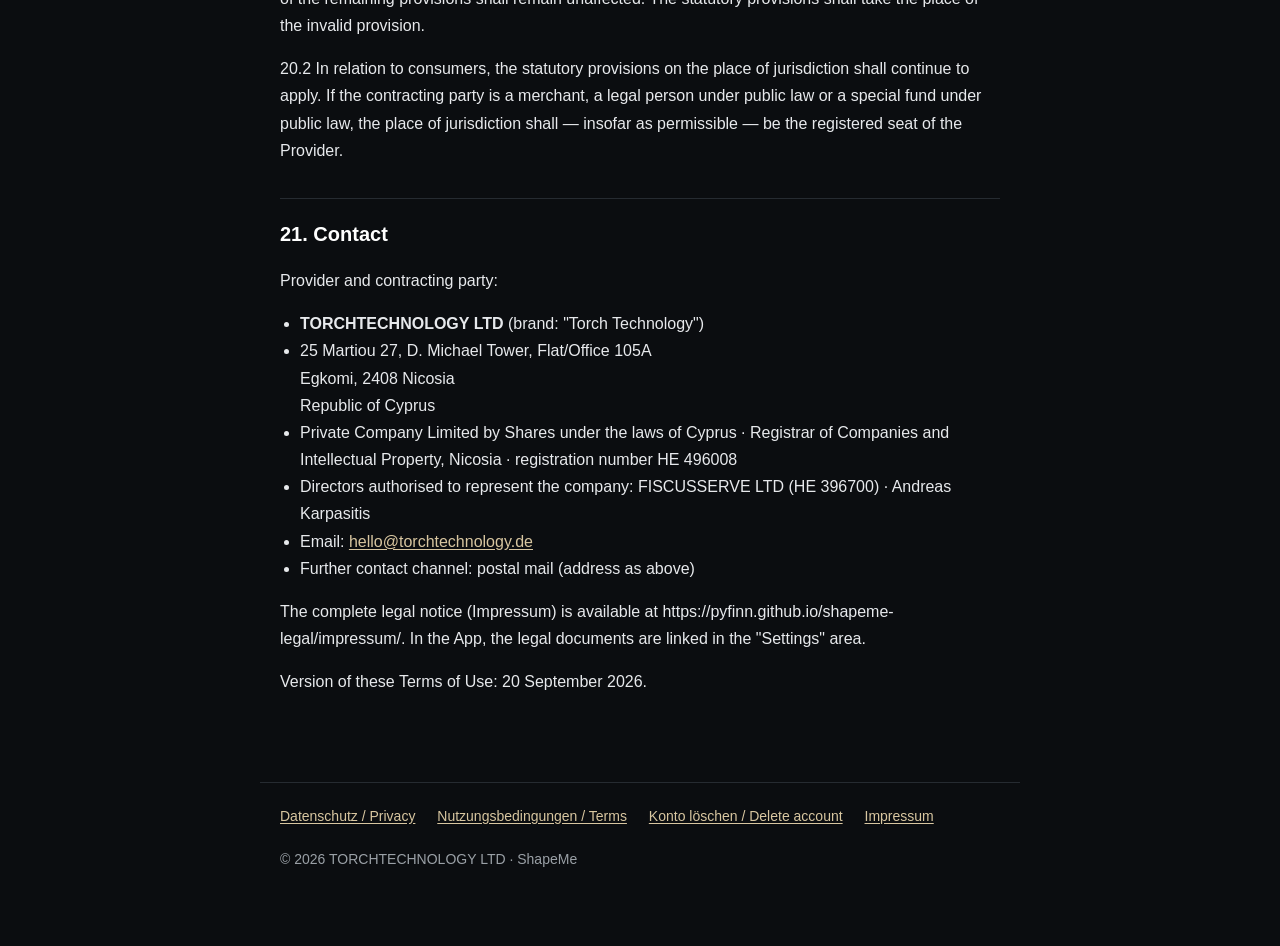
<file: terms/index.html>
<!doctype html>
<html lang="de">
<head>
<meta charset="utf-8">
<meta name="viewport" content="width=device-width, initial-scale=1">
<title>Nutzungsbedingungen / Terms of Use · ShapeMe</title>
<link rel="stylesheet" href="../style.css">
</head>
<body class="show-de">
<header class="top">
<a class="brand" href="../">SHAPE<b>ME</b></a>
<nav class="langtoggle"><button data-l="de">DE</button><button data-l="en">EN</button></nav>
</header>
<main>
<section class="lang lang-de"><p class="disclaimer">Dies ist die rechtsverbindliche deutsche Fassung. Stand: 20. September 2026.</p><h1>Nutzungsbedingungen für die ShapeMe-App</h1>
<p>Stand / gültig ab: 20. September 2026</p>

<p>Bitte lesen Sie diese Bedingungen sorgfältig, bevor Sie die App nutzen. Mit der Installation und Nutzung der App erklären Sie sich mit diesen Bedingungen einverstanden.</p>

<h2>1. Geltungsbereich und Vertragsgegenstand</h2>
<p>1.1 Diese Bedingungen gelten für die Nutzung der App ShapeMe durch Verbraucherinnen und Verbraucher sowie Unternehmerinnen und Unternehmer. Verbraucher ist gemäß § 13 BGB jede natürliche Person, die das Rechtsgeschäft zu Zwecken abschließt, die überwiegend weder ihrer gewerblichen noch ihrer selbständigen beruflichen Tätigkeit zugerechnet werden können.</p>
<p>1.2 Vertragsgegenstand ist die Bereitstellung der App und ihrer Funktionen als digitale Dienstleistung bzw. digitales Produkt im Sinne der §§ 327 ff. BGB. Die kostenpflichtigen Premium-Funktionen werden als Abonnement (ShapeMe Pro) angeboten (siehe Ziffer 6).</p>
<p>1.3 Abweichende, entgegenstehende oder ergänzende Bedingungen der Nutzerinnen und Nutzer werden nicht Vertragsbestandteil, es sei denn, wir hätten ihrer Geltung ausdrücklich zugestimmt.</p>
<p>1.4 Der Bezug, die Bereitstellung und die Abwicklung der App erfolgen über den Apple App Store. Es gelten ergänzend die für den App Store maßgeblichen Bestimmungen von Apple (siehe Ziffer 6 und 18). ShapeMe ist derzeit ausschließlich für iOS verfügbar.</p>

<h2>2. Leistungsbeschreibung</h2>
<p>2.1 ShapeMe ist eine KI-gestützte Trainings- und Ernährungs-App. Die App umfasst insbesondere folgende Funktionen:</p>
<ul>
<li>einen geführten Onboarding-Prozess zur Erfassung von Trainings- und Ernährungszielen, Erfahrungsstand, verfügbaren Trainingstagen, Trainingsumgebung/Ausrüstung sowie optionalen Körpermetriken (Gewicht, Größe, Alter, Geschlecht);</li>
<li>die automatische Generierung von Workouts und Wochenplänen; die Generierung erfolgt deterministisch und vollständig auf Ihrem Gerät (ohne Serverkontakt) und wird durch Übungsvideos zur Ausführung ergänzt;</li>
<li>das Protokollieren von Trainingseinheiten sowie Fortschritts- und Gamification-Elemente (Erfolge/Medaillen, Serien);</li>
<li>ein Ernährungstagebuch mit Kalorien- und Makro-Tracking: manuelle Erfassung von Mahlzeiten sowie abgeleitete Tagesziele (Kalorien, Makronährstoffe);</li>
<li>die KI-gestützte Mahlzeitenanalyse: Sie fotografieren bzw. wählen ein Bild Ihrer Mahlzeit oder beschreiben die Mahlzeit als Text; die Eingabe wird an unseren Server und von dort an einen KI-Dienst übermittelt, der eine Schätzung der enthaltenen Lebensmittel und Nährwerte zurückgibt (siehe Ziffer 8); diese Funktion erfordert eine aktive Internetverbindung;</li>
<li>optionale tägliche Motivations-Erinnerungen als lokale Mitteilungen, die vollständig auf Ihrem Gerät geplant und verarbeitet werden; es wird kein Push-Server eingesetzt (siehe Ziffer 2.5 und die Datenschutzerklärung).</li>
<li>ein optionales, kostenloses Nutzerkonto (Anmeldung per E-Mail-Adresse und Passwort oder über „Sign in with Apple“), das ausschließlich der Sicherung Ihres App-Zustands in der Cloud und dessen Wiederherstellung auf einem anderen Gerät dient (siehe Ziffer 4);</li>
</ul>
<p>2.2 Die wesentlichen Eigenschaften der digitalen Dienstleistung ergeben sich aus dieser Leistungsbeschreibung sowie aus der App Store-Produktseite. Der genaue Funktionsumfang von ShapeMe Pro ist auf der Bezahlseite („Paywall“) in der App ausgewiesen.</p>
<p>2.3 Die App ist ohne Konto vollständig nutzbar; ein Konto ist zu keiner Zeit erforderlich (siehe Ziffer 4). Solange Sie nicht angemeldet sind, werden die von Ihnen eingegebenen Daten – insbesondere Ihr Profil, Ihre Körpermetriken sowie sämtliche Trainings-, Ernährungs- und Fortschrittsdaten – ausschließlich lokal auf Ihrem Gerät gespeichert und nicht an uns übermittelt. Legen Sie das optionale Konto an und melden sich an, werden diese Daten zusätzlich als Sicherung auf unseren Servern (Auftragsverarbeiter: Supabase Pte. Ltd.) gespeichert. Einzelheiten regelt unsere <a href="https://pyfinn.github.io/shapeme-legal/privacy/">Datenschutzerklärung</a>.</p>
<p>2.4 ShapeMe erbringt allgemeine Fitness-, Wellness- und Ernährungsinformationen. Die App ist kein Medizinprodukt und ersetzt keine ärztliche, ernährungsmedizinische oder sonstige fachliche Beratung (siehe Ziffer 9).</p>
<p>2.5 <strong>Funktionalität, technische Schutzmaßnahmen und Kompatibilität (Art. 246a § 1 Nr. 14 und Nr. 15 EGBGB).</strong> Die Funktionalität der App entspricht der Leistungsbeschreibung in dieser Ziffer 2 und der App Store-Produktseite. Abgesehen von den durch den Apple App Store auf Plattformebene eingesetzten Zugangs- und Kopierschutzmechanismen enthält die App keine technischen Schutzmaßnahmen (DRM), die ihre Nutzung beschränken würden. Die App erfordert ein kompatibles Apple-Gerät mit einer unterstützten, aktuellen iOS-Version sowie – für die serverbasierten Funktionen (insbesondere das optionale Nutzerkonto mit Cloud-Sicherung, die KI-Mahlzeitenanalyse und das Abonnement) – eine aktive Internetverbindung; die serverbasierten Funktionen interoperieren mit dem Backend-Dienstleister Supabase Pte. Ltd. (Konto, Anmeldung und Cloud-Sicherung sowie Server-Funktion für die Mahlzeitenanalyse), für die Verwaltung des Abonnementstatus mit dem Dienstleister RevenueCat, Inc. (siehe Ziffer 6.4) und, für die Mahlzeitenanalyse, mit den in Ziffer 8 genannten KI-Diensten. Die Workout-Generierung, die Wochenplanung, das Protokollieren und die lokalen Erinnerungen funktionieren ohne Internetverbindung. Darüber hinaus ist keine weitere uns bekannte Interoperabilität mit Hard- oder Software erforderlich.</p>

<h2>3. Voraussetzungen und Mindestalter</h2>
<p>3.1 Für die Nutzung der App benötigen Sie ein kompatibles iOS-Gerät, eine Internetverbindung für die serverbasierten Funktionen (insbesondere die KI-Mahlzeitenanalyse und das Abonnement) sowie einen Apple-ID-Account für den Bezug über den App Store.</p>
<p>3.2 Die Nutzung der App ist Personen ab Vollendung des 16. Lebensjahres gestattet. Soweit für die KI-gestützte Mahlzeitenanalyse oder die Erfassung gesundheitsbezogener Angaben eine Einwilligung erforderlich ist, setzt diese in Deutschland gemäß Art. 8 DSGVO ein Mindestalter von 16 Jahren voraus; bei jüngeren Personen ist die Einwilligung der Sorgeberechtigten erforderlich. Die App richtet sich nicht an Kinder.</p>
<p>3.3 Für den Abschluss eines kostenpflichtigen Abonnements müssen Sie unbeschränkt geschäftsfähig sein oder die erforderliche Zustimmung Ihrer gesetzlichen Vertreter besitzen.</p>

<h2>4. Optionales Nutzerkonto</h2>
<p>4.1 Die Nutzung der App setzt keine Registrierung und kein Konto voraus; sämtliche Funktionen stehen Ihnen auch ohne Anmeldung zur Verfügung. Ergänzend bieten wir ein <strong>freiwilliges und kostenloses Nutzerkonto</strong> an, das Sie im Bereich „Einstellungen“ → „Konto“ → „Anmelden oder registrieren“ anlegen können und das nach einem Kauf oder einer Wiederherstellung einmalig angeboten wird. Für die Anmeldung stehen die E-Mail-Adresse mit Passwort und „Sign in with Apple“ zur Verfügung. Der einzige Zweck des Kontos ist die Sicherung Ihres App-Zustands – Profil und Körpermetriken, Trainingsprotokoll, Ernährungsprotokoll, Plan und Fortschritt – bei unserem Auftragsverarbeiter Supabase Pte. Ltd. sowie deren Wiederherstellung auf einem anderen Gerät. Welche Daten dabei im Einzelnen verarbeitet werden, auf welcher Rechtsgrundlage und wie lange, regelt Abschnitt 4 der <a href="https://pyfinn.github.io/shapeme-legal/privacy/">Datenschutzerklärung</a>. Eine Cloud-Sicherung setzt eine Anmeldung und eine gesonderte Einwilligung in der App voraus. Ohne diese Freigabe findet keine Sicherung statt. Unabhängig hiervon verarbeitet unser Dienstleister RevenueCat, Inc. für die Verwaltung des Abonnementstatus eine zufällig erzeugte, anonyme Kennung, die nicht mit Ihrem Konto, Ihrem Namen oder Ihrer E-Mail-Adresse verknüpft wird (siehe Ziffer 6.4).</p>
<p>4.2 Auch für die KI-gestützte Mahlzeitenanalyse ist keine Anmeldung erforderlich; die Analyse-Anfrage trägt auch bei angemeldetem Konto keine Nutzerkennung. Zur Missbrauchsbegrenzung setzen wir lediglich serverseitige Rate-Limits auf Basis einer gehashten IP-Adresse ein (siehe Ziffer 8.4).</p>
<p>4.3 Die App enthält zwei getrennte Löschfunktionen. Über „Einstellungen“ → „Konto“ → „Konto löschen“ löschen Sie Ihr Nutzerkonto endgültig; die dazugehörige Cloud-Sicherung wird dabei automatisch mitgelöscht. Über „Einstellungen“ → „Daten“ → „Alle Daten löschen“ löschen Sie die auf diesem Gerät gespeicherten Daten der App; ein bestehendes Konto und dessen Cloud-Sicherung bleiben davon unberührt. Lokal gespeicherte Daten lassen sich darüber hinaus jederzeit durch Deinstallation der App entfernen. Ein bestehendes Abonnement bleibt von beiden Löschfunktionen unberührt und ist an Ihre Apple-ID gebunden; es kann über „Käufe wiederherstellen“ erneut aktiviert (siehe Ziffer 6.6) und über den App Store gekündigt werden (siehe Ziffer 6.5).</p>
<p>4.4 Sie sind verpflichtet, Ihr Gerät und – soweit Sie ein Konto angelegt haben – Ihre Zugangsdaten vor dem Zugriff Unbefugter zu schützen. Bitte wählen Sie ein Passwort, das Sie nicht bereits an anderer Stelle verwenden, und teilen Sie es niemandem mit. Ihr Konto verwalten Sie selbst unter „Einstellungen“ → „Konto“: Dort können Sie Ihr Passwort ändern, eine Sicherung anstoßen oder wiederherstellen, Ihre Daten als Datei exportieren, sich abmelden und das Konto löschen. Haben Sie Ihr Passwort vergessen, senden wir Ihnen über „Passwort vergessen?“ einen Link zum Zurücksetzen an die hinterlegte E-Mail-Adresse.</p>

<h2>5. Lizenz und zulässige Nutzung</h2>
<p>5.1 Wir gewähren Ihnen ein einfaches, nicht ausschließliches, nicht übertragbares und widerrufliches Recht, die App zu privaten Zwecken auf den von Apple zugelassenen Geräten zu installieren und im Rahmen dieser Bedingungen sowie der anwendbaren App Store-Bedingungen (einschließlich der Nutzungsregeln der Apple Media Services Terms) zu nutzen. Im Verhältnis zu Apple gelten ergänzend die in Ziffer 18 genannten Lizenzbedingungen.</p>
<p>5.2 Sie verpflichten sich, die App nicht missbräuchlich zu nutzen. Untersagt sind insbesondere:</p>
<ul>
<li>das Zurückentwickeln (Reverse Engineering), Dekompilieren oder Disassemblieren der App, soweit dies nicht gesetzlich zwingend erlaubt ist;</li>
<li>das Umgehen technischer Schutz-, Sicherheits- oder Begrenzungsmechanismen (z. B. der Rate-Limits der KI-Funktion) sowie eine automatisierte oder missbräuchliche Nutzung, die geeignet ist, unsere Systeme oder die unserer Dienstleister übermäßig zu belasten oder Kosten zu verursachen;</li>
<li>das Hochladen rechtswidriger, rechtsverletzender, beleidigender oder anderweitig unzulässiger Inhalte über die Foto- oder Textfunktion;</li>
<li>jede Nutzung, die gegen geltendes Recht, Rechte Dritter oder diese Bedingungen verstößt.</li>
</ul>
<p>5.3 Bei erheblichen oder wiederholten Verstößen sind wir berechtigt, den Zugang zu serverbasierten Funktionen zu beschränken oder zu sperren; gesetzliche Rechte bleiben unberührt.</p>

<h2>6. Abonnement, Preise und Abwicklung über den Apple App Store</h2>
<p>6.1 Bestimmte Premium-Funktionen (ShapeMe Pro) sind kostenpflichtig und werden als automatisch verlängerndes Abonnement angeboten. Es stehen folgende Laufzeiten zur Verfügung:</p>
<table>
<tr><th>Abonnement</th><th>Abrechnungsintervall</th><th>Mindestlaufzeit</th><th>Verlängerung</th></tr>
<tr><td>ShapeMe Pro – monatlich</td><td>monatlich</td><td>1 Monat</td><td>verlängert sich automatisch um jeweils einen Monat</td></tr>
<tr><td>ShapeMe Pro – jährlich</td><td>jährlich</td><td>1 Jahr</td><td>verlängert sich automatisch um jeweils ein Jahr</td></tr>
</table>
<p>Der jeweils gültige Gesamtpreis (einschließlich der gesetzlichen Umsatzsteuer) wird Ihnen vor Abschluss verbindlich im Bestelldialog von Apple sowie auf der Bezahlseite in der App angezeigt; er kann je nach Store-Region und Währung lokalisiert sein.</p>
<p>6.2 Für das Jahresabonnement bieten wir berechtigten Neukunden eine kostenlose Testphase von 3 Tagen an; das Monatsabonnement hat keine Testphase. Ob Sie berechtigt sind, bestimmt Apple (insbesondere eine Testphase je Apple-ID und Abonnementgruppe); die App kündigt eine Testphase nur an, wenn Apple sie für Ihre Apple-ID bestätigt. Einzelnen Neukunden kann die App einmalig ein Willkommensangebot anzeigen: ein Jahresabonnement mit identischem Leistungsumfang zu einem reduzierten Preis; es verlängert sich zu dem für dieses Abonnement ausgewiesenen Preis. Wird das Abonnement nicht spätestens 24 Stunden vor Ablauf der Testphase gekündigt, geht es nach Ablauf der 3 Tage automatisch in ein kostenpflichtiges Abonnement zum jeweils ausgewiesenen Preis über; die erste Belastung erfolgt zum Ende der Testphase. Der maßgebliche Gesamtpreis, die Laufzeit, die Testdauer und die Verlängerungsbedingungen werden Ihnen vor Abschluss unmittelbar im Bestellvorgang von Apple angezeigt.</p>
<p>6.3 Das Abonnement verlängert sich automatisch um die auf der Kaufseite ausgewiesene Laufzeit, sofern die Verlängerung nicht rechtzeitig über Apple gekündigt wird. Maßgeblich sind die vor dem Kauf angezeigten Preise und Verlängerungsbedingungen. Über Preisänderungen informiert Apple nach den geltenden Store-Regeln; soweit erforderlich, wird Ihre Zustimmung eingeholt. Zwingende gesetzliche Kündigungs- und Verbraucherrechte bleiben unberührt.</p>
<p>6.4 Der Erwerb, die Abrechnung und die Zahlungsabwicklung des Abonnements erfolgen ausschließlich über Ihr Apple-ID-Konto im Apple App Store (StoreKit); Apple ist insoweit Zahlungsabwickler. Der Abonnementstatus wird technisch über unseren Dienstleister RevenueCat, Inc. verwaltet; die Abrechnung verbleibt ausschließlich bei Apple (Einzelheiten regelt die Datenschutzerklärung). Die Belastung erfolgt über die in Ihrem Apple-Konto hinterlegte Zahlungsart. Zahlungs-, Karten- und Rechnungsdaten werden von Apple erhoben und verarbeitet; sie gelangen nicht an uns. Für die Zahlungsabwicklung gelten ergänzend die Bedingungen von Apple.</p>
<p>6.5 <strong>Kündigung und Verwaltung:</strong> Sie können das Abonnement jederzeit über die Abonnement-Verwaltung Ihres Apple-ID-Kontos verwalten und kündigen (Einstellungen → Apple-ID → Abonnements bzw. über den Link „apps.apple.com/account/subscriptions“, der aus der App heraus geöffnet werden kann). Eine Kündigung wird zum Ende des laufenden, bereits bezahlten Abrechnungszeitraums wirksam.</p>
<p>6.6 <strong>Wiederherstellen von Käufen:</strong> Über die Funktion „Käufe wiederherstellen“ in der App können Sie eine bestehende Berechtigung auf einem (neuen) Gerät wiederherstellen. Hierbei werden keine zusätzlichen Zahlungen ausgelöst.</p>
<p>6.7 <strong>Angebotscodes:</strong> Von uns ausgegebene Angebotscodes (Offer Codes) können ausschließlich über das Einlöse-Fenster von Apple (Redemption Sheet) eingelöst werden, das aus der App heraus geöffnet werden kann. Für die Einlösung gelten ergänzend die Bedingungen von Apple; Umfang und Gültigkeit ergeben sich aus dem jeweiligen Angebot.</p>
<p>6.8 <strong>Vertragsbestätigung auf einem dauerhaften Datenträger (§ 312f BGB):</strong> Da der Vertrag als Fernabsatzvertrag über den Apple App Store geschlossen wird, erhalten Sie die Bestätigung Ihrer Bestellung (insbesondere Preis, Laufzeit, Verlängerung und die abgegebenen Zustimmungen) von Apple auf einem dauerhaften Datenträger (z. B. per E-Mail-Beleg und in der Kaufhistorie Ihres Apple-ID-Kontos). Darüber hinaus halten wir diese Bedingungen einschließlich der Widerrufsbelehrung und des Muster-Widerrufsformulars (Ziffern 12 bis 14) dauerhaft unter https://pyfinn.github.io/shapeme-legal/terms/ für Sie abrufbar, sodass Sie sie unverändert wiedergeben und speichern können; in der App sind die Rechtstexte im Bereich „Einstellungen“ verlinkt.</p>
<p>6.9 Wir bleiben Anbieter der digitalen Dienstleistung ShapeMe; die Abrechnung über Apple lässt unsere Verantwortlichkeit für die App selbst unberührt.</p>

<h2>7. Hinweis zur „Button-Lösung“</h2>
<p>7.1 Der verbindliche Bestellvorgang für das Abonnement wird im Bestelldialog von Apple (StoreKit) abgeschlossen. Apple weist dort den Gesamtpreis, die Laufzeit und die automatische Verlängerung aus und stellt die Bestätigungsschaltfläche bereit, mit der die Zahlungspflicht ausgelöst wird (§ 312j Abs. 3 BGB). Auf unserer Bezahlseite werden Ihnen – soweit über die App angezeigt – Preis, etwaige Testphase, automatische Verlängerung und Laufzeit unmittelbar bei der Handlungsaufforderung dargestellt; die dortige Schaltfläche ist nicht selbst zahlungsauslösend und nicht irreführend gestaltet, sondern leitet Sie zum verbindlichen Bestelldialog von Apple weiter.</p>
<p>7.2 Sollten wir künftig Abonnements außerhalb des App Stores (z. B. über eine eigene Website) anbieten, weisen wir Sie vor Abschluss gesondert in der gesetzlich vorgeschriebenen Form auf die Zahlungspflicht hin, kennzeichnen die Bestellschaltfläche entsprechend („zahlungspflichtig bestellen“ oder gleichbedeutend, § 312j Abs. 3 BGB), holen Ihre Erklärungen nach Ziffer 13 selbst ein und übermitteln Ihnen die Vertragsbestätigung auf einem dauerhaften Datenträger (§ 312f BGB).</p>

<h2>8. KI-gestützte Mahlzeitenanalyse – Genauigkeit und Datenübermittlung</h2>
<p>8.1 Bei der KI-gestützten Mahlzeitenanalyse wird das von Ihnen aufgenommene bzw. ausgewählte Mahlzeitenfoto oder Ihre Textbeschreibung der Mahlzeit – ausschließlich für die Dauer der Auswertung – an unsere Server-Funktion bei unserem Backend-Dienstleister (Supabase) und von dort an einen KI-Dienst übermittelt, der eine Schätzung der Lebensmittel und Nährwerte zurückliefert. Übermittelt werden allein das Bild bzw. der Text und die Anweisung an das Modell. Eine Anmeldung ist hierfür nicht erforderlich; eine Nutzerkennung wird nicht übermittelt, auch nicht bei angemeldetem Konto (siehe Ziffer 4). Die Funktion erfordert eine aktive Internetverbindung.</p>
<p>8.2 Die KI-gestützte Auswertung übernimmt die OpenRouter, Inc. (USA) als Vermittler; die eigentliche Auswertung erfolgt durch den nachgelagerten Modellanbieter (Google – Gemini-Modelle; das jeweils eingesetzte Modell kann sich ändern). Die Verarbeitung umfasst eine Übermittlung in die USA. Einzelheiten, Rechtsgrundlagen und Garantien für die Datenübermittlung in Drittländer regelt die Datenschutzerklärung.</p>
<p>8.3 <strong>Genauigkeit:</strong> Die von der KI gelieferten Angaben (Lebensmittel, Mengen in Gramm, Makronährstoffe) sind <strong>Schätzwerte</strong>. Sie können fehlerhaft, unvollständig oder ungenau sein. Die Ergebnisse werden Ihnen zur Überprüfung angezeigt und sind von Ihnen frei bearbeitbar; eine Übernahme erfolgt erst auf Ihre Bestätigung hin (Mensch in der Entscheidung). Es findet keine ausschließlich automatisierte Entscheidung im Sinne des Art. 22 DSGVO mit rechtlicher oder ähnlich erheblicher Wirkung statt.</p>
<p>8.4 Wir speichern Ihre Mahlzeitenfotos und Mahlzeitenbeschreibungen nicht auf unseren Servern. Die Inhalte werden ausschließlich für die Dauer der Auswertung übermittelt und von uns nicht dauerhaft gespeichert. Zur Missbrauchs- und Kostenbegrenzung setzen wir serverseitig Rate-Limits ein, die auf einer gehashten IP-Adresse (SHA-256) beruhen (stündliche Begrenzung je IP-Hash sowie ein globales Tageskontingent); die zugehörigen Zähler werden nur kurzfristig in unserem Backend gespeichert und verfallen automatisch. Dabei werden weder Ihre Identität noch das Foto noch Mahlzeiteninhalte gespeichert. Ob und wie lange der KI-Anbieter (OpenRouter und der nachgelagerte Modellanbieter) das Bild bzw. die Beschreibung im Rahmen der Anfrage verarbeitet oder speichert, liegt außerhalb unserer Kontrolle und richtet sich ausschließlich nach dessen Bedingungen. Wir empfehlen, auf den Fotos keine Gesichter oder identifizierenden Details abzubilden, sondern nur die Mahlzeit. Einzelheiten regelt die Datenschutzerklärung.</p>

<h2>9. Wichtiger Hinweis: kein Medizinprodukt, keine medizinische Beratung</h2>
<p>9.1 ShapeMe dient ausschließlich der allgemeinen Fitness-, Wellness- und Ernährungsinformation. Die App ist <strong>kein Medizinprodukt</strong> im Sinne der Verordnung (EU) 2017/745 (MDR) und ist nicht dazu bestimmt, Krankheiten zu erkennen, zu verhüten, zu überwachen, zu behandeln oder zu lindern. Keine Angabe in der App oder in ihrem Store-Eintrag ist als medizinische, therapeutische oder krankheitsbezogene Aussage gemeint; die Zweckbestimmung der App ist allein allgemeine Fitness und Wellness.</p>
<p>9.2 Die in der App bereitgestellten Trainings-, Ernährungs- und Nährwertangaben – einschließlich der KI-Schätzungen und der abgeleiteten Kalorien- und Makronährstoffziele – stellen <strong>keine medizinische, ernährungsmedizinische, diätetische oder therapeutische Beratung</strong> dar und ersetzen nicht die Beratung durch eine Ärztin/einen Arzt oder eine qualifizierte Fachkraft.</p>
<p>9.3 Konsultieren Sie vor Beginn oder einer Änderung eines Trainings- oder Ernährungsprogramms eine Ärztin/einen Arzt, insbesondere bei Vorerkrankungen, gesundheitlichen Beschwerden, während der Schwangerschaft oder bei einer (auch vermuteten) Essstörung. Brechen Sie das Training bei Schmerzen, Schwindel oder anderen Warnsignalen ab und suchen Sie ärztlichen Rat. Die Nutzung der App und die Umsetzung der Inhalte erfolgen auf eigene Verantwortung im Rahmen Ihrer persönlichen Belastbarkeit.</p>

<h2>10. Nutzerinhalte und Foto-Lizenz</h2>
<p>10.1 Soweit Sie Inhalte in die App eingeben (z. B. Mahlzeitenfotos, Textbeschreibungen, Freitext-Namen), bleiben Sie deren Inhaber. Sie sichern zu, dass Sie zur Nutzung dieser Inhalte berechtigt sind und keine Rechte Dritter verletzen.</p>
<p>10.2 Sie räumen uns ein zeitlich auf die Dauer der Verarbeitung beschränktes, einfaches Nutzungsrecht an den von Ihnen für die KI-Mahlzeitenanalyse bereitgestellten Fotos und Textbeschreibungen ein, das ausschließlich dem Zweck dient, die von Ihnen angeforderte Auswertung zu erbringen (Übermittlung an den KI-Dienst, Schätzung der Nährwerte). Ein darüber hinausgehendes Nutzungsrecht – etwa zu Werbe-, Trainings- oder Analysezwecken – wird nicht eingeräumt. Eine dauerhafte Speicherung der Fotos oder Beschreibungen durch uns findet nicht statt (siehe Ziffer 8.4).</p>
<p>10.3 Für die Aufnahme bzw. Auswahl der Fotos benötigt die App lediglich Zugriff auf Kamera und Fotomediathek; dieser Zugriff ist optional und dient ausschließlich der Aufnahme bzw. Auswahl eines Mahlzeitenfotos.</p>

<h2>11. Schutzrechte</h2>
<p>11.1 Sämtliche Rechte an der App, ihrer Software, ihren Inhalten, Datenbanken, Texten, Grafiken und Videos (einschließlich der Marke „ShapeMe“), des Designs und der KI-Prompts stehen ausschließlich uns bzw. unseren Lizenzgebern zu. Diese Bedingungen übertragen keine Eigentums- oder sonstigen Schutzrechte; eingeräumt wird allein das Nutzungsrecht nach Ziffer 5.</p>
<p>11.2 Eine Vervielfältigung, Verbreitung, öffentliche Zugänglichmachung oder sonstige Verwertung der App oder ihrer Inhalte über die nach diesen Bedingungen erlaubte Nutzung hinaus bedarf unserer vorherigen schriftlichen Zustimmung, soweit nicht gesetzlich erlaubt.</p>

<h2>12. Widerrufsrecht für digitale Inhalte und Dienstleistungen</h2>
<p>Verbrauchern steht ein gesetzliches Widerrufsrecht zu, über das wir nachstehend belehren. Bitte beachten Sie zugleich Ziffer 13 zum vorzeitigen Erlöschen des Widerrufsrechts bei sofortiger Leistungserbringung sowie Ziffer 14 zur Kontaktaufnahme.</p>

<h3>12.1 Widerrufsbelehrung</h3>
<p><strong>Widerrufsrecht.</strong> Sie haben das Recht, binnen vierzehn Tagen ohne Angabe von Gründen diesen Vertrag zu widerrufen. Die Widerrufsfrist beträgt vierzehn Tage ab dem Tag des Vertragsabschlusses.</p>
<p>Um Ihr Widerrufsrecht auszuüben, müssen Sie uns (TORCHTECHNOLOGY LTD, 25 Martiou 27, D. Michael Tower, Flat/Office 105A, Egkomi, 2408 Nicosia, Republik Zypern, E-Mail: hello@torchtechnology.de) mittels einer eindeutigen Erklärung (z. B. ein mit der Post versandter Brief oder eine E-Mail) über Ihren Entschluss, diesen Vertrag zu widerrufen, informieren. Sie können dafür das beigefügte Muster-Widerrufsformular verwenden, das jedoch nicht vorgeschrieben ist. </p>
<p>Zur Wahrung der Widerrufsfrist reicht es aus, dass Sie die Mitteilung über die Ausübung des Widerrufsrechts vor Ablauf der Widerrufsfrist absenden.</p>
<p><strong>Folgen des Widerrufs.</strong> Wenn Sie diesen Vertrag wirksam widerrufen, haben wir Ihnen alle Zahlungen, die wir von Ihnen erhalten haben, unverzüglich und spätestens binnen vierzehn Tagen ab dem Tag zurückzuzahlen, an dem die Mitteilung über Ihren Widerruf dieses Vertrags bei uns eingegangen ist. Für diese Rückzahlung verwenden wir dasselbe Zahlungsmittel, das Sie bei der ursprünglichen Transaktion eingesetzt haben, es sei denn, mit Ihnen wurde ausdrücklich etwas anderes vereinbart; in keinem Fall werden Ihnen wegen dieser Rückzahlung Entgelte berechnet.</p>
<p><strong>Kein Wertersatz bei digitalen Inhalten; Wertersatz nur bei Dienstleistungen.</strong> Soweit ShapeMe Pro als <em>digitaler Inhalt</em> bereitgestellt wird und das Widerrufsrecht unter den Voraussetzungen der Ziffer 13.2 erlischt (ausdrückliche Zustimmung zum sofortigen Beginn der Ausführung und Bestätigung der Kenntnis vom Erlöschen des Widerrufsrechts), schulden Sie für die bereits bereitgestellten digitalen Inhalte <strong>keinen</strong> Wertersatz (§ 357a BGB). Wird ShapeMe Pro demgegenüber als <em>digitale Dienstleistung</em> erbracht und widerrufen Sie, nachdem Sie verlangt haben, dass die Leistung während der Widerrufsfrist beginnt, aber <em>bevor</em> die Dienstleistung vollständig erbracht ist, so haben Sie uns einen angemessenen anteiligen Betrag (Wertersatz) für die bis zum Widerruf erbrachte Leistung zu zahlen, bemessen am vertraglich vereinbarten Gesamtpreis (§ 357 BGB). Wertersatz ist nicht geschuldet, wenn wir die nach § 312d BGB i. V. m. Art. 246a EGBGB erforderlichen Informationen nicht erteilt haben.</p>
<p><strong>Hinweis zur Abwicklung über den App Store.</strong> Da der Kauf über den Apple App Store abgewickelt wird, kann die Rückerstattung über Apple erfolgen. Sie können Ihren Widerruf außerdem über die vorstehend genannten Kontaktdaten  an uns richten; wir leiten erforderliche Schritte ein bzw. weisen Ihnen den Weg zur Rückerstattung über Apple. Erstattungsanträge können zusätzlich unmittelbar bei Apple gestellt werden (Apple-Support / reportaproblem.apple.com).</p>

<h3>12.2 Muster-Widerrufsformular</h3>
<p>(Wenn Sie den Vertrag widerrufen wollen, dann füllen Sie bitte dieses Formular aus und senden Sie es zurück.)</p>
<ul>
<li>An TORCHTECHNOLOGY LTD, 25 Martiou 27, D. Michael Tower, Flat/Office 105A, Egkomi, 2408 Nicosia, Republik Zypern, E-Mail: hello@torchtechnology.de:</li>
<li>Hiermit widerrufe(n) ich/wir (*) den von mir/uns (*) abgeschlossenen Vertrag über die Erbringung der folgenden Dienstleistung (*): ShapeMe-Pro-Abonnement</li>
<li>Bestellt am (*)/erhalten am (*): __________</li>
<li>Name des/der Verbraucher(s): __________</li>
<li>Anschrift des/der Verbraucher(s): __________</li>
<li>Unterschrift des/der Verbraucher(s) (nur bei Mitteilung auf Papier): __________</li>
<li>Datum: __________</li>
<li>(*) Unzutreffendes streichen.</li>
</ul>

<h2>13. Beginn der Leistung und Widerrufsrecht</h2><p>Premium-Funktionen stehen nach Freischaltung sofort bereit. Allein aus dem Kauf oder der Nutzung leiten wir keinen Verzicht auf das Widerrufsrecht ab. Ein vorzeitiges Erlöschen kommt nur unter den jeweils geltenden gesetzlichen Voraussetzungen in Betracht, insbesondere bei den erforderlichen ausdrücklichen Erklärungen und der vorgeschriebenen Vertragsbestätigung. Zwingende Verbraucherrechte bleiben unberührt.</p>
<h2>14. Kontakt bei Widerruf und Erstattung</h2><p>Einen Widerruf können Sie ohne ShapeMe-Anmeldung an <a href="mailto:hello@torchtechnology.de?subject=ShapeMe%20Widerruf">hello@torchtechnology.de</a> oder per Post an die Anschrift in Ziffer 12 richten. Nennen Sie das betroffene Abonnement und Kaufdatum, damit wir den Vertrag zuordnen können. Für App-Store-Erstattungen können Sie zusätzlich <a href="https://reportaproblem.apple.com/">Apples Erstattungsportal</a> nutzen. Gesetzliche Rechte und Fristen bleiben davon unberührt.</p>
<h2>15. Mängelrechte und Bereitstellung digitaler Produkte</h2>
<p>15.1 Für die Bereitstellung der App als digitales Produkt gelten die gesetzlichen Vorschriften der §§ 327 ff. BGB sowie die übrigen verbraucherschützenden Bestimmungen. Wir stellen die App im vertraglich vereinbarten Umfang bereit und stellen während der Vertragslaufzeit erforderliche Aktualisierungen zur Verfügung, die zum Erhalt der Vertragsmäßigkeit notwendig sind (§ 327f BGB).</p>
<p>15.2 Ist die App mangelhaft, stehen Ihnen die gesetzlichen Rechte auf Nacherfüllung, Minderung, Beendigung des Vertrags sowie ggf. Schadensersatz nach Maßgabe der gesetzlichen Bestimmungen zu.</p>

<h2>16. Haftung und Haftungsbeschränkung</h2>
<p>16.1 Wir haften unbeschränkt für Schäden aus der Verletzung des Lebens, des Körpers oder der Gesundheit, die auf einer fahrlässigen oder vorsätzlichen Pflichtverletzung durch uns, unsere gesetzlichen Vertreter oder Erfüllungsgehilfen beruhen, sowie für Schäden, die auf Vorsatz oder grober Fahrlässigkeit beruhen, und im Umfang einer übernommenen Garantie sowie nach dem Produkthaftungsgesetz.</p>
<p>16.2 Bei einfach fahrlässiger Verletzung einer wesentlichen Vertragspflicht (Kardinalpflicht), deren Erfüllung die ordnungsgemäße Durchführung des Vertrags überhaupt erst ermöglicht und auf deren Einhaltung Sie regelmäßig vertrauen dürfen, ist unsere Haftung auf den bei Vertragsschluss vorhersehbaren, vertragstypischen Schaden begrenzt.</p>
<p>16.3 Im Übrigen ist die Haftung für einfache Fahrlässigkeit ausgeschlossen.</p>
<p>16.4 Soweit unsere Haftung beschränkt oder ausgeschlossen ist, gilt dies auch für die persönliche Haftung unserer gesetzlichen Vertreter und Erfüllungsgehilfen.</p>
<p>16.5 Die vorstehenden Haftungsregelungen gelten unbeschadet der Hinweise in Ziffer 8 (Schätzcharakter der KI-Ergebnisse) und Ziffer 9 (kein Medizinprodukt, keine medizinische Beratung). Für Entscheidungen, die Sie eigenverantwortlich auf Grundlage der bereitgestellten Schätzungen und Informationen treffen, übernehmen wir im Rahmen der vorstehenden Grenzen keine über die gesetzliche Haftung hinausgehende Verantwortung.</p>

<h2>17. Verfügbarkeit und Änderungen der App und der Bedingungen</h2>
<p>17.1 Wir bemühen uns um eine möglichst unterbrechungsfreie Verfügbarkeit der serverbasierten Funktionen, schulden jedoch keine ununterbrochene Verfügbarkeit. Wartungsarbeiten, Störungen bei Dienstleistern oder höhere Gewalt können vorübergehend zu Einschränkungen führen.</p>
<p>17.2 Wir können die App weiterentwickeln und Funktionen anpassen, soweit dies für Verbraucher zumutbar ist und die Vertragsmäßigkeit gewahrt bleibt; Änderungen, die über das zum Erhalt der Vertragsmäßigkeit Erforderliche hinausgehen, nehmen wir nur unter den Voraussetzungen des § 327r BGB vor.</p>
<p>17.3 Änderungen dieser Bedingungen teilen wir Ihnen rechtzeitig mit. Soweit eine Änderung Ihre Zustimmung erfordert, wird sie erst mit Ihrer ausdrücklichen Zustimmung wirksam; bloßes Schweigen gilt nicht als Zustimmung. Ihre Rechte aus einem bereits bezahlten Abonnement und zwingende gesetzliche Rechte bleiben unberührt.</p>

<h2>18. Verhältnis zu Apple (App Store-Bestimmungen, EULA)</h2>
<p>18.1 Für die Nutzung der über den Apple App Store bezogenen App gelten ergänzend die Lizenzbedingungen von Apple. Soweit zwischen diesen Bedingungen und der Standard-Lizenzvereinbarung für Programme von Apple (Apple Standard End User License Agreement, abrufbar unter apple.com/legal/internet-services/itunes/dev/stdeula) Abweichungen bestehen, gelten für die App im Verhältnis zu Apple die in der Apple-Vereinbarung enthaltenen Mindestbedingungen; im Zweifel und bei Widersprüchen gehen diese Apple-Mindestbedingungen vor.</p>
<p>18.2 Es gilt insbesondere: Diese Vereinbarung wird ausschließlich zwischen Ihnen und uns geschlossen, nicht mit Apple. Apple ist nicht für die App oder deren Inhalte verantwortlich. Die Ihnen gewährte Lizenz beschränkt sich auf eine nicht übertragbare Nutzung der App auf jedem Apple-Gerät, das Sie besitzen oder kontrollieren, im Rahmen der in den Apple Media Services Terms festgelegten Nutzungsregeln (Usage Rules).</p>
<p>18.3 Allein wir – und nicht Apple – sind für Wartung, Support, Gewährleistung, Produkthaftung, etwaige Ansprüche Dritter wegen Schutzrechtsverletzung, die Bearbeitung von Nutzeranfragen und -reklamationen sowie für die Einhaltung gesetzlicher und regulatorischer Anforderungen in Bezug auf die App verantwortlich. Sollte die App den geltenden Gewährleistungsanforderungen nicht genügen, können Sie Apple über den Kaufpreis informieren; Apple wird Ihnen den Kaufpreis (soweit zutreffend) erstatten, und über diese Erstattung hinaus trifft Apple im gesetzlich zulässigen Umfang keine Gewährleistungspflicht hinsichtlich der App.</p>
<p>18.4 Apple und die mit Apple verbundenen Unternehmen sind Drittbegünstigte dieser Vereinbarung und berechtigt, diese Ihnen gegenüber durchzusetzen.</p>
<p>18.5 Sie sichern zu, dass Sie sich nicht in einem Land befinden, das einem US-Embargo unterliegt oder von der US-Regierung als „terrorismusunterstützend“ eingestuft ist, und nicht auf einer einschlägigen Liste verbotener oder beschränkter Personen der US-Regierung geführt werden.</p>

<h2>19. Anwendbares Recht und Verbraucherschutz</h2>
<p>19.1 Es gilt das Recht der Bundesrepublik Deutschland unter Ausschluss des UN-Kaufrechts. Sind Sie Verbraucher mit gewöhnlichem Aufenthalt in einem anderen EU-Mitgliedstaat, bleibt der Schutz zwingender Verbraucherschutzbestimmungen des Staates Ihres gewöhnlichen Aufenthalts unberührt; die vorstehende Rechtswahl entzieht Ihnen nicht diesen Schutz.</p>
<p>19.2 <strong>Verbraucherschlichtung:</strong> Wir sind weder verpflichtet noch bereit, an einem Streitbeilegungsverfahren vor einer Verbraucherschlichtungsstelle teilzunehmen. Die von der Europäischen Kommission betriebene Online-Streitbeilegungsplattform (OS-Plattform) wird seit dem 20. Juli 2025 nicht mehr bereitgestellt; ein entsprechender Verweis entfällt daher. Mit Beschwerden können Sie sich jederzeit unmittelbar an hello@torchtechnology.de wenden.</p>

<h2>20. Schlussbestimmungen</h2>
<p>20.1 Sollten einzelne Bestimmungen dieser Bedingungen ganz oder teilweise unwirksam sein oder werden, so bleibt die Wirksamkeit der übrigen Bestimmungen unberührt. An die Stelle der unwirksamen Bestimmung treten die gesetzlichen Vorschriften.</p>
<p>20.2 Gegenüber Verbrauchern verbleibt es bei den gesetzlichen Bestimmungen zum Gerichtsstand. Ist der Vertragspartner Kaufmann, juristische Person des öffentlichen Rechts oder öffentlich-rechtliches Sondervermögen, ist Gerichtsstand – soweit zulässig – der Sitz des Anbieters.</p>

<h2>21. Kontakt</h2>
<p>Anbieter und Vertragspartner:</p>
<ul>
<li><strong>TORCHTECHNOLOGY LTD</strong> (Marke: „Torch Technology“)</li>
<li>25 Martiou 27, D. Michael Tower, Flat/Office 105A<br>Egkomi, 2408 Nicosia<br>Republik Zypern</li>
<li>Private Company Limited by Shares nach zyprischem Recht · Registrar of Companies and Intellectual Property, Nicosia · Registernummer HE 496008</li>
<li>Vertretungsberechtigte Geschäftsführung (Directors): FISCUSSERVE LTD (HE 396700) · Andreas Karpasitis</li>
<li>E-Mail: <a href="mailto:hello@torchtechnology.de">hello@torchtechnology.de</a></li>
<li>Weiterer Kontaktweg: Postweg (Anschrift wie oben)</li>
</ul>
<p>Das vollständige Impressum ist unter https://pyfinn.github.io/shapeme-legal/impressum/ abrufbar. In der App sind die Rechtstexte im Bereich „Einstellungen“ verlinkt.</p>
<p>Stand dieser Nutzungsbedingungen: 20. September 2026.</p></section>
<section class="lang lang-en"><p class="disclaimer">This English version is a convenience translation; the German version prevails. Last updated: 20 September 2026.</p><h1>Terms of Use for the ShapeMe App</h1>
<p>Version / effective from: 20 September 2026</p>

<p>Please read these Terms carefully before using the App. By installing and using the App, you agree to these Terms.</p>

<h2>1. Scope and Subject Matter of the Contract</h2>
<p>1.1 These Terms apply to the use of the ShapeMe App by consumers as well as by entrepreneurs/business users. Pursuant to Section 13 of the German Civil Code (BGB), a consumer is any natural person who enters into the legal transaction for purposes that are predominantly outside their trade, business or self-employed professional activity.</p>
<p>1.2 The subject matter of the contract is the provision of the App and its functions as a digital service or digital product within the meaning of Sections 327 et seq. BGB. The paid premium functions are offered as a subscription (ShapeMe Pro) (see Section 6).</p>
<p>1.3 Deviating, conflicting or supplementary terms and conditions of the users shall not become part of the contract unless we have expressly agreed to their validity.</p>
<p>1.4 The acquisition, provision and handling of the App take place via the Apple App Store. The provisions of Apple that are decisive for the App Store apply in addition (see Sections 6 and 18). ShapeMe is currently available exclusively for iOS.</p>

<h2>2. Description of Services</h2>
<p>2.1 ShapeMe is an AI-assisted training and nutrition app. The App comprises in particular the following functions:</p>
<ul>
<li>a guided onboarding process to capture training and nutrition goals, level of experience, available training days, training environment/equipment as well as optional body metrics (weight, height, age, sex);</li>
<li>the automatic generation of workouts and weekly plans; the generation is deterministic and takes place entirely on your device (without server contact) and is supplemented by exercise videos for correct execution;</li>
<li>the logging of training sessions as well as progress and gamification elements (achievements/medals, streaks);</li>
<li>a nutrition diary with calorie and macro tracking: manual logging of meals as well as derived daily targets (calories, macronutrients);</li>
<li>the AI-assisted meal analysis: you photograph or select an image of your meal, or describe the meal as text; the input is transmitted to our server and from there to an AI service that returns an estimate of the foods contained and their nutritional values (see Section 8); this function requires an active internet connection;</li>
<li>optional daily motivational reminders as local notifications, which are scheduled and processed entirely on your device; no push server is used (see Section 2.5 and the privacy policy).</li>
<li>an optional, free user account (sign-in by email address and password or via "Sign in with Apple") which serves solely to back up your app state to the cloud and to restore it on another device (see Section 4);</li>
</ul>
<p>2.2 The essential characteristics of the digital service result from this description of services as well as from the App Store product page. The precise scope of functions of ShapeMe Pro is set out on the payment page ("paywall") in the App.</p>
<p>2.3 The App is fully usable without an account; an account is never required (see Section 4). For as long as you are not signed in, the data you enter — in particular your profile, your body metrics, and all training, nutrition and progress data — is stored exclusively locally on your device and is not transmitted to us. If you create the optional account and sign in, that data is additionally stored as a backup on our servers (processor: Supabase Pte. Ltd.). Details are set out in our <a href="https://pyfinn.github.io/shapeme-legal/privacy/">privacy policy</a>.</p>
<p>2.4 ShapeMe provides general fitness, wellness and nutrition information. The App is not a medical device and does not replace medical, nutritional-medical or other professional advice (see Section 9).</p>
<p>2.5 <strong>Functionality, technical protection measures and compatibility (Art. 246a Section 1 No. 14 and No. 15 EGBGB).</strong> The functionality of the App corresponds to the description of services in this Section 2 and to the App Store product page. Apart from the access and copy-protection mechanisms applied by the Apple App Store at platform level, the App contains no technical protection measures (DRM) that would restrict its use. The App requires a compatible Apple device with a supported, current iOS version and — for the server-based functions (in particular the optional user account with cloud backup, the AI meal analysis and the subscription) — an active internet connection; the server-based functions interoperate with the backend service provider Supabase Pte. Ltd. (account, sign-in and cloud backup, as well as the server function for the meal analysis), for the management of the subscription status with the service provider RevenueCat, Inc. (see Section 6.4) and, for the meal analysis, with the AI services named in Section 8. The workout generation, the weekly planning, session logging and the local reminders work without an internet connection. Beyond this, no further interoperability with hardware or software of which we are aware is required.</p>

<h2>3. Requirements and Minimum Age</h2>
<p>3.1 To use the App, you need a compatible iOS device, an internet connection for the server-based functions (in particular the AI meal analysis and the subscription) as well as an Apple ID account for the acquisition via the App Store.</p>
<p>3.2 Use of the App is permitted to persons who have reached the age of 16. Insofar as consent is required for the AI-assisted meal analysis or for the capture of health-related information, such consent in Germany presupposes, pursuant to Article 8 GDPR, a minimum age of 16 years; for younger persons, the consent of the holders of parental responsibility is required. The App is not directed at children.</p>
<p>3.3 In order to conclude a paid subscription, you must have full legal capacity to contract or possess the required consent of your legal representatives.</p>

<h2>4. Optional User Account</h2>
<p>4.1 Use of the App requires no registration and no account; every feature is available to you while signed out. In addition, we offer an <strong>optional and free user account</strong>, which you can create under "Settings" → "Account" → "Sign in or register" and which is offered to you once after a purchase or a restore. Two sign-in methods are available: email address with password, and "Sign in with Apple". The sole purpose of the account is to back up your app state — profile and body metrics, training log, nutrition log, plan and progress — at our processor Supabase Pte. Ltd. and to restore it on another device. Which data is processed in detail, on which legal basis and for how long, is set out in Section 8 of our <a href="https://pyfinn.github.io/shapeme-legal/privacy/">privacy policy</a>. For as long as you are not signed in, no backup takes place. Independently of this, our service provider RevenueCat, Inc. processes a randomly generated, anonymous identifier for the management of the subscription status, which is not linked to your account, your name or your email address (see Section 6.4).</p>
<p>4.2 No sign-in is required for the AI-assisted meal analysis either; the analysis request carries no user identifier even while you are signed in. For abuse limitation, we merely use server-side rate limits based on a hashed IP address (see Section 8.4).</p>
<p>4.3 The App contains two separate deletion functions. Via "Settings" → "Account" → "Delete Account" you permanently delete your user account; the associated cloud backup is automatically deleted with it. Via "Settings" → "Data" → "Erase All Data" you delete the App's data stored on this device; an existing account and its cloud backup remain unaffected. In addition, locally stored data can be removed at any time by uninstalling the App. An existing subscription remains unaffected by both deletion functions and is tied to your Apple ID; it can be reactivated via "Restore purchases" (see Section 6.6) and cancelled via the App Store (see Section 6.5).</p>
<p>4.4 You are obliged to protect your device and — insofar as you have created an account — your sign-in credentials against access by unauthorised persons. Please choose a password that you do not already use elsewhere, and do not share it with anyone. You manage your account yourself under "Settings" → "Account": there you can change your password, start or restore a backup, export your data as a file, sign out and delete the account. If you have forgotten your password, "Forgot password?" sends a reset link to the email address on file.</p>

<h2>5. Licence and Permitted Use</h2>
<p>5.1 We grant you a non-exclusive, non-transferable and revocable right to install the App for private purposes on the devices approved by Apple and to use it within the framework of these Terms as well as the applicable App Store terms (including the usage rules of the Apple Media Services Terms). In relation to Apple, the licence terms set out in Section 18 apply in addition.</p>
<p>5.2 You undertake not to use the App abusively. The following are prohibited in particular:</p>
<ul>
<li>reverse engineering, decompiling or disassembling the App, insofar as this is not mandatorily permitted by law;</li>
<li>circumventing technical protection, security or limiting mechanisms (e.g. the rate limits of the AI function) as well as any automated or abusive use that is liable to place an excessive load on our systems or those of our service providers or to cause costs;</li>
<li>uploading unlawful, infringing, offensive or otherwise impermissible content via the photo or text function;</li>
<li>any use that violates applicable law, the rights of third parties or these Terms.</li>
</ul>
<p>5.3 In the event of significant or repeated violations, we are entitled to restrict or block access to server-based functions; statutory rights remain unaffected.</p>

<h2>6. Subscription, Prices and Handling via the Apple App Store</h2>
<p>6.1 Certain premium functions (ShapeMe Pro) are subject to a charge and are offered as an automatically renewing subscription. The following terms are available:</p>
<table>
<tr><th>Subscription</th><th>Billing interval</th><th>Minimum term</th><th>Renewal</th></tr>
<tr><td>ShapeMe Pro – monthly</td><td>monthly</td><td>1 month</td><td>renews automatically for one further month at a time</td></tr>
<tr><td>ShapeMe Pro – yearly</td><td>yearly</td><td>1 year</td><td>renews automatically for one further year at a time</td></tr>
</table>
<p>The applicable total price (including statutory value added tax) is shown to you bindingly before conclusion in Apple's order dialog as well as on the payment page in the App; it may be localised depending on your store region and currency.</p>
<p>6.2 For the yearly subscription we offer eligible new customers a free trial period of 3 days; the monthly subscription has no trial period. Whether you are eligible is determined by Apple (in particular one trial per Apple ID and subscription group); the App announces a trial only if Apple confirms it for your Apple ID. The App may show individual new customers a one-time welcome offer: a yearly subscription with identical features at a reduced price; it renews at the price stated for that subscription. If the subscription is not cancelled at least 24 hours before the end of the trial period, it automatically converts after the expiry of the 3 days into a paid subscription at the respective stated price; the first charge takes place at the end of the trial period. The decisive total price, the term, the trial duration and the renewal conditions are shown to you by Apple directly in the ordering process before conclusion.</p>
<p>6.3 The subscription renews automatically for the period displayed before purchase unless renewal is cancelled in time through Apple. The prices and renewal terms shown before purchase apply. Apple informs you about price changes under its store rules and obtains consent where required. Mandatory statutory cancellation and consumer rights remain unaffected.</p>
<p>6.4 The purchase, billing and payment processing of the subscription take place exclusively via your Apple ID account in the Apple App Store (StoreKit); Apple acts as payment processor in this respect. The subscription status is technically managed via our service provider RevenueCat, Inc.; billing remains exclusively with Apple (details are set out in the privacy policy). The charge is made via the payment method stored in your Apple account. Payment, card and invoice data are collected and processed by Apple; they do not reach us. The terms of Apple apply in addition to the payment processing.</p>
<p>6.5 <strong>Cancellation and management:</strong> You can manage and cancel the subscription at any time via the subscription management of your Apple ID account (Settings → Apple ID → Subscriptions, or via the link "apps.apple.com/account/subscriptions", which can be opened from within the App). A cancellation takes effect at the end of the current, already-paid billing period.</p>
<p>6.6 <strong>Restoring purchases:</strong> Via the "Restore purchases" function in the App, you can restore an existing entitlement on a (new) device. No additional payments are triggered in this process.</p>
<p>6.7 <strong>Offer codes:</strong> Offer codes issued by us can be redeemed exclusively via Apple's redemption sheet, which can be opened from within the App. The terms of Apple apply in addition to the redemption; the scope and validity result from the respective offer.</p>
<p>6.8 <strong>Order confirmation on a durable medium (Section 312f BGB):</strong> Because the contract is concluded as a distance contract via the Apple App Store, the confirmation of your order (in particular price, term, renewal and the exercised consents) is provided to you by Apple on a durable medium (e.g. by email receipt and in the purchase history of your Apple ID account). In addition, we make these Terms together with the withdrawal instruction and the model withdrawal form (Sections 12 to 14) permanently available to you at https://pyfinn.github.io/shapeme-legal/terms/, so that you can reproduce and store them unchanged; in the App, the legal documents are linked in the "Settings" area.</p>
<p>6.9 We remain the provider of the digital service ShapeMe; the billing via Apple does not affect our responsibility for the App itself.</p>

<h2>7. Notice on the "Button Solution"</h2>
<p>7.1 The binding ordering process for the subscription is completed in Apple's order dialog (StoreKit). There, Apple states the total price, the term and the automatic renewal and provides the confirmation button by which the payment obligation is triggered (Section 312j(3) BGB). On our payment page, you are shown — insofar as displayed via the App — the price, any trial period, the automatic renewal and the term directly at the call to action; the button there is not itself payment-triggering and is not designed in a misleading manner, but instead forwards you to Apple's binding order dialog.</p>
<p>7.2 Should we offer subscriptions outside the App Store in the future (e.g. via our own website), we will, before conclusion, inform you separately in the legally prescribed form of the payment obligation, label the order button accordingly ("order with obligation to pay" or words of equivalent meaning, Section 312j(3) BGB), obtain the declarations referred to in Section 13 ourselves, and provide you with the contract confirmation on a durable medium (Section 312f BGB).</p>

<h2>8. AI-Assisted Meal Analysis – Accuracy and Data Transmission</h2>
<p>8.1 In the AI-assisted meal analysis, the meal photo taken or selected by you, or your text description of the meal, is transmitted — exclusively for the duration of the analysis — to our server function at our backend service provider (Supabase) and from there to an AI service, which returns an estimate of the foods and nutritional values. Only the image or the text and the instruction to the model are transmitted. No sign-in is required for this; no user identifier is transmitted, not even while you are signed in to an account (see Section 4). The function requires an active internet connection.</p>
<p>8.2 The AI-assisted analysis is carried out by OpenRouter, Inc. (USA) as an intermediary; the actual analysis is performed by the downstream model provider (Google — Gemini models; the model used in each case may change). The processing involves a transfer to recipients in the USA. The details, legal bases and safeguards for this transfer to a third country are set out in the privacy policy.</p>
<p>8.3 <strong>Accuracy:</strong> The information supplied by the AI (foods, quantities in grams, macronutrients) are <strong>estimated values</strong>. They may be erroneous, incomplete or inaccurate. The results are shown to you for review and are freely editable by you; they are adopted only upon your confirmation (human in the decision loop). No solely automated decision within the meaning of Article 22 GDPR with legal or similarly significant effect takes place.</p>
<p>8.4 We do not store your meal photos or meal descriptions on our servers. The content is transmitted exclusively for the duration of the analysis and is not permanently stored by us. For abuse and cost limitation, we use server-side rate limits based on a hashed IP address (SHA-256) (an hourly limit per IP hash as well as a global daily quota); the associated counters are stored only short-term in our backend and expire automatically. Neither your identity nor the photo nor any meal content is stored in this process. Whether and for how long the AI provider (OpenRouter and the downstream model provider) processes or stores the image or description lies outside our control and is governed exclusively by that provider's terms. We recommend that you do not depict any faces or identifying details in the photos, but only the meal. Details are set out in the privacy policy.</p>

<h2>9. Important Notice: Not a Medical Device, Not Medical Advice</h2>
<p>9.1 ShapeMe serves exclusively for general fitness, wellness and nutrition information. The App is <strong>not a medical device</strong> within the meaning of Regulation (EU) 2017/745 (MDR) and is not intended to diagnose, prevent, monitor, treat or alleviate diseases. No statement in the App or in its store listing is intended as a medical, therapeutic or disease-related claim; the intended purpose of the App is general fitness and wellness only.</p>
<p>9.2 The training, nutrition and nutritional information provided in the App — including the AI estimates and the derived calorie and macronutrient targets — does <strong>not constitute medical, nutritional-medical, dietary or therapeutic advice</strong> and does not replace advice from a physician or a qualified professional.</p>
<p>9.3 Before beginning or changing a training or nutrition programme, consult a physician, in particular in the case of pre-existing conditions, health complaints, during pregnancy or in the case of an (even suspected) eating disorder. Stop the training in the event of pain, dizziness or other warning signs and seek medical advice. The use of the App and the implementation of its content take place at your own responsibility, within the limits of your personal capacity for exertion.</p>

<h2>10. User Content and Photo Licence</h2>
<p>10.1 Insofar as you enter content into the App (e.g. meal photos, text descriptions, free-text names), you remain its owner. You warrant that you are entitled to use this content and do not infringe the rights of any third parties.</p>
<p>10.2 You grant us a non-exclusive right of use, limited in time to the duration of the processing, in the photos and text descriptions provided by you for the AI meal analysis, which serves exclusively the purpose of performing the analysis requested by you (transmission to the AI service, estimation of the nutritional values). No right of use going beyond this — for example for advertising, training or analytics purposes — is granted. We do not permanently store the photos or descriptions (see Section 8.4).</p>
<p>10.3 For taking or selecting the photos, the App merely requires access to the camera and the photo library; this access is optional and serves exclusively to take or select a meal photo.</p>

<h2>11. Intellectual Property Rights</h2>
<p>11.1 All rights in the App, its software, its content, databases, texts, graphics and videos (including the "ShapeMe" mark), the design and the AI prompts belong exclusively to us or our licensors. These Terms do not transfer any ownership or other intellectual property rights; only the right of use under Section 5 is granted.</p>
<p>11.2 Any reproduction, distribution, making available to the public or other exploitation of the App or its content beyond the use permitted under these Terms requires our prior written consent, unless permitted by law.</p>

<h2>12. Right of Withdrawal for Digital Content and Services</h2>
<p>Consumers have a statutory right of withdrawal, about which we provide instructions below. Please note at the same time Section 13 on the early lapse of the right of withdrawal in the case of immediate performance, as well as Section 14 on contacting us.</p>

<h3>12.1 Withdrawal Instructions</h3>
<p><strong>Right of withdrawal.</strong> You have the right to withdraw from this contract within fourteen days without giving any reason. The withdrawal period is fourteen days from the day of the conclusion of the contract.</p>
<p>To exercise your right of withdrawal, you must inform us (TORCHTECHNOLOGY LTD, 25 Martiou 27, D. Michael Tower, Flat/Office 105A, Egkomi, 2408 Nicosia, Republic of Cyprus, email: hello@torchtechnology.de) of your decision to withdraw from this contract by means of an unequivocal statement (e.g. a letter sent by post or an email). You may use the attached model withdrawal form for this purpose, but it is not mandatory. You may also declare the withdrawal via the withdrawal button referred to in Section 14, which is accessible at all times.</p>
<p>To meet the withdrawal deadline, it is sufficient for you to send your communication concerning the exercise of the right of withdrawal before the withdrawal period has expired.</p>
<p><strong>Consequences of withdrawal.</strong> If you effectively withdraw from this contract, we must reimburse to you all payments we have received from you without undue delay and at the latest within fourteen days from the day on which we receive notification of your withdrawal from this contract. For this reimbursement, we will use the same means of payment that you used for the original transaction, unless expressly agreed otherwise with you; in no event will you be charged any fees as a result of this reimbursement.</p>
<p><strong>No payment obligation for digital content; compensation for value only for services.</strong> Where ShapeMe Pro is provided as <em>digital content</em> and the right of withdrawal lapses under the conditions of Section 13.2 (you have expressly consented to the immediate commencement of execution and confirmed your knowledge of the resulting lapse of the right of withdrawal), you are <strong>not</strong> required to pay any compensation for value for the digital content already provided (Section 357a BGB). Where, by contrast, ShapeMe Pro is provided as a <em>digital service</em> and you withdraw after having requested that performance begin during the withdrawal period but <em>before</em> the service has been completely performed, you must pay us a reasonable proportionate amount (compensation for value) for the part of the service provided up to the point of your withdrawal, measured against the total contractually agreed price (Section 357 BGB). No compensation for value is owed if we failed to provide the information required under Section 312d BGB in conjunction with Article 246a EGBGB.</p>
<p><strong>Notice on handling via the App Store.</strong> Since the purchase is handled via the Apple App Store, the refund may be made via Apple. You may also direct your withdrawal to us using the contact details stated above or via the withdrawal button referred to in Section 14; we will initiate the necessary steps or guide you to the refund via Apple. Refund requests can additionally be submitted directly to Apple (Apple Support / reportaproblem.apple.com).</p>

<h3>12.2 Model Withdrawal Form</h3>
<p>(If you wish to withdraw from the contract, please complete this form and return it.)</p>
<ul>
<li>To TORCHTECHNOLOGY LTD, 25 Martiou 27, D. Michael Tower, Flat/Office 105A, Egkomi, 2408 Nicosia, Republic of Cyprus, email: hello@torchtechnology.de:</li>
<li>I/we (*) hereby withdraw from the contract concluded by me/us (*) for the provision of the following service (*): ShapeMe Pro subscription</li>
<li>Ordered on (*)/received on (*): __________</li>
<li>Name of consumer(s): __________</li>
<li>Address of consumer(s): __________</li>
<li>Signature of consumer(s) (only for notification on paper): __________</li>
<li>Date: __________</li>
<li>(*) Delete as appropriate.</li>
</ul>

<h2>13. Start of service and withdrawal rights</h2><p>Premium functions are available immediately after unlocking. Purchase or use alone does not constitute a waiver of withdrawal rights. Early expiry can occur only when the applicable statutory requirements are met, including required express declarations and contract confirmation. Mandatory consumer rights remain unaffected.</p>
<h2>14. Contact for withdrawal and refunds</h2><p>Without signing in to ShapeMe, you may send a withdrawal declaration to <a href="mailto:hello@torchtechnology.de?subject=ShapeMe%20withdrawal">hello@torchtechnology.de</a> or by post to the address in Section 12. Identify the subscription and purchase date so we can locate the contract. For App Store refunds, you may also use <a href="https://reportaproblem.apple.com/">Apple’s refund portal</a>. Statutory rights and deadlines remain unaffected.</p>
<h2>15. Rights in Respect of Defects and Provision of Digital Products</h2>
<p>15.1 The statutory provisions of Sections 327 et seq. BGB as well as the other consumer-protection provisions apply to the provision of the App as a digital product. We provide the App to the contractually agreed extent and, during the term of the contract, make available the updates that are necessary to maintain conformity with the contract (Section 327f BGB).</p>
<p>15.2 If the App is defective, you are entitled to the statutory rights to subsequent performance, price reduction, termination of the contract as well as, where applicable, damages in accordance with the statutory provisions.</p>

<h2>16. Liability and Limitation of Liability</h2>
<p>16.1 We are liable without limitation for damage arising from injury to life, body or health that is based on a negligent or intentional breach of duty by us, our legal representatives or vicarious agents, as well as for damage based on intent or gross negligence, and to the extent of a warranty assumed and under the German Product Liability Act.</p>
<p>16.2 In the case of a slightly negligent breach of a material contractual obligation (cardinal obligation), the fulfilment of which makes the proper performance of the contract possible in the first place and on the observance of which you may regularly rely, our liability is limited to the foreseeable damage typical of the contract at the time of conclusion of the contract.</p>
<p>16.3 In other respects, liability for slight negligence is excluded.</p>
<p>16.4 Insofar as our liability is limited or excluded, this also applies to the personal liability of our legal representatives and vicarious agents.</p>
<p>16.5 The foregoing liability provisions apply without prejudice to the notices in Section 8 (estimated nature of the AI results) and Section 9 (not a medical device, not medical advice). For decisions that you take on your own responsibility on the basis of the estimates and information provided, we assume — within the foregoing limits and without prejudice to mandatory statutory liability — no responsibility going beyond statutory liability.</p>

<h2>17. Availability and Changes to the App and the Terms</h2>
<p>17.1 We endeavour to ensure the availability of the server-based functions as uninterrupted as possible, but do not owe uninterrupted availability. Maintenance work, disruptions at service providers or force majeure may temporarily lead to restrictions.</p>
<p>17.2 We may further develop the App and adapt functions, insofar as this is reasonable for consumers and conformity with the contract is preserved; changes that go beyond what is necessary to maintain conformity with the contract are made by us only under the conditions of Section 327r BGB.</p>
<p>17.3 We notify you of changes to these terms in advance. Where a change requires your consent, it takes effect only with your express agreement; silence does not constitute acceptance. Rights under a paid subscription and mandatory statutory rights remain unaffected.</p>

<h2>18. Relationship to Apple (App Store Provisions, EULA)</h2>
<p>18.1 The licence terms of Apple apply in addition to the use of the App acquired via the Apple App Store. Insofar as there are deviations between these Terms and the Apple Standard End User License Agreement (Apple Standard EULA, available at apple.com/legal/internet-services/itunes/dev/stdeula), the minimum terms contained in the Apple agreement apply to the App in relation to Apple; in case of doubt and in the event of conflicts, these Apple minimum terms prevail.</p>
<p>18.2 In particular, the following applies: This agreement is concluded exclusively between you and us, not with Apple. Apple is not responsible for the App or its content. The licence granted to you is limited to a non-transferable use of the App on any Apple device that you own or control, within the framework of the usage rules set out in the Apple Media Services Terms (Usage Rules).</p>
<p>18.3 We alone — and not Apple — are responsible for maintenance, support, warranty, product liability, any claims of third parties on account of infringement of intellectual property rights, the handling of user inquiries and complaints, as well as for compliance with statutory and regulatory requirements with respect to the App. Should the App fail to conform to the applicable warranty requirements, you may notify Apple of the purchase price; Apple will refund the purchase price to you (where applicable), and beyond this refund, Apple has, to the extent legally permissible, no warranty obligation with respect to the App.</p>
<p>18.4 Apple and Apple's subsidiaries are third-party beneficiaries of this agreement and are entitled to enforce it against you.</p>
<p>18.5 You warrant that you are not located in a country that is subject to a US embargo or that has been designated by the US Government as a "terrorist-supporting" country, and that you are not listed on any relevant US Government list of prohibited or restricted parties.</p>

<h2>19. Applicable Law and Consumer Protection</h2>
<p>19.1 The law of the Federal Republic of Germany applies, to the exclusion of the UN Convention on Contracts for the International Sale of Goods. If you are a consumer with your habitual residence in another EU Member State, the protection of mandatory consumer-protection provisions of the State of your habitual residence remains unaffected; the foregoing choice of law does not deprive you of this protection.</p>
<p>19.2 <strong>Consumer dispute resolution:</strong> We are neither obliged nor willing to participate in a dispute resolution procedure before a consumer arbitration board. The Online Dispute Resolution platform (ODR platform) operated by the European Commission has no longer been provided since 20 July 2025; a corresponding reference is therefore omitted. You may address complaints directly to hello@torchtechnology.de at any time.</p>

<h2>20. Final Provisions</h2>
<p>20.1 Should individual provisions of these Terms be or become wholly or partially invalid, the validity of the remaining provisions shall remain unaffected. The statutory provisions shall take the place of the invalid provision.</p>
<p>20.2 In relation to consumers, the statutory provisions on the place of jurisdiction shall continue to apply. If the contracting party is a merchant, a legal person under public law or a special fund under public law, the place of jurisdiction shall — insofar as permissible — be the registered seat of the Provider.</p>

<h2>21. Contact</h2>
<p>Provider and contracting party:</p>
<ul>
<li><strong>TORCHTECHNOLOGY LTD</strong> (brand: "Torch Technology")</li>
<li>25 Martiou 27, D. Michael Tower, Flat/Office 105A<br>Egkomi, 2408 Nicosia<br>Republic of Cyprus</li>
<li>Private Company Limited by Shares under the laws of Cyprus · Registrar of Companies and Intellectual Property, Nicosia · registration number HE 496008</li>
<li>Directors authorised to represent the company: FISCUSSERVE LTD (HE 396700) · Andreas Karpasitis</li>
<li>Email: <a href="mailto:hello@torchtechnology.de">hello@torchtechnology.de</a></li>
<li>Further contact channel: postal mail (address as above)</li>
</ul>
<p>The complete legal notice (Impressum) is available at https://pyfinn.github.io/shapeme-legal/impressum/. In the App, the legal documents are linked in the "Settings" area.</p>
<p>Version of these Terms of Use: 20 September 2026.</p></section>
</main>
<footer>
<a href="../privacy/">Datenschutz / Privacy</a>
<a href="../terms/">Nutzungsbedingungen / Terms</a>
<a href="../delete-account/">Konto löschen / Delete account</a>
<a href="../impressum/">Impressum</a>
<p class="muted">© 2026 TORCHTECHNOLOGY LTD · ShapeMe</p>
</footer>
<script>
(function(){var b=document.body;function set(l){b.classList.remove('show-de','show-en');b.classList.add('show-'+l);document.documentElement.lang=l;document.querySelectorAll('.langtoggle button').forEach(function(x){x.classList.toggle('active',x.dataset.l===l)});try{localStorage.setItem('sm-lang',l)}catch(e){}}
var s=null;try{s=localStorage.getItem('sm-lang')}catch(e){}
var init=(s==='de'||s==='en'?s:null)||(((navigator.language||'de').toLowerCase().indexOf('de')===0)?'de':'en');set(init);
document.querySelectorAll('.langtoggle button').forEach(function(x){x.addEventListener('click',function(){set(x.dataset.l)})});})();
</script>
</body>
</html>
</file>
<file: style.css>
:root{--ink:#0B0D10;--raised:#15181d;--volt:#D8C6A0;--text:#E7E9EC;--muted:#9aa0a6;--line:#262b31}
*{box-sizing:border-box}html{-webkit-text-size-adjust:100%}
body{margin:0;background:var(--ink);color:var(--text);font:16px/1.7 -apple-system,BlinkMacSystemFont,"Segoe UI",Roboto,Helvetica,Arial,sans-serif}
header.top{position:sticky;top:0;background:rgba(11,13,16,.92);backdrop-filter:blur(10px);border-bottom:1px solid var(--line);padding:13px 20px;display:flex;align-items:center;gap:16px;z-index:10}
.brand{font-weight:800;letter-spacing:1px;color:#fff;text-decoration:none;font-size:18px}.brand b{color:var(--volt)}
.langtoggle{margin-left:auto;display:flex;gap:6px}
.langtoggle button{font:inherit;font-size:13px;font-weight:700;padding:6px 13px;border-radius:999px;border:1px solid var(--line);background:transparent;color:var(--muted);cursor:pointer}
.langtoggle button.active{background:var(--volt);color:var(--ink);border-color:var(--volt)}
main{max-width:760px;margin:0 auto;padding:30px 20px 70px}
h1{font-size:27px;line-height:1.25;color:#fff;margin:0 0 6px}
h2{font-size:20px;color:#fff;margin:34px 0 10px;padding-top:18px;border-top:1px solid var(--line)}
h3{font-size:16px;color:#fff;margin:22px 0 8px}
a{color:var(--volt);text-decoration:underline;text-underline-offset:2px}
table{width:100%;border-collapse:collapse;margin:16px 0;font-size:13.5px;display:block;overflow-x:auto}
th,td{border:1px solid var(--line);padding:8px 10px;text-align:left;vertical-align:top}th{background:var(--raised);color:#fff}
ul{padding-left:20px}.updated,.muted{color:var(--muted);font-size:14px}
footer{max-width:760px;margin:0 auto;padding:22px 20px 60px;border-top:1px solid var(--line);color:var(--muted);font-size:14px}
footer a{margin-right:18px;display:inline-block;margin-bottom:6px}
.lang{display:none}body.show-de .lang-de{display:block}body.show-en .lang-en{display:block}
.disclaimer{background:var(--raised);border:1px solid var(--line);border-left:3px solid var(--volt);border-radius:8px;padding:12px 16px;margin:0 0 22px;font-size:14px;color:var(--muted)}
@media print{body{background:#fff;color:#000}h1,h2,h3,th{color:#000}header.top,.langtoggle,footer{display:none}a{color:#000}.lang{display:block!important}}
</file>
